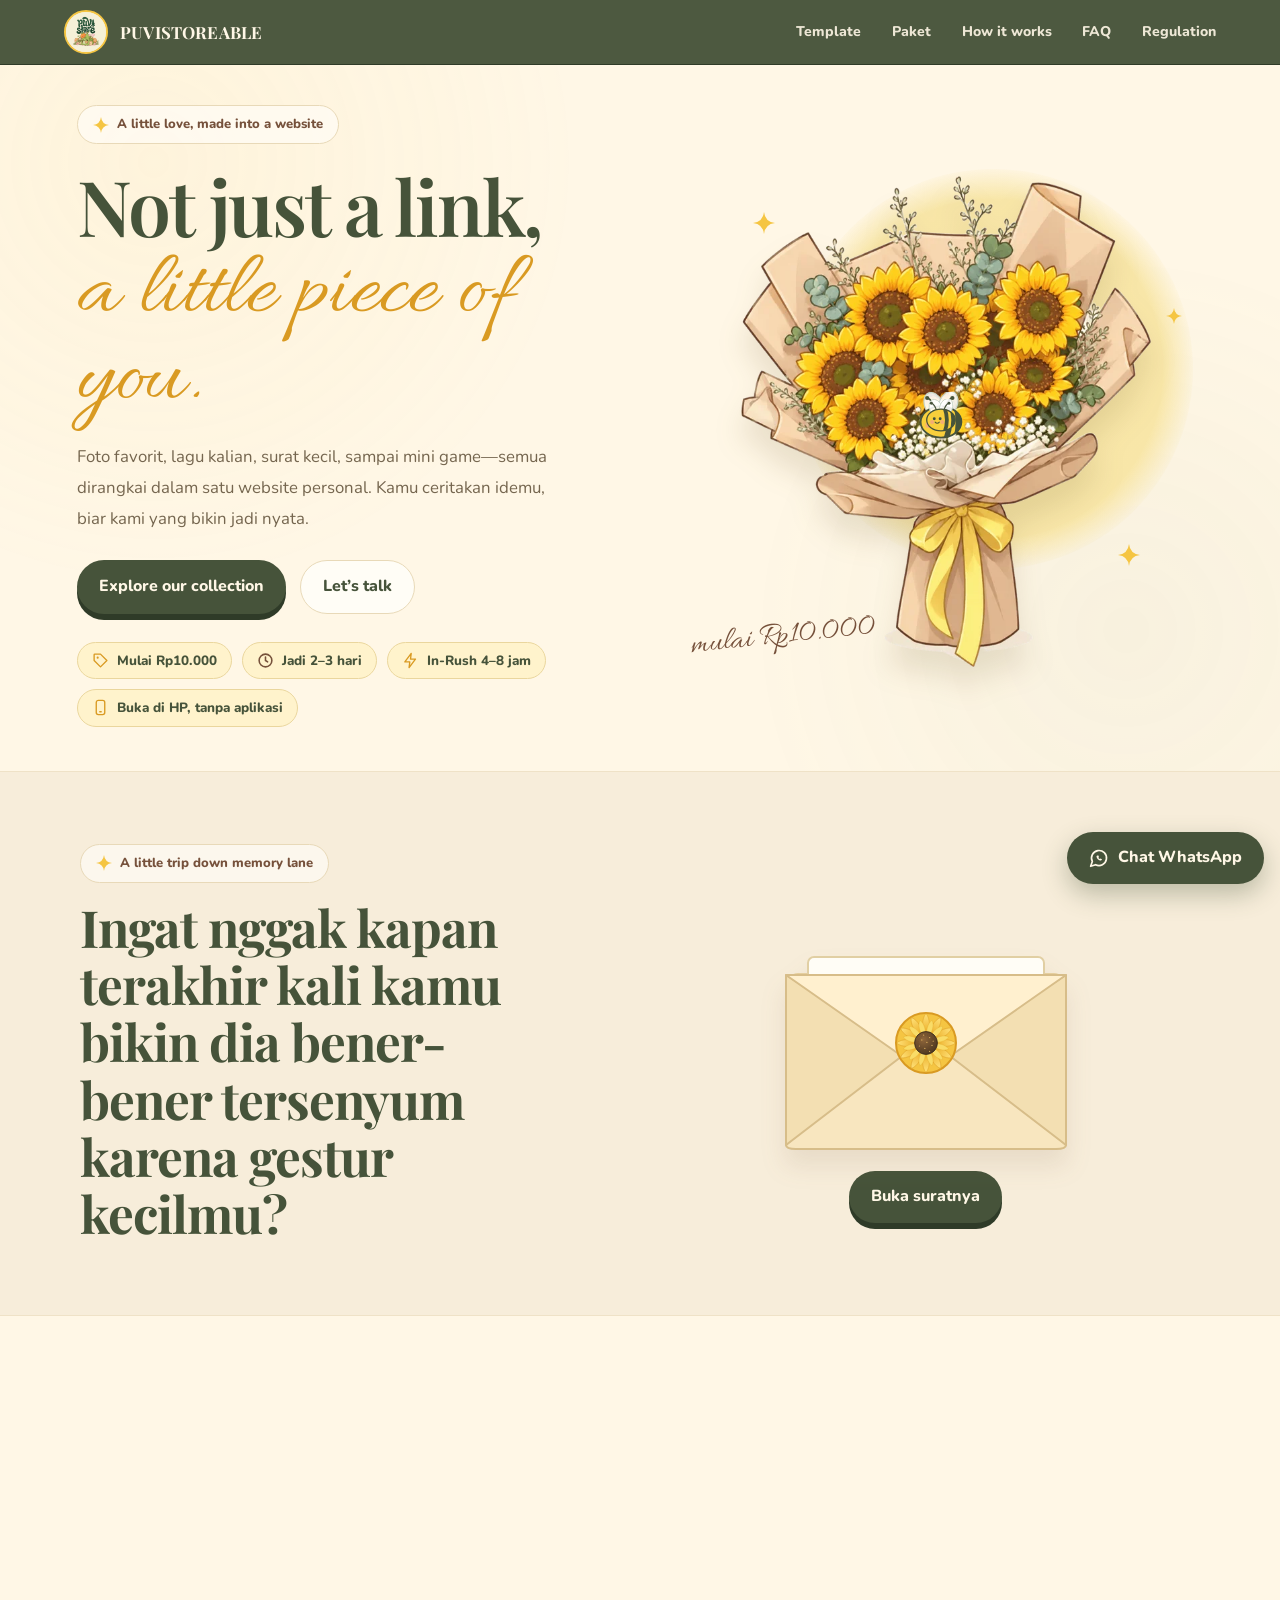
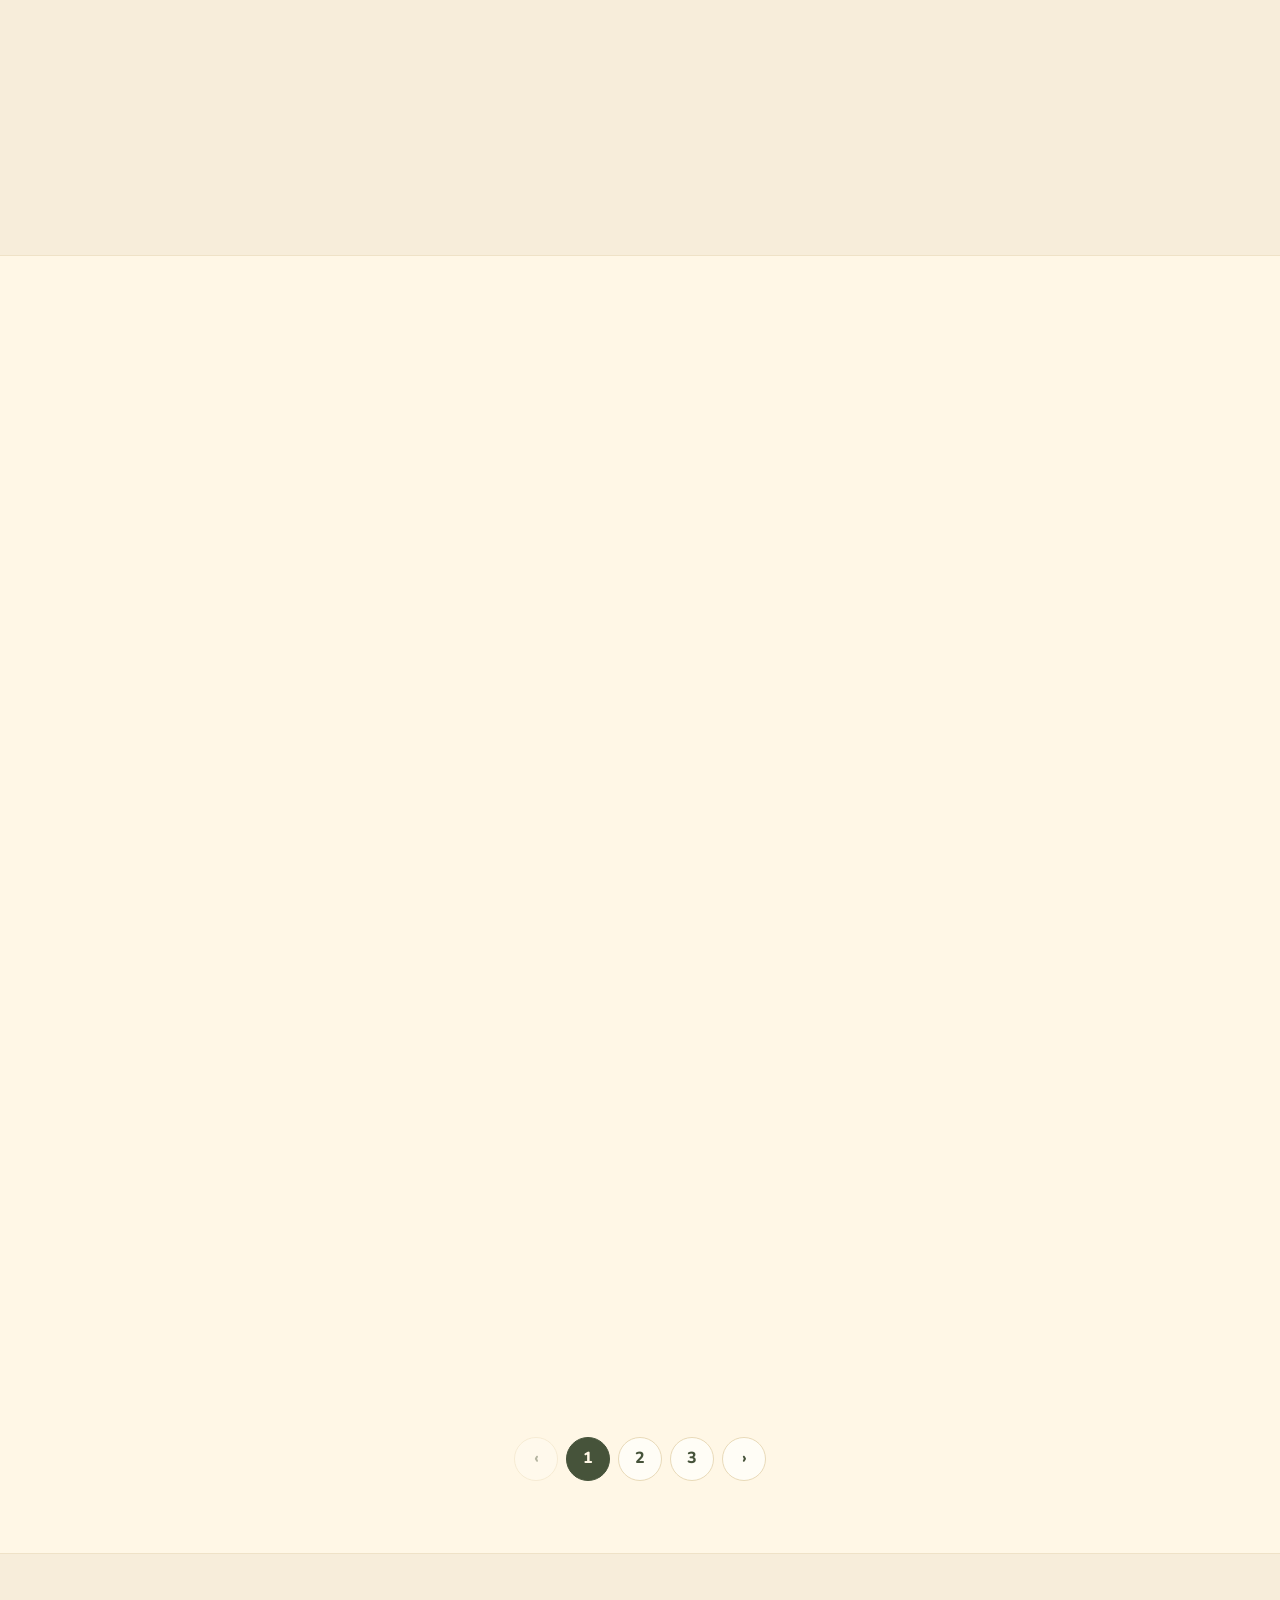
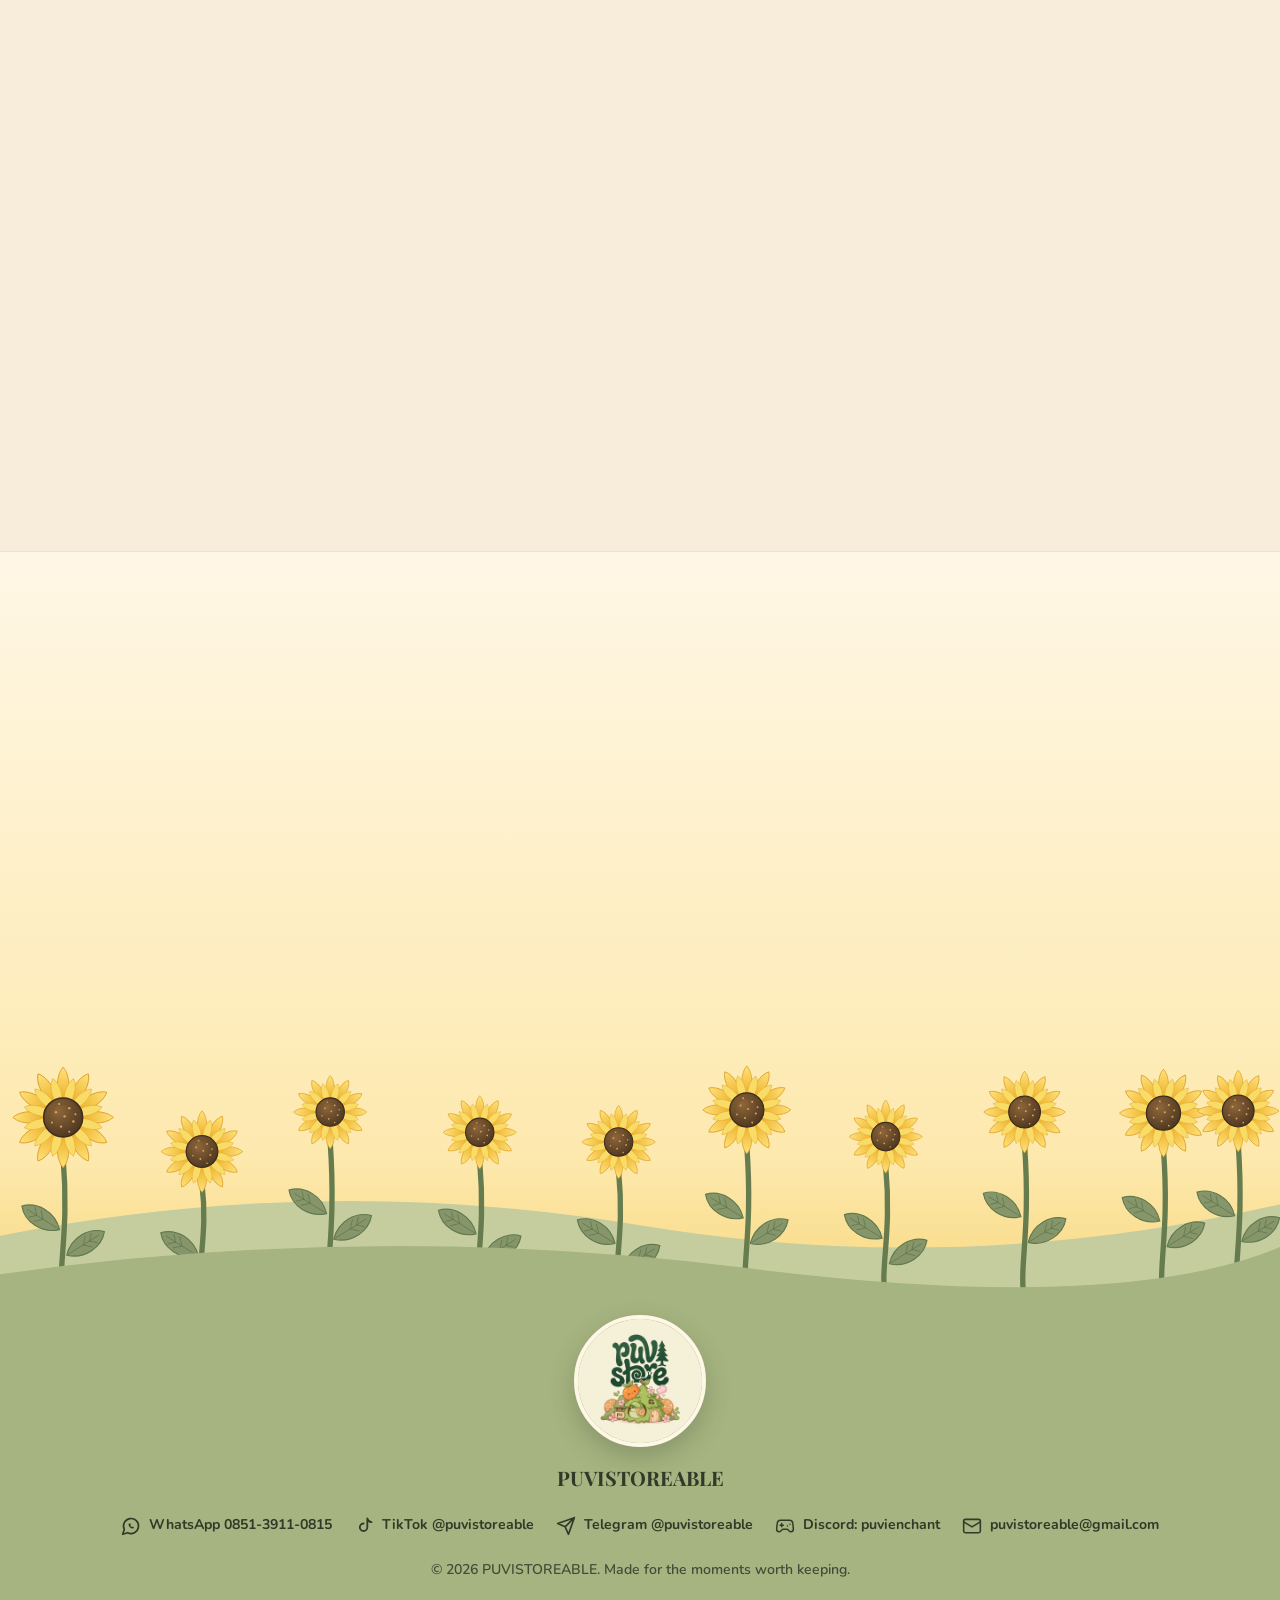
<file: main_website/index.html>
<!DOCTYPE html>
<html lang="id">

<head>
  <meta charset="UTF-8">
  <meta name="viewport" content="width=device-width,initial-scale=1">
  <title>PUVISTOREABLE – Website Romantis & Kado Digital</title>
  <meta name="description"
    content="Website romantis interaktif dan template Canva untuk anniversary, ulang tahun, dan momen spesial. Mulai Rp10.000.">
  <meta property="og:title" content="PUVISTOREABLE – Website Romantis & Kado Digital">
  <meta property="og:description"
    content="Satu link berisi foto, lagu, surat, dan mini game untuk pasanganmu. Mulai Rp10.000.">
  <meta name="theme-color" content="#46533a">
  <link rel="icon" type="image/webp"
    href="[data-uri]">
  <link rel="preconnect" href="https://fonts.googleapis.com">
  <link rel="preconnect" href="https://fonts.gstatic.com" crossorigin>
  <link
    href="https://fonts.googleapis.com/css2?family=Allura&family=Nunito:wght@400;600;700;800&family=Playfair+Display:wght@500;600;700&display=swap"
    rel="stylesheet">
  <script>document.documentElement.className = 'js'</script>
  <style>
    :root {
      --cream: #fff7e6;
      --paper: #fffdf6;
      --yellow: #f5c542;
      --honey: #d99a22;
      --sage: #87966a;
      --olive: #46533a;
      --brown: #76513b;
      --line: #e8d9b8;
      --soft: #75664f;
      --shadow: 0 18px 45px #66502a1c;
      --r: 24px
    }

    * {
      box-sizing: border-box
    }

    html {
      scroll-behavior: smooth;
      scroll-padding-top: 76px;
      overflow-x: clip
    }

    body {
      margin: 0;
      background: var(--cream);
      color: var(--olive);
      font-family: Nunito, system-ui, sans-serif;
      line-height: 1.6;
      overflow-x: clip;
      -webkit-tap-highlight-color: transparent
    }

    button,
    a {
      font: inherit;
      color: inherit
    }

    button {
      cursor: pointer
    }

    a {
      text-decoration: none
    }

    svg {
      display: block
    }

    button svg {
      pointer-events: none
    }

    h1,
    h2,
    h3,
    h4,
    p {
      margin-top: 0
    }

    h1,
    h2,
    h3,
    h4 {
      font-family: "Playfair Display", Georgia, serif;
      line-height: 1.12
    }

    ::selection {
      background: #f5d978
    }

    :focus-visible {
      outline: 3px solid var(--honey);
      outline-offset: 3px;
      border-radius: 10px
    }

    .ico {
      width: 1.15em;
      height: 1.15em;
      flex: none
    }

    .hand {
      font-family: Allura, cursive;
      font-weight: 400
    }

    body:before {
      content: "";
      position: fixed;
      inset: 0;
      pointer-events: none;
      z-index: 0;
      opacity: .35;
      background: radial-gradient(circle at 12% 18%, #f5d97844 0, transparent 32%), radial-gradient(circle at 88% 70%, #87966a2a 0, transparent 30%)
    }

    main,
    .site-nav,
    footer {
      position: relative;
      z-index: 1
    }

    /* NAV */
    .site-nav {
      position: sticky;
      top: 0;
      z-index: 30;
      display: flex;
      align-items: center;
      justify-content: space-between;
      padding: 10px clamp(18px, 5vw, 72px);
      background: #46533af5;
      backdrop-filter: blur(12px);
      border-bottom: 1px solid #2f3b28;
      color: var(--cream)
    }

    .brand {
      display: flex;
      align-items: center;
      gap: 12px;
      font-family: "Playfair Display", serif;
      font-weight: 700;
      font-size: 1.05rem;
      letter-spacing: .01em;
      color: var(--cream)
    }

    .brand img {
      width: 44px;
      height: 44px;
      border-radius: 50%;
      object-fit: cover;
      object-position: 50% 78%;
      border: 2px solid var(--yellow);
      background: #f5efd7
    }

    .nav-links {
      display: flex;
      align-items: center;
      gap: clamp(14px, 2.4vw, 32px);
      font-size: .88rem;
      font-weight: 800
    }

    .nav-links a,
    .nav-links button {
      opacity: .9;
      position: relative;
      padding: 6px 0;
      transition: .2s;
      background: none;
      border: 0;
      color: var(--cream)
    }

    .nav-links a:after {
      content: "";
      position: absolute;
      left: 0;
      right: 100%;
      bottom: 0;
      height: 2px;
      background: var(--yellow);
      transition: right .25s
    }

    .nav-links a:hover,
    .nav-links button:hover {
      opacity: 1;
      color: var(--yellow)
    }

    .nav-links a:hover:after {
      right: 0
    }

    .site-nav :focus-visible {
      outline-color: var(--yellow)
    }

    .menu-toggle {
      display: none;
      border: 1px solid #fff3;
      background: #ffffff14;
      color: var(--cream);
      border-radius: 12px;
      width: 44px;
      height: 44px;
      place-items: center
    }

    .menu-toggle svg {
      width: 22px;
      height: 22px
    }

    /* BUTTONS */
    .btn {
      display: inline-flex;
      align-items: center;
      justify-content: center;
      gap: 9px;
      border: 0;
      border-radius: 999px;
      padding: 13px 22px;
      font-weight: 800;
      transition: transform .2s, box-shadow .2s, background .2s;
      min-height: 46px;
      cursor: pointer
    }

    .btn:hover {
      transform: translateY(-2px)
    }

    .btn:active {
      transform: translateY(2px)
    }

    .btn-primary {
      background: var(--olive);
      color: var(--cream);
      box-shadow: 0 6px 0 #2f3b28
    }

    .btn-primary:hover {
      background: #3a4830;
      box-shadow: 0 8px 0 #2f3b28
    }

    .btn-primary:active {
      box-shadow: 0 2px 0 #2f3b28
    }

    .btn-secondary {
      background: var(--paper);
      border: 1px solid var(--line);
      color: var(--olive)
    }

    .btn-secondary:hover {
      background: #fff1c9;
      border-color: var(--yellow)
    }

    .btn.sm {
      padding: 9px 16px;
      font-size: .84rem;
      min-height: 40px
    }

    .btn-primary.sm {
      box-shadow: 0 4px 0 #2f3b28
    }

    .btn-primary.sm:hover {
      box-shadow: 0 6px 0 #2f3b28
    }

    .btn-primary.sm:active {
      box-shadow: 0 1px 0 #2f3b28
    }

    /* HERO */
    .hero {
      min-height: calc(84vh - 64px);
      display: grid;
      grid-template-columns: 1.05fr .95fr;
      align-items: center;
      gap: 24px;
      max-width: 1280px;
      margin: auto;
      padding: 40px clamp(22px, 6vw, 90px) 44px;
      position: relative
    }

    .petal-layer {
      position: absolute;
      inset: 0;
      pointer-events: none;
      overflow: hidden
    }

    .petal {
      position: absolute;
      top: -30px;
      width: 14px;
      height: 24px;
      opacity: 0;
      animation: fall linear infinite
    }

    @keyframes fall {
      0% {
        transform: translate(0, 0) rotate(0);
        opacity: 0
      }

      10% {
        opacity: .75
      }

      90% {
        opacity: .6
      }

      100% {
        transform: translate(var(--dx), var(--dy)) rotate(var(--rot));
        opacity: 0
      }
    }

    .eyebrow {
      display: inline-flex;
      align-items: center;
      gap: 8px;
      border: 1px solid var(--line);
      border-radius: 999px;
      padding: 8px 15px;
      background: #fffdf6b0;
      color: var(--brown);
      font-size: .82rem;
      font-weight: 800
    }

    .eyebrow svg {
      width: 16px;
      height: 16px
    }

    h1 {
      font-size: clamp(2.6rem, 6vw, 5rem);
      line-height: 1.04;
      letter-spacing: -.03em;
      margin: 22px 0 16px;
      font-weight: 600
    }

    h1 .hand {
      display: block;
      color: var(--honey);
      letter-spacing: 0;
      font-size: 1.2em;
      line-height: .95;
      margin-top: 4px
    }

    .hero-copy>p {
      max-width: 470px;
      line-height: 1.85;
      color: var(--soft);
      font-size: 1.05rem
    }

    .actions {
      display: flex;
      gap: 14px;
      flex-wrap: wrap;
      margin-top: 26px
    }

    .facts {
      display: flex;
      gap: 10px;
      flex-wrap: wrap;
      margin: 28px 0 0;
      padding: 0;
      list-style: none
    }

    .facts li {
      display: inline-flex;
      align-items: center;
      gap: 8px;
      background: #fff3cc;
      border: 1px solid #ead69d;
      border-radius: 999px;
      padding: 7px 14px;
      font-size: .84rem;
      font-weight: 800
    }

    .facts svg {
      width: 17px;
      height: 17px;
      color: var(--honey)
    }

    .hero-art {
      position: relative;
      display: grid;
      place-items: center;
      min-height: 500px
    }

    .sun-disc {
      position: absolute;
      width: min(34vw, 400px);
      aspect-ratio: 1;
      border-radius: 50%;
      background: radial-gradient(circle, #fbe9a8 0, #f8e6a8 60%, #f8e6a800 72%);
      top: 4%;
      right: 2%
    }

    .bouquet {
      position: relative;
      z-index: 2;
      width: min(100%, 430px);
      height: auto;
      animation: floaty 6s ease-in-out infinite;
      filter: drop-shadow(0 22px 14px #6c562324)
    }

    .hero-note {
      position: absolute;
      z-index: 3;
      left: 2%;
      bottom: 6%;
      font-size: 2rem;
      color: var(--brown);
      transform: rotate(-6deg);
      line-height: 1
    }

    .spark {
      position: absolute;
      z-index: 3;
      width: 22px;
      height: 22px;
      animation: twinkle 3s ease-in-out infinite
    }

    .spark.s1 {
      top: 12%;
      left: 14%
    }

    .spark.s2 {
      top: 30%;
      right: 4%;
      width: 16px;
      height: 16px;
      animation-delay: -1s
    }

    .spark.s3 {
      bottom: 22%;
      right: 12%;
      animation-delay: -2s
    }

    @keyframes twinkle {

      0%,
      100% {
        transform: scale(.7) rotate(0);
        opacity: .6
      }

      50% {
        transform: scale(1.15) rotate(20deg);
        opacity: 1
      }
    }

    .fly-bee {
      position: absolute;
      z-index: 4;
      width: 60px;
      animation: fly 11s ease-in-out infinite
    }

    .fly-bee.b2 {
      width: 42px;
      animation-duration: 15s;
      animation-delay: -6s
    }

    .fly-bee svg {
      animation: bob .35s ease-in-out infinite alternate
    }

    @keyframes fly {
      0% {
        left: 2%;
        top: 18%;
        transform: rotate(-6deg)
      }

      25% {
        left: 34%;
        top: 4%;
        transform: rotate(6deg)
      }

      50% {
        left: 70%;
        top: 20%;
        transform: rotate(-4deg)
      }

      75% {
        left: 44%;
        top: 46%;
        transform: rotate(8deg)
      }

      100% {
        left: 2%;
        top: 18%;
        transform: rotate(-6deg)
      }
    }

    @keyframes bob {
      from {
        translate: 0 -2px
      }

      to {
        translate: 0 3px
      }
    }

    @keyframes floaty {

      0%,
      100% {
        transform: translateY(0) rotate(-.6deg)
      }

      50% {
        transform: translateY(-9px) rotate(.8deg)
      }
    }

    /* SECTIONS */
    section {
      padding: 72px clamp(20px, 6vw, 90px);
      position: relative
    }

    .inner {
      max-width: 1120px;
      margin: auto
    }

    .heading {
      text-align: center;
      max-width: 680px;
      margin: 0 auto 34px
    }

    h2 {
      font-size: clamp(2rem, 4vw, 3.3rem);
      margin: 0 0 12px;
      letter-spacing: -.02em
    }

    h2 .hand {
      color: var(--honey);
      font-size: 1.25em;
      letter-spacing: 0
    }

    .heading p {
      color: var(--soft);
      line-height: 1.8;
      margin: 0
    }

    .alt {
      background: #f7edda;
      border-block: 1px solid #efe2c7
    }

    .js .rv .rvi {
      opacity: 0;
      transform: translate(var(--x, 0), var(--y, 46px)) scale(.95);
      transition: opacity .6s cubic-bezier(.22, 1, .36, 1), transform .95s cubic-bezier(.22, 1, .36, 1);
      transition-delay: calc(var(--i, 0)*85ms)
    }

    .js .rv.in .rvi {
      opacity: 1;
      transform: none
    }

    .rv.in .fg .art {
      animation: artPop .95s cubic-bezier(.34, 1.56, .64, 1) backwards;
      animation-delay: calc(var(--i, 0)*90ms + 380ms)
    }

    @keyframes artPop {
      0% {
        opacity: 0;
        scale: .2
      }

      55% {
        opacity: 1;
        scale: 1.16
      }

      76% {
        scale: .92
      }

      100% {
        scale: 1
      }
    }

    @keyframes cardIn {
      from {
        opacity: 0;
        transform: translateY(34px) scale(.9)
      }

      to {
        opacity: 1;
        transform: none
      }
    }

    @keyframes heroIn {
      from {
        opacity: 0;
        transform: translateY(34px)
      }

      to {
        opacity: 1;
        transform: none
      }
    }

    .js .hero-copy>* {
      animation: heroIn .9s cubic-bezier(.22, 1, .36, 1) backwards;
      animation-delay: calc(var(--h, 0)*110ms)
    }

    .js .hero-art {
      animation: heroIn 1s cubic-bezier(.22, 1, .36, 1) .25s backwards
    }

    /* STORY */
    .story {
      display: grid;
      grid-template-columns: 1fr 1.1fr;
      gap: clamp(32px, 6vw, 72px);
      align-items: center
    }

    .story h2 {
      max-width: 15ch
    }

    .paper {
      position: relative;
      max-width: 560px;
      background: #fffdf6;
      border: 1px solid var(--line);
      border-radius: 10px;
      padding: clamp(26px, 5vw, 44px);
      box-shadow: var(--shadow);
      background-image: repeating-linear-gradient(transparent 0 33px, #efe3c740 33px 34px);
      transform: rotate(-.8deg)
    }

    .paper:before {
      content: "";
      position: absolute;
      inset: 9px;
      border: 1px dashed #e6d2a9;
      pointer-events: none
    }

    .paper p {
      position: relative;
      line-height: 2.1;
      color: #6b5b43;
      margin: 0 0 14px
    }

    .paper p:last-of-type {
      margin-bottom: 0
    }

    /* VERSUS */
    .vs {
      display: grid;
      grid-template-columns: 1fr 1fr;
      gap: 20px;
      max-width: 900px;
      margin: auto
    }

    .box {
      background: var(--paper);
      border: 1px solid var(--line);
      border-radius: var(--r);
      padding: 26px;
      box-shadow: var(--shadow)
    }

    .box h3 {
      font-size: 1.25rem;
      margin-bottom: 14px;
      color: var(--brown)
    }

    .bub {
      display: inline-block;
      background: #efe6d2;
      border-radius: 16px 16px 16px 4px;
      padding: 10px 16px;
      color: var(--soft);
      margin-bottom: 12px
    }

    .box .note {
      color: var(--soft);
      font-size: .92rem;
      margin: 0
    }

    .mini {
      border-radius: 18px;
      padding: 20px;
      background: linear-gradient(160deg, #fff2c4, #fde9ae);
      border: 1px solid #ecd48c;
      text-align: center;
      margin-bottom: 12px
    }

    .mini svg {
      width: 54px;
      height: 54px;
      margin: 0 auto 6px
    }

    .mini b {
      font-family: "Playfair Display", serif;
      font-size: 1.15rem;
      display: block;
      color: var(--brown)
    }

    .mini span {
      font-size: .86rem;
      color: var(--soft)
    }

    /* PACKAGES */
    .tb {
      overflow-x: auto;
      max-width: 960px;
      margin: 0 auto;
      background: var(--paper);
      border: 1px solid var(--line);
      border-radius: var(--r);
      box-shadow: var(--shadow)
    }

    table {
      width: 100%;
      border-collapse: collapse;
      font-size: .92rem;
      min-width: 600px
    }

    th,
    td {
      padding: 14px 16px;
      border-bottom: 1px solid #efe3c7;
      text-align: left
    }

    tr:last-child td {
      border-bottom: 0
    }

    thead th {
      background: #fff1c9;
      font-family: "Playfair Display", serif;
      font-size: 1.05rem;
      color: var(--brown)
    }

    tbody td:first-child {
      font-weight: 800;
      color: var(--brown)
    }

    td svg {
      width: 18px;
      height: 18px;
      color: var(--honey)
    }

    .ab3 {
      display: grid;
      grid-template-columns: repeat(2, 1fr);
      gap: 18px;
      max-width: 960px;
      margin: 22px auto 0
    }

    .ab ul {
      list-style: none;
      padding: 0;
      margin: 0;
      display: grid;
      gap: 8px;
      font-size: .9rem
    }

    .ab li {
      display: flex;
      justify-content: space-between;
      gap: 10px;
      border-bottom: 1px dashed var(--line);
      padding-bottom: 7px
    }

    .ab li b {
      color: var(--brown);
      white-space: nowrap
    }

    .price {
      font-family: "Playfair Display", serif;
      font-weight: 700;
      font-size: 1.3rem;
      color: var(--brown)
    }

    .ab p {
      color: var(--soft);
      font-size: .9rem;
      margin: 8px 0 0
    }

    .ab .price {
      font-size: 1.6rem;
      color: var(--brown);
      margin: 2px 0 0
    }

    .price small {
      font: 700 .85rem Nunito, sans-serif;
      color: var(--soft)
    }

    .ab .btn {
      margin-top: 14px
    }

    /* TEMPLATES */
    .chips {
      display: flex;
      gap: 10px;
      flex-wrap: wrap;
      justify-content: center;
      margin: 0 0 30px
    }

    .chip {
      padding: 9px 20px;
      border-radius: 999px;
      border: 1px solid var(--line);
      background: var(--paper);
      color: var(--olive);
      font-weight: 800;
      font-size: .88rem;
      transition: .2s
    }

    .chip:hover {
      border-color: var(--yellow);
      background: #fff1c9
    }

    .chip.on {
      background: var(--olive);
      border-color: var(--olive);
      color: var(--cream)
    }

    .grid {
      display: grid;
      grid-template-columns: repeat(auto-fill, minmax(230px, 1fr));
      gap: 18px
    }

    .card {
      background: var(--paper);
      border: 1px solid var(--line);
      border-radius: var(--r);
      padding: 12px 12px 18px;
      box-shadow: var(--shadow);
      display: flex;
      flex-direction: column;
      transition: transform .3s, border-color .3s
    }

    .card:hover {
      transform: translateY(-5px) rotate(-.5deg);
      border-color: var(--yellow)
    }

    .th {
      position: relative;
      aspect-ratio: 4/3;
      border-radius: 16px;
      display: grid;
      place-items: center;
      font-size: 3.2rem;
      overflow: hidden;
      background: radial-gradient(circle at 50% 60%, #fff2c4, #fde9ae 80%)
    }

    .th img {
      position: absolute;
      inset: 0;
      width: 100%;
      height: 100%;
      object-fit: cover
    }

    .th .petal-deco {
      position: absolute;
      right: -18px;
      bottom: -18px;
      width: 72px;
      height: 72px;
      opacity: .5
    }

    .th[data-k=silver] {
      background: radial-gradient(circle at 50% 60%, #f4f4e0, #dfe6c8 80%)
    }

    .th[data-k=gold] {
      background: radial-gradient(circle at 50% 60%, #ffe9a0, #f6cf61 85%)
    }

    .th[data-k=canva] {
      background: radial-gradient(circle at 50% 60%, #fbeedc, #efd8bb 85%)
    }

    .bd {
      position: absolute;
      top: 10px;
      left: 10px;
      z-index: 2;
      font-size: .74rem;
      font-weight: 800;
      background: var(--paper);
      border: 1px solid var(--line);
      padding: 3px 11px;
      border-radius: 999px;
      color: var(--brown)
    }

    .cb {
      padding: 14px 6px 0;
      display: flex;
      flex-direction: column;
      gap: 6px;
      flex: 1
    }

    .cb h3 {
      font-size: 1.15rem;
      margin: 0
    }

    .cb p {
      font-size: .86rem;
      color: var(--soft);
      margin: 0;
      flex: 1;
      line-height: 1.6
    }

    .pr {
      font-family: "Playfair Display", serif;
      font-weight: 700;
      color: var(--brown);
      font-size: 1.2rem
    }

    .row {
      display: flex;
      gap: 10px;
      margin-top: 8px;
      flex-wrap: wrap
    }

    .row .btn {
      flex: 1
    }

    /* FEATURES */
    .fg {
      display: grid;
      grid-template-columns: repeat(3, 1fr);
      gap: 18px;
      max-width: 1000px;
      margin: auto
    }

    .fg>div {
      background: var(--paper);
      border: 1px solid var(--line);
      border-radius: var(--r);
      padding: 0;
      text-align: center;
      box-shadow: var(--shadow)
    }

    .ic {
      width: 60px;
      height: 60px;
      margin: 0 auto 12px;
      border-radius: 50%;
      display: grid;
      place-items: center;
      background: radial-gradient(circle at 50% 60%, #fff2c4, #fde9ae);
      border: 1px solid #ecd48c;
      color: var(--brown)
    }

    .ic svg {
      width: 28px;
      height: 28px
    }

    .fg h3 {
      font-size: 1.15rem;
      margin-bottom: 4px
    }

    .fg span {
      font-size: .88rem;
      color: var(--soft);
      line-height: 1.6;
      display: block
    }

    /* TESTIMONIALS */
    .tr {
      display: flex;
      gap: 14px;
      overflow-x: auto;
      scroll-snap-type: x mandatory;
      padding: 6px 0 10px
    }

    .tr>* {
      flex: 0 0 220px;
      height: 330px;
      scroll-snap-align: start;
      border-radius: 18px;
      object-fit: cover
    }

    .tr .ph0 {
      border: 1px dashed var(--honey);
      display: grid;
      place-items: center;
      text-align: center;
      padding: 20px;
      font-size: .84rem;
      color: var(--soft);
      background: var(--paper)
    }

    .tr>.rc {
      height: auto;
      flex: 0 0 280px;
      background: var(--paper);
      border: 1px solid var(--line);
      border-radius: var(--r);
      padding: 20px;
      box-shadow: var(--shadow);
      display: flex;
      flex-direction: column;
      gap: 8px
    }

    .rc .stars {
      color: var(--honey);
      font-size: 1.15rem;
      letter-spacing: 2px
    }

    .rc .tp {
      font-size: .78rem;
      font-weight: 700;
      color: var(--olive);
      background: #87966a22;
      align-self: flex-start;
      padding: 3px 10px;
      border-radius: 99px
    }

    .rc p {
      margin: 0;
      font-size: .9rem;
      line-height: 1.6;
      color: var(--brown)
    }

    /* STEPS */
    .st {
      display: grid;
      grid-template-columns: repeat(4, 1fr);
      gap: 18px;
      max-width: 1040px;
      margin: auto;
      counter-reset: s
    }

    .st>div {
      position: relative;
      counter-increment: s;
      background: var(--paper);
      border: 1px solid var(--line);
      border-radius: var(--r);
      padding: 26px 20px 22px;
      text-align: center;
      box-shadow: var(--shadow)
    }

    .st>div:before {
      content: counter(s);
      display: grid;
      place-items: center;
      width: 44px;
      height: 44px;
      margin: 0 auto 12px;
      border-radius: 50%;
      background: var(--yellow);
      color: var(--olive);
      font: 700 1.3rem "Playfair Display", serif;
      box-shadow: 0 0 0 6px #f5c54230
    }

    .st>div:not(:last-child):after {
      content: "";
      position: absolute;
      top: 48px;
      left: calc(50% + 40px);
      width: calc(100% - 44px + 18px);
      border-top: 2px dashed #e0c98e
    }

    .st strong {
      display: block;
      font-family: "Playfair Display", serif;
      font-size: 1.1rem;
      margin-bottom: 4px
    }

    .st span {
      font-size: .88rem;
      color: var(--soft);
      line-height: 1.6;
      display: block
    }

    /* FAQ */
    .faq {
      max-width: 700px;
      margin: auto;
      display: grid;
      gap: 12px
    }

    details {
      background: var(--paper);
      border: 1px solid var(--line);
      border-radius: 18px;
      box-shadow: var(--shadow);
      transition: border-color .2s
    }

    details[open] {
      border-color: var(--yellow)
    }

    summary {
      cursor: pointer;
      padding: 16px 20px;
      font: 600 1.05rem "Playfair Display", serif;
      list-style: none;
      display: flex;
      justify-content: space-between;
      align-items: center;
      gap: 12px
    }

    summary::-webkit-details-marker {
      display: none
    }

    summary:after {
      content: "";
      flex: none;
      width: 26px;
      height: 26px;
      border-radius: 50%;
      background: #fff1c9 url("data:image/svg+xml,%3Csvg xmlns='http://www.w3.org/2000/svg' viewBox='0 0 24 24'%3E%3Cpath d='M12 6v12M6 12h12' stroke='%23d99a22' stroke-width='2.6' stroke-linecap='round'/%3E%3C/svg%3E") center/18px no-repeat;
      transition: transform .25s
    }

    details[open] summary:after {
      transform: rotate(45deg)
    }

    details p {
      padding: 0 20px 18px;
      margin: 0;
      color: var(--soft);
      line-height: 1.75;
      font-size: .95rem
    }

    /* FINALE */
    .final {
      text-align: center;
      overflow: hidden;
      padding-bottom: 0;
      background: linear-gradient(#fff7e6, #fde9ae 80%, #f8d77c)
    }

    .final h2 {
      max-width: 760px;
      margin: 0 auto 14px;
      font-size: clamp(2.2rem, 5vw, 4rem)
    }

    .final h2 .hand {
      display: block;
      font-size: 1.25em
    }

    .final p.lead {
      max-width: 520px;
      margin: 0 auto;
      color: var(--soft);
      line-height: 1.85
    }

    .final .actions {
      justify-content: center
    }

    .field-svg {
      display: block;
      width: 100vw;
      max-width: none;
      margin: 40px 0 -2px 50%;
      transform: translateX(-50%);
      height: clamp(150px, 21.7vw, 420px)
    }

    /* FOOTER */
    footer {
      background: #a6b481;
      color: #2f3b28;
      text-align: center;
      padding: 10px 20px 100px;
      font-size: .88rem;
      font-weight: 700
    }

    .f-logo {
      width: 132px;
      height: 132px;
      border-radius: 50%;
      object-fit: cover;
      margin: -4px auto 8px;
      border: 4px solid var(--cream);
      box-shadow: 0 10px 24px #2f3b2840;
      background: #f5efd7
    }

    .fb {
      font-family: "Playfair Display", serif;
      font-size: 1.25rem;
      font-weight: 700;
      margin: 0 0 14px
    }

    .fl {
      display: flex;
      flex-wrap: wrap;
      gap: 10px 22px;
      justify-content: center;
      margin-bottom: 16px
    }

    .fl a,
    .fl span {
      display: inline-flex;
      align-items: center;
      gap: 8px;
      padding: 6px 0
    }

    .fl svg {
      width: 20px;
      height: 20px
    }

    .fl a:hover {
      text-decoration: underline;
      text-underline-offset: 4px
    }

    footer p.copy {
      margin: 0;
      opacity: .85;
      font-weight: 600
    }

    .wa svg {
      width: 20px;
      height: 20px
    }

    .wa {
      position: fixed;
      right: 16px;
      bottom: 16px;
      z-index: 40;
      box-shadow: 0 10px 26px #46533a55
    }

    /* MODALS */
    .md {
      position: fixed;
      inset: 0;
      z-index: 90;
      display: none;
      place-items: center;
      padding: 18px;
      background: #46533a88;
      backdrop-filter: blur(5px)
    }

    .md.on {
      display: grid;
      animation: fadeIn .25s
    }

    .pn {
      position: relative;
      width: min(560px, 100%);
      max-height: 88vh;
      overflow: auto;
      background: var(--paper);
      border: 1px solid var(--line);
      border-radius: 28px;
      padding: clamp(24px, 5vw, 38px);
      box-shadow: 0 30px 70px #3c2f1a40;
      animation: fadeUp .35s ease;
      font-size: .94rem
    }

    .pn h3 {
      font-size: 1.7rem;
      color: var(--brown);
      margin-bottom: 12px
    }

    .pn h4 {
      font-size: 1.05rem;
      margin: 18px 0 6px;
      color: var(--brown)
    }

    .pn p {
      line-height: 1.75;
      color: var(--soft);
      margin: 10px 0 0
    }

    .pn>.btn-secondary {
      width: 100%
    }

    .pn .btn-primary {
      margin-top: 16px;
      width: 100%
    }

    .mb {
      display: grid;
      grid-template-columns: repeat(auto-fit, minmax(130px, 1fr));
      gap: 10px;
      margin: 14px 0
    }

    .mb div {
      height: 110px;
      border-radius: 14px;
      display: grid;
      place-items: center;
      font-size: 2rem;
      overflow: hidden
    }

    .mb img {
      width: 100%;
      height: 100%;
      object-fit: cover
    }

    .bf {
      list-style: none;
      padding: 0;
      display: grid;
      gap: 7px;
      margin: 8px 0
    }

    .bf li {
      display: flex;
      gap: 10px;
      align-items: flex-start;
      color: var(--soft);
      line-height: 1.55
    }

    .bf svg {
      width: 18px;
      height: 18px;
      color: var(--honey);
      margin-top: 3px
    }

    .ad label {
      display: flex;
      justify-content: space-between;
      gap: 10px;
      padding: 10px 0;
      border-bottom: 1px dashed var(--line);
      cursor: pointer;
      color: var(--soft)
    }

    .ad input {
      accent-color: var(--honey);
      width: 17px;
      height: 17px;
      vertical-align: -3px;
      margin-right: 6px
    }

    .tot {
      display: flex;
      justify-content: space-between;
      align-items: center;
      margin-top: 14px;
      font-size: 1.1rem
    }

    .tot b {
      font-family: "Playfair Display", serif;
      color: var(--brown);
      font-size: 1.4rem
    }

    .pn .row .btn {
      margin-top: 0;
      width: auto
    }

    @keyframes fadeUp {
      from {
        opacity: 0;
        transform: translateY(14px)
      }

      to {
        opacity: 1;
        transform: none
      }
    }

    @keyframes fadeIn {
      from {
        opacity: 0
      }

      to {
        opacity: 1
      }
    }

    /* eyebrow in headings */
    .heading .eyebrow,
    .story-head .eyebrow,
    .final .eyebrow {
      margin-bottom: 16px
    }

    .story-head h2 {
      margin-bottom: 0
    }

    /* FEATURE ART (sunflower card style) */
    .fg .art {
      width: 100%;
      max-width: 140px;
      aspect-ratio: 1;
      margin: 0 auto 12px;
      border-radius: 20px;
      background: radial-gradient(circle at 50% 60%, #fff2c4, #fffdf6 70%);
      display: grid;
      place-items: center
    }

    .fg .art svg {
      width: 88%;
      height: 88%
    }

    /* ENVELOPE + LETTER */
    .letter-col {
      text-align: center;
      width: 100%;
      max-width: 600px;
      margin-inline: auto
    }

    .env-btn {
      border: 0;
      background: transparent;
      display: block;
      margin: 0 auto 18px;
      width: min(320px, 76vw);
      padding: 0;
      transition: transform .3s
    }

    .env-btn:hover {
      transform: translateY(-5px) rotate(-1deg)
    }

    .env-btn svg {
      width: 100%;
      overflow: visible;
      filter: drop-shadow(0 16px 12px #76513b1c)
    }

    .env-btn .fc,
    .env-btn .seal {
      transition: transform .6s ease, opacity .5s
    }

    .env-btn .fc {
      transform-origin: 160px 62px
    }

    .env-btn .fo {
      opacity: 0;
      transition: opacity .4s .25s
    }

    .env-btn .pk {
      transition: transform .8s ease .3s
    }

    .env-btn.open .fc {
      transform: scaleY(0)
    }

    .env-btn.open .seal {
      opacity: 0;
      transform: scale(.4)
    }

    .env-btn.open .fo {
      opacity: 1
    }

    .env-btn.open .pk {
      transform: translateY(-46px)
    }

    .btn[disabled] {
      opacity: .65;
      pointer-events: none
    }

    .paper {
      display: none;
      max-width: none;
      margin: 26px auto 0;
      transform: none;
      text-align: left
    }

    .paper.open {
      display: block;
      animation: fadeUp .7s ease
    }

    .paper h3 {
      font-family: Allura, cursive;
      font-weight: 400;
      font-size: 2.3rem;
      color: var(--brown);
      margin: 0 0 6px;
      position: relative
    }

    .paper .sig {
      font-weight: bold;
      font-family: cursive;
      font-size: 1.2rem;
      color: var(--honey);
      line-height: 1.3;
      margin: 10px 0 0
    }

    .paper .bow-end {
      width: 84px;
      height: 56px;
      margin: 6px 0 0 auto
    }

    .caret:after {
      content: "";
      display: inline-block;
      width: 2px;
      height: 1.1em;
      background: var(--honey);
      margin-left: 2px;
      vertical-align: -.2em;
      animation: blink .8s steps(1) infinite
    }

    @keyframes blink {
      50% {
        opacity: 0
      }
    }

    .skip-hint {
      font-size: .78rem;
      color: var(--soft);
      margin: 12px 0 0
    }

    /* PHONE + HEARTBEAT */
    .vs {
      align-items: center
    }

    .stage {
      position: relative;
      max-width: 300px;
      margin: 6px auto 12px;
      padding: 10px 0
    }

    .glow {
      position: absolute;
      left: 50%;
      top: 50%;
      width: 360px;
      max-width: 100vw;
      height: 360px;
      margin: -180px 0 0 -180px;
      background: radial-gradient(closest-side, #f5c54255, #f5c54222 55%, transparent 72%);
      pointer-events: none
    }

    .rg {
      position: absolute;
      left: 50%;
      top: 50%;
      width: 220px;
      height: 220px;
      margin: -110px 0 0 -110px;
      border-radius: 50%;
      border: 1px solid #d99a2299;
      opacity: 0;
      animation: rg 2.6s infinite
    }

    .rg:nth-of-type(2) {
      animation-delay: .2s
    }

    .rg:nth-of-type(3) {
      animation-delay: .4s
    }

    @keyframes rg {

      0%,
      34% {
        transform: scale(.5);
        opacity: 0
      }

      36% {
        opacity: .6
      }

      90%,
      100% {
        transform: scale(1.35);
        opacity: 0
      }
    }

    .phone {
      position: relative;
      z-index: 1;
      width: 200px;
      height: 380px;
      border: 8px solid var(--olive);
      border-radius: 34px;
      background: linear-gradient(#fffdf6, #fff2c4);
      margin: auto;
      overflow: hidden;
      box-shadow: 0 26px 50px -18px #46533a88
    }

    .phone:before {
      content: "";
      position: absolute;
      top: 0;
      left: 50%;
      width: 60px;
      height: 14px;
      margin-left: -30px;
      background: var(--olive);
      border-radius: 0 0 12px 12px;
      z-index: 2
    }

    .sc {
      position: absolute;
      inset: 0;
      display: flex;
      flex-direction: column;
      align-items: center;
      justify-content: center;
      gap: 12px;
      padding: 24px 18px;
      text-align: center;
      opacity: 0;
      transition: opacity .6s;
      font-size: .9rem
    }

    .sc.on {
      opacity: 1
    }

    .sc b {
      font: 600 1.15rem "Playfair Display", serif;
      color: var(--brown)
    }

    .sc span {
      color: var(--soft);
      font-size: .86rem;
      line-height: 1.5
    }

    .sc .h {
      width: 64px;
      height: 58px;
      animation: bt 1.1s infinite
    }

    @keyframes bt {
      50% {
        transform: scale(1.15)
      }
    }

    .g {
      display: grid;
      grid-template-columns: 1fr 1fr;
      gap: 6px;
      width: 100%
    }

    .g i {
      aspect-ratio: 1;
      border-radius: 10px;
      background: linear-gradient(135deg, #ffe27a, #d99a22)
    }

    .g i:nth-child(2) {
      background: linear-gradient(135deg, #c9d6a4, #87966a)
    }

    .g i:nth-child(3) {
      background: linear-gradient(135deg, #fff2c4, #f0b82e)
    }

    .g i:nth-child(4) {
      background: linear-gradient(135deg, #e5cf9f, #76513b)
    }

    .eq {
      display: flex;
      gap: 5px;
      align-items: flex-end;
      height: 56px
    }

    .eq u {
      width: 7px;
      height: 30%;
      background: var(--honey);
      border-radius: 4px;
      animation: eq 1s infinite ease-in-out
    }

    .eq u:nth-child(2) {
      animation-delay: .2s
    }

    .eq u:nth-child(3) {
      animation-delay: .4s
    }

    .eq u:nth-child(4) {
      animation-delay: .1s
    }

    .eq u:nth-child(5) {
      animation-delay: .3s
    }

    @keyframes eq {
      50% {
        height: 100%
      }
    }

    .ecg {
      position: absolute;
      z-index: 2;
      left: 0;
      top: 84%;
      width: 100%;
      height: auto;
      transform: translateY(-50%);
      overflow: visible;
      pointer-events: none
    }

    .ecg path {
      fill: none;
      stroke: #f0b82e;
      stroke-width: 14;
      stroke-linecap: round;
      stroke-linejoin: round;
      stroke-dasharray: 1;
      filter: drop-shadow(0 0 6px #f5c542);
      animation: ecg 2.6s linear infinite
    }

    @keyframes ecg {
      0% {
        stroke-dashoffset: 1;
        opacity: 1
      }

      70% {
        stroke-dashoffset: 0;
        opacity: 1
      }

      88%,
      100% {
        stroke-dashoffset: 0;
        opacity: 0
      }
    }

    .hrt {
      position: absolute;
      z-index: 3;
      right: 6px;
      top: -2px;
      width: 56px;
      height: 56px;
      filter: drop-shadow(0 0 12px #f5c542aa);
      animation: hb 2.6s infinite
    }

    @keyframes hb {

      0%,
      30% {
        transform: scale(1)
      }

      36% {
        transform: scale(1.25)
      }

      46%,
      100% {
        transform: scale(1)
      }
    }

    .dots {
      display: flex;
      gap: 6px;
      justify-content: center;
      margin: 6px 0 14px
    }

    .dots i {
      width: 7px;
      height: 7px;
      border-radius: 50%;
      background: #e3d4ad
    }

    .dots i.on {
      background: var(--honey)
    }

    /* ---- v4 additions ---- */
    .story-head p {
      color: var(--soft);
      line-height: 1.8;
      margin: 14px 0 0;
      max-width: 44ch
    }

    .final p.lead {
      margin-top: 0
    }

    /* letter: envelope tucks into the paper corner once opened */
    .letter-col.opened {
      position: relative;
      padding-top: 50px
    }

    .letter-col.opened .env-btn {
      position: absolute;
      top: 0;
      right: 6px;
      width: 116px;
      margin: 0;
      z-index: 0;
      rotate: 8deg;
      transform-origin: 100% 0;
      pointer-events: none;
      animation: tuck .8s cubic-bezier(.34, 1.56, .64, 1) backwards
    }

    .letter-col.opened #envCta {
      display: none
    }

    .letter-col.opened .paper {
      position: relative;
      z-index: 1;
      margin-top: 0
    }

    @keyframes tuck {
      from {
        scale: 2;
        opacity: .4;
        translate: -40px 70px
      }

      to {
        scale: 1;
        opacity: 1;
        translate: 0 0
      }
    }

    /* pager */
    .pager {
      display: flex;
      gap: 8px;
      justify-content: center;
      flex-wrap: wrap;
      margin-top: 24px
    }

    .pg {
      min-width: 44px;
      height: 44px;
      border-radius: 50%;
      border: 1px solid var(--line);
      background: var(--paper);
      font-weight: 800;
      color: var(--olive);
      transition: .2s
    }

    .pg:hover {
      border-color: var(--yellow);
      background: #fff1c9
    }

    .pg.on {
      background: var(--olive);
      color: var(--cream);
      border-color: var(--olive)
    }

    .pg:disabled {
      opacity: .4;
      pointer-events: none
    }

    /* clickable feature cards */
    .fx {
      display: block;
      width: 100%;
      padding: 24px 20px;
      background: none;
      border: 0;
      color: inherit;
      font: inherit;
      text-align: center;
      border-radius: var(--r)
    }

    .fx .ft {
      display: block;
      font: 600 1.15rem "Playfair Display", Georgia, serif;
      margin-bottom: 4px
    }

    .fx .hint {
      display: inline-block;
      margin-top: 10px;
      font: 800 .74rem Nunito, sans-serif;
      font-style: normal;
      color: var(--brown);
      background: #fff1c9;
      border: 1px solid #ecd48c;
      border-radius: 999px;
      padding: 4px 12px
    }

    /* feature demos in modal */
    .pn .demo {
      margin: 14px 0;
      padding: 18px;
      border-radius: 20px;
      background: linear-gradient(160deg, #fff7e0, #fde9ae);
      border: 1px solid #ecd48c;
      text-align: center
    }

    .pn .dn {
      font-size: .82rem;
      margin: 0 0 14px
    }

    .demo .btn-primary {
      width: auto;
      margin-top: 0
    }

    .mp {
      display: flex;
      flex-direction: column;
      align-items: center;
      gap: 10px
    }

    .disc {
      width: 104px;
      height: 104px;
      border-radius: 50%;
      background: radial-gradient(circle, #46533a 0 12%, #2f3b28 13% 100%);
      display: grid;
      place-items: center;
      box-shadow: 0 10px 24px #46533a44;
      animation: spin 6s linear infinite;
      animation-play-state: paused
    }

    .disc svg {
      width: 76px;
      height: 76px
    }

    .mp.playing .disc {
      animation-play-state: running
    }

    @keyframes spin {
      to {
        rotate: 360deg
      }
    }

    .mi {
      width: 100%
    }

    .mi b {
      font: 600 1.1rem "Playfair Display", serif;
      display: block;
      color: var(--brown)
    }

    .mi span {
      font-size: .82rem;
      color: var(--soft)
    }

    .pbar {
      height: 6px;
      border-radius: 99px;
      background: #ecd9a4;
      margin: 10px 0;
      overflow: hidden
    }

    .pbar i {
      display: block;
      height: 100%;
      width: 0;
      background: var(--honey);
      border-radius: 99px;
      animation: prog 12s linear infinite;
      animation-play-state: paused
    }

    .mp.playing .pbar i {
      animation-play-state: running
    }

    @keyframes prog {
      to {
        width: 100%
      }
    }

    .mp .eq {
      height: 34px;
      justify-content: center
    }

    .mp .eq u {
      animation-play-state: paused
    }

    .mp.playing .eq u {
      animation-play-state: running
    }

    .pol {
      background: #fffdf6;
      padding: 12px 12px 8px;
      border-radius: 6px;
      box-shadow: 0 12px 24px #66502a33;
      width: min(220px, 100%);
      margin: 0 auto;
      rotate: -2deg
    }

    .pimg {
      aspect-ratio: 1;
      border-radius: 3px;
      display: grid;
      place-items: center
    }

    .pimg svg {
      width: 46%;
      height: auto
    }

    .pn .pol p {
      margin: 8px 0 0;
      font: 400 1.6rem Allura, cursive;
      color: var(--brown);
      line-height: 1.1
    }

    .gnav {
      display: flex;
      justify-content: center;
      align-items: center;
      gap: 14px;
      margin-top: 16px;
      font-weight: 800;
      color: var(--brown)
    }

    .gnav button {
      width: 40px;
      height: 40px;
      border-radius: 50%;
      border: 1px solid var(--line);
      background: var(--paper);
      font-size: 1.2rem;
      color: var(--olive)
    }

    .lt-paper {
      margin-top: 14px;
      background: #fffdf6;
      border: 1px dashed #e6d2a9;
      border-radius: 10px;
      padding: 14px 16px;
      text-align: left;
      animation: fadeUp .5s
    }

    .lt-paper[hidden] {
      display: none
    }

    .pn .lt-paper p {
      margin: 0 0 8px
    }

    .qz b {
      font: 600 1.1rem "Playfair Display", serif;
      color: var(--brown)
    }

    .qo {
      display: grid;
      gap: 8px;
      margin-top: 12px
    }

    .qo button {
      padding: 11px 14px;
      border-radius: 14px;
      border: 1px solid var(--line);
      background: var(--paper);
      font-weight: 800;
      color: var(--olive);
      transition: .2s
    }

    .qo button:hover {
      border-color: var(--yellow);
      background: #fff1c9
    }

    .qr {
      min-height: 1.6em;
      margin: 10px 0 0;
      font-weight: 800
    }

    .qr.ok {
      color: #46533a
    }

    .qr.no {
      color: #b3551f
    }

    .pwr {
      display: flex;
      gap: 8px;
      margin-top: 12px
    }

    .pwr input {
      flex: 1;
      min-width: 0;
      padding: 11px 14px;
      border-radius: 14px;
      border: 1px solid var(--line);
      background: #fffdf6;
      font: inherit;
      color: var(--olive)
    }

    .pwm {
      min-height: 1.6em;
      margin: 10px 0 0;
      font-weight: 800
    }

    .pwm.ok {
      color: #46533a
    }

    .pwm.no {
      color: #b3551f
    }

    .qrs {
      width: min(190px, 70%);
      height: auto;
      border-radius: 12px;
      box-shadow: 0 10px 24px #66502a22
    }

    @media(min-width:1100px) {
      .tb {
        max-width: 1120px
      }

      .ab3 {
        grid-template-columns: repeat(4, 1fr);
        max-width: 1120px
      }

      .ab li {
        font-size: .85rem
      }
    }

    @media(max-width:1023px) {
      .story-head p {
        margin-inline: auto
      }
    }

    @media(max-width:767px) {
      .ab3 {
        display: flex;
        overflow-x: auto;
        scroll-snap-type: x mandatory;
        gap: 12px;
        padding: 4px 2px 14px
      }

      .ab3>.box {
        flex: 0 0 82%;
        scroll-snap-align: center
      }

      .letter-col.opened .env-btn {
        width: 96px
      }
    }

    @media(max-width:480px) {
      .card {
        padding: 8px 8px 12px
      }

      .cb {
        padding: 10px 4px 0;
        gap: 4px
      }

      .cb h3 {
        font-size: .98rem
      }

      .cb p {
        font-size: .78rem;
        display: -webkit-box;
        -webkit-line-clamp: 3;
        -webkit-box-orient: vertical;
        overflow: hidden
      }

      .th {
        font-size: 2.3rem
      }

      .bd {
        font-size: .66rem;
        padding: 2px 8px;
        top: 7px;
        left: 7px
      }

      .pr {
        font-size: 1.05rem
      }

      .row .btn {
        font-size: .8rem;
        padding: 8px 10px
      }

      .st>div {
        padding: 20px 12px 16px
      }

      .st strong {
        font-size: 1rem
      }

      .st span {
        font-size: .8rem
      }
    }

    /* BREAKPOINTS */
    @media(max-width:1023px) {
      section {
        padding-block: 60px
      }

      .hero {
        grid-template-columns: 1fr;
        text-align: center;
        min-height: auto;
        padding-top: 28px;
        gap: 0
      }

      .hero-copy>p {
        margin-inline: auto
      }

      .actions,
      .facts {
        justify-content: center
      }

      .hero-art {
        min-height: 400px;
        order: -1
      }

      .bouquet {
        width: min(70vw, 360px)
      }

      .story {
        grid-template-columns: 1fr;
        text-align: center
      }

      .story h2 {
        max-width: none;
        margin-inline: auto
      }

      .ab3,
      .fg {
        grid-template-columns: 1fr 1fr
      }

      .st {
        grid-template-columns: 1fr 1fr
      }

      .st>div:after {
        display: none !important
      }
    }

    @media(max-width:767px) {
      html {
        scroll-padding-top: 68px
      }

      .menu-toggle {
        display: grid
      }

      .nav-links {
        display: none;
        position: absolute;
        top: 100%;
        left: 0;
        right: 0;
        background: var(--olive);
        padding: 14px 22px 22px;
        border-bottom: 1px solid #2f3b28;
        flex-direction: column;
        align-items: flex-start;
        gap: 4px;
        box-shadow: 0 18px 30px #2f3b2840
      }

      .nav-links.show {
        display: flex
      }

      .nav-links a,
      .nav-links button {
        padding: 12px 0;
        font-size: 1rem;
        width: 100%;
        text-align: left
      }

      section {
        padding: 46px 20px
      }

      .hero {
        padding: 16px 20px 52px
      }

      .hero-art {
        min-height: 340px
      }

      .heading {
        margin-bottom: 24px
      }

      .vs {
        grid-template-columns: 1fr
      }

      .grid {
        grid-template-columns: repeat(2, 1fr);
        gap: 12px
      }

      .card {
        padding: 10px 10px 14px
      }

      .cb h3 {
        font-size: 1.02rem
      }

      .cb p {
        font-size: .8rem
      }

      .th {
        font-size: 2.5rem
      }

      .fg {
        gap: 12px
      }
    }

    @media(max-width:480px) {
      section {
        padding: 42px 16px
      }

      h1 {
        font-size: 2.5rem
      }

      .actions {
        flex-direction: column;
        align-items: stretch
      }

      .grid {
        grid-template-columns: 1fr 1fr;
        gap: 10px
      }

      .st {
        grid-template-columns: 1fr 1fr;
        gap: 10px
      }

      .fg {
        grid-template-columns: 1fr 1fr;
        gap: 10px
      }

      .fx {
        padding: 16px 10px
      }

      .fg span {
        font-size: .8rem
      }

      .fx .ft {
        font-size: 1.02rem
      }

      .cb p {
        font-size: .86rem
      }

      .row .btn {
        flex: 1 1 100%
      }

      .md {
        padding: 12px
      }
    }

    @media(prefers-reduced-motion:reduce) {
      html {
        scroll-behavior: auto
      }

      *,
      *:before,
      *:after {
        animation: none !important;
        transition: none !important
      }

      .rvi {
        opacity: 1 !important;
        transform: none !important
      }

      .petal-layer,
      .fly-bee {
        display: none
      }
    }
  </style>
</head>

<body>

  <svg width="0" height="0" style="position:absolute" aria-hidden="true" focusable="false">
    <defs>
      <linearGradient id="gPetal" x1="0" y1="0" x2="0" y2="1">
        <stop offset="0" stop-color="#ffe27a" />
        <stop offset="1" stop-color="#eaa91f" />
      </linearGradient>
      <radialGradient id="gDisc" cx=".38" cy=".34" r=".85">
        <stop offset="0" stop-color="#8f663a" />
        <stop offset="1" stop-color="#3f2d1b" />
      </radialGradient>
      <linearGradient id="gStem" x1="0" x2="1">
        <stop offset="0" stop-color="#5f7647" />
        <stop offset="1" stop-color="#7c9160" />
      </linearGradient>
      <pattern id="pGingham" width="14" height="14" patternUnits="userSpaceOnUse">
        <rect width="14" height="14" fill="#fff6cf" />
        <rect width="7" height="14" fill="#f5c542" opacity=".55" />
        <rect width="14" height="7" fill="#f5c542" opacity=".55" />
      </pattern>
      <clipPath id="beeClip">
        <ellipse cx="50" cy="50" rx="34" ry="26" />
      </clipPath>
      <path id="pt" d="M0 -26C15 -44 15 -82 0 -98C-15 -82 -15 -44 0 -26Z" />
    </defs>

    <symbol id="sf-head" viewBox="-100 -100 200 200">
      <g fill="url(#gPetal)" stroke="#d99a22" stroke-width="1.6" stroke-linejoin="round">
        <use href="#pt" />
        <use href="#pt" transform="rotate(30)" />
        <use href="#pt" transform="rotate(60)" />
        <use href="#pt" transform="rotate(90)" />
        <use href="#pt" transform="rotate(120)" />
        <use href="#pt" transform="rotate(150)" />
        <use href="#pt" transform="rotate(180)" />
        <use href="#pt" transform="rotate(210)" />
        <use href="#pt" transform="rotate(240)" />
        <use href="#pt" transform="rotate(270)" />
        <use href="#pt" transform="rotate(300)" />
        <use href="#pt" transform="rotate(330)" />
      </g>
      <g fill="#f9dc67" stroke="#e2a92a" stroke-width="1.3" stroke-linejoin="round" transform="scale(.8)">
        <use href="#pt" transform="rotate(15)" />
        <use href="#pt" transform="rotate(45)" />
        <use href="#pt" transform="rotate(75)" />
        <use href="#pt" transform="rotate(105)" />
        <use href="#pt" transform="rotate(135)" />
        <use href="#pt" transform="rotate(165)" />
        <use href="#pt" transform="rotate(195)" />
        <use href="#pt" transform="rotate(225)" />
        <use href="#pt" transform="rotate(255)" />
        <use href="#pt" transform="rotate(285)" />
        <use href="#pt" transform="rotate(315)" />
        <use href="#pt" transform="rotate(345)" />
      </g>
      <circle r="38" fill="url(#gDisc)" stroke="#3f2d1b" stroke-width="3" />
      <circle r="26" fill="none" stroke="#5a3f24" stroke-width="1.5" stroke-dasharray="2 5" />
      <g fill="#d2a65a">
        <circle cx="-14" cy="-10" r="2.3" />
        <circle cx="12" cy="-18" r="2.3" />
        <circle cx="20" cy="8" r="2.3" />
        <circle cx="-4" cy="18" r="2.3" />
        <circle cx="-22" cy="10" r="2" />
        <circle cx="3" cy="-2" r="2.3" />
        <circle cx="24" cy="-6" r="2" />
        <circle cx="-8" cy="-26" r="2" />
        <circle cx="12" cy="28" r="2" />
      </g>
    </symbol>

    <symbol id="daisy" viewBox="-50 -50 100 100">
      <g fill="#fffdf6" stroke="#e4d6ae" stroke-width="1.2">
        <ellipse cy="-27" rx="8" ry="20" />
        <ellipse cy="-27" rx="8" ry="20" transform="rotate(30)" />
        <ellipse cy="-27" rx="8" ry="20" transform="rotate(60)" />
        <ellipse cy="-27" rx="8" ry="20" transform="rotate(90)" />
        <ellipse cy="-27" rx="8" ry="20" transform="rotate(120)" />
        <ellipse cy="-27" rx="8" ry="20" transform="rotate(150)" />
        <ellipse cy="-27" rx="8" ry="20" transform="rotate(180)" />
        <ellipse cy="-27" rx="8" ry="20" transform="rotate(210)" />
        <ellipse cy="-27" rx="8" ry="20" transform="rotate(240)" />
        <ellipse cy="-27" rx="8" ry="20" transform="rotate(270)" />
        <ellipse cy="-27" rx="8" ry="20" transform="rotate(300)" />
        <ellipse cy="-27" rx="8" ry="20" transform="rotate(330)" />
      </g>
      <circle r="12" fill="#f5c542" stroke="#d99a22" stroke-width="2" />
    </symbol>

    <symbol id="leaf" viewBox="0 0 60 100">
      <path d="M30 98C2 70 4 25 30 2C56 25 58 70 30 98Z" fill="#87966a" stroke="#61794d" stroke-width="2.5"
        stroke-linejoin="round" />
      <path d="M30 94V16M30 40L18 28M30 56L16 42M30 40L42 28M30 56L44 42" stroke="#61794d" stroke-width="1.6"
        fill="none" stroke-linecap="round" />
    </symbol>

    <symbol id="bee" viewBox="0 0 100 80">
      <ellipse cx="38" cy="22" rx="15" ry="22" transform="rotate(-24 38 22)" fill="#fff" fill-opacity=".88"
        stroke="#c9d6c9" stroke-width="2" />
      <ellipse cx="62" cy="20" rx="15" ry="22" transform="rotate(22 62 20)" fill="#fff" fill-opacity=".88"
        stroke="#c9d6c9" stroke-width="2" />
      <path d="M38 24Q30 10 24 8M62 22Q70 8 78 6" stroke="#46533a" stroke-width="3" fill="none" stroke-linecap="round"
        opacity="0" />
      <path d="M40 30Q36 14 28 10M56 30Q60 14 68 10" stroke="#46533a" stroke-width="3" fill="none"
        stroke-linecap="round" />
      <circle cx="27" cy="10" r="3.5" fill="#46533a" />
      <circle cx="69" cy="10" r="3.5" fill="#46533a" />
      <ellipse cx="50" cy="50" rx="34" ry="26" fill="#f8cf3c" />
      <g clip-path="url(#beeClip)">
        <path d="M58 20Q70 50 58 80M74 20Q84 50 74 80" stroke="#46533a" stroke-width="9" fill="none" />
      </g>
      <ellipse cx="50" cy="50" rx="34" ry="26" fill="none" stroke="#46533a" stroke-width="3" />
      <circle cx="34" cy="47" r="3.4" fill="#46533a" />
      <circle cx="48" cy="47" r="3.4" fill="#46533a" />
      <circle cx="29" cy="55" r="5" fill="#f4a08a" opacity=".7" />
      <circle cx="53" cy="55" r="5" fill="#f4a08a" opacity=".7" />
      <path d="M36 55Q41 61 46 55" stroke="#46533a" stroke-width="2.4" fill="none" stroke-linecap="round" />
    </symbol>

    <symbol id="heart-g" viewBox="0 0 100 90">
      <path d="M50 84C14 58 6 38 12 22C20 4 44 6 50 24C56 6 80 4 88 22C94 38 86 58 50 84Z" fill="url(#pGingham)"
        stroke="#f0b82e" stroke-width="4" stroke-linejoin="round" />
    </symbol>

    <symbol id="bow" viewBox="0 0 120 80">
      <g fill="url(#pGingham)" stroke="#d99a22" stroke-width="2.5" stroke-linejoin="round">
        <path d="M56 44L34 78L56 70L62 46Z" />
        <path d="M64 44L86 78L64 70L58 46Z" />
        <path d="M60 40C30 0 4 6 8 36C10 62 36 62 60 40Z" />
        <path d="M60 40C90 0 116 6 112 36C110 62 84 62 60 40Z" />
      </g>
      <rect x="50" y="30" width="20" height="18" rx="6" fill="#f5c542" stroke="#d99a22" stroke-width="2.5" />
    </symbol>

    <symbol id="sparkle" viewBox="0 0 20 20">
      <path d="M10 0Q11 9 20 10Q11 11 10 20Q9 11 0 10Q9 9 10 0Z" fill="#f5c542" />
    </symbol>
    <symbol id="petal-s" viewBox="0 0 20 34">
      <path d="M10 33C0 24 0 10 10 1C20 10 20 24 10 33Z" fill="#f0b82e" fill-opacity=".9" />
      <path d="M10 30V8" stroke="#d99a22" stroke-width="1.4" opacity=".6" />
    </symbol>

    <symbol id="hive" viewBox="0 0 80 90">
      <g stroke="#76513b" stroke-width="3" stroke-linejoin="round">
        <rect x="14" y="62" width="52" height="22" rx="10" fill="#f0b82e" />
        <rect x="10" y="44" width="60" height="22" rx="11" fill="#f8cf3c" />
        <rect x="16" y="27" width="48" height="20" rx="10" fill="#f0b82e" />
        <rect x="24" y="12" width="32" height="18" rx="9" fill="#f8cf3c" />
      </g>
      <ellipse cx="40" cy="74" rx="9" ry="7" fill="#46533a" />
    </symbol>

    <symbol id="i-heart" viewBox="0 0 24 24">
      <path d="M12 21C4 15 2 10 4 6.5C6 3 10.5 3.5 12 7C13.5 3.5 18 3 20 6.5C22 10 20 15 12 21Z" fill="currentColor" />
    </symbol>
    <symbol id="i-arrow" viewBox="0 0 24 24">
      <path d="M5 12h14M13 6l6 6-6 6" fill="none" stroke="currentColor" stroke-width="2.4" stroke-linecap="round"
        stroke-linejoin="round" />
    </symbol>
    <symbol id="i-close" viewBox="0 0 24 24">
      <path d="M6 6l12 12M18 6L6 18" fill="none" stroke="currentColor" stroke-width="2.4" stroke-linecap="round" />
    </symbol>
    <symbol id="i-menu" viewBox="0 0 24 24">
      <path d="M4 7h16M4 12h16M4 17h16" fill="none" stroke="currentColor" stroke-width="2.4" stroke-linecap="round" />
    </symbol>
    <symbol id="i-check" viewBox="0 0 24 24">
      <path d="M5 13l4 4L19 7" fill="none" stroke="currentColor" stroke-width="3" stroke-linecap="round"
        stroke-linejoin="round" />
    </symbol>
    <symbol id="i-up" viewBox="0 0 24 24">
      <path d="M12 19V5M6 11l6-6 6 6" fill="none" stroke="currentColor" stroke-width="2.4" stroke-linecap="round"
        stroke-linejoin="round" />
    </symbol>
    <symbol id="i-nectar" viewBox="0 0 24 24">
      <path d="M12 2C8 8 5 11 5 15a7 7 0 0014 0c0-4-3-7-7-13Z" fill="#f0b82e" stroke="#d99a22" stroke-width="1.6" />
    </symbol>
    <symbol id="i-clock" viewBox="0 0 24 24">
      <circle cx="12" cy="12" r="9" fill="none" stroke="#76513b" stroke-width="2.2" />
      <path d="M12 7v5l3 2" fill="none" stroke="#76513b" stroke-width="2.2" stroke-linecap="round" />
    </symbol>

    <!-- card illustrations -->
    <symbol id="ic-bouquet" viewBox="0 0 120 120">
      <path d="M60 112V70M60 112L36 62M60 112L86 60" stroke="#667c4e" stroke-width="5" stroke-linecap="round"
        fill="none" />
      <use href="#leaf" x="22" y="74" width="26" height="42" transform="rotate(-50 35 95)" />
      <use href="#leaf" x="72" y="74" width="26" height="42" transform="rotate(50 85 95)" />
      <use href="#sf-head" x="12" y="24" width="52" height="52" />
      <use href="#sf-head" x="58" y="22" width="50" height="50" />
      <use href="#sf-head" x="30" y="2" width="62" height="62" />
      <use href="#bow" x="38" y="86" width="44" height="30" />
    </symbol>
    <symbol id="ic-camera" viewBox="0 0 120 120">
      <rect x="14" y="36" width="92" height="64" rx="12" fill="#e9d8ad" stroke="#76513b" stroke-width="3" />
      <rect x="30" y="26" width="24" height="14" rx="4" fill="#f5c542" stroke="#76513b" stroke-width="3" />
      <circle cx="60" cy="68" r="22" fill="#fffdf6" stroke="#76513b" stroke-width="3" />
      <circle cx="60" cy="68" r="13" fill="#46533a" />
      <circle cx="55" cy="63" r="4" fill="#fffdf6" opacity=".8" />
      <circle cx="92" cy="48" r="4" fill="#f5c542" />
      <use href="#sf-head" x="76" y="8" width="32" height="32" />
    </symbol>
    <symbol id="ic-beeheart" viewBox="0 0 120 120">
      <use href="#heart-g" x="56" y="50" width="52" height="47" />
      <use href="#bee" x="6" y="22" width="76" height="61" />
      <use href="#sparkle" x="84" y="22" width="14" height="14" />
      <use href="#sparkle" x="14" y="92" width="10" height="10" />
    </symbol>
    <symbol id="ic-gift" viewBox="0 0 120 120">
      <rect x="22" y="52" width="76" height="52" rx="8" fill="#f8e6a8" stroke="#76513b" stroke-width="3" />
      <rect x="16" y="40" width="88" height="20" rx="7" fill="#f5c542" stroke="#76513b" stroke-width="3" />
      <rect x="52" y="40" width="16" height="64" fill="#87966a" stroke="#61794d" stroke-width="2" />
      <use href="#bow" x="30" y="10" width="60" height="40" />
    </symbol>
  </svg>

  <!-- extra icons for the shop -->
  <svg width="0" height="0" style="position:absolute" aria-hidden="true" focusable="false">
    <symbol id="x-wa" viewBox="0 0 24 24">
      <path d="M7.9 20A9 9 0 1 0 4 16.1L2 22Z" fill="none" stroke="currentColor" stroke-width="2" stroke-linecap="round"
        stroke-linejoin="round" />
      <path d="M9 9.5c0 3 2.5 5.5 5.5 5.5l1.2-1.5-2-1-.8.7a3.6 3.6 0 0 1-1.6-1.6l.7-.8-1-2Z" fill="currentColor" />
    </symbol>
    <symbol id="x-tt" viewBox="0 0 24 24">
      <path d="M16 3v10.5a4.5 4.5 0 1 1-4.5-4.5M16 3c.5 2.6 2.2 4.1 5 4.3" fill="none" stroke="currentColor"
        stroke-width="2.2" stroke-linecap="round" stroke-linejoin="round" />
    </symbol>
    <symbol id="x-tg" viewBox="0 0 24 24">
      <path d="m22 2-7 20-4-9-9-4ZM22 2 11 13" fill="none" stroke="currentColor" stroke-width="2" stroke-linecap="round"
        stroke-linejoin="round" />
    </symbol>
    <symbol id="x-dc" viewBox="0 0 24 24">
      <path
        d="M6 11h4M8 9v4M15 12h.01M18 10h.01M17.3 5H6.7a4 4 0 0 0-4 3.6C2.6 9.4 2 14.5 2 16a3 3 0 0 0 3 3c1 0 1.5-.5 2-1l1.4-1.4a2 2 0 0 1 1.4-.6h4.4a2 2 0 0 1 1.4.6L17 18c.5.5 1 1 2 1a3 3 0 0 0 3-3c0-1.5-.6-6.6-.7-7.4A4 4 0 0 0 17.3 5z"
        fill="none" stroke="currentColor" stroke-width="1.8" stroke-linecap="round" stroke-linejoin="round" />
    </symbol>
    <symbol id="x-mail" viewBox="0 0 24 24">
      <rect x="2" y="4" width="20" height="16" rx="2" fill="none" stroke="currentColor" stroke-width="1.9" />
      <path d="m22 7-10 6L2 7" fill="none" stroke="currentColor" stroke-width="1.9" stroke-linecap="round"
        stroke-linejoin="round" />
    </symbol>
    <symbol id="x-music" viewBox="0 0 24 24">
      <path d="M9 18V5l12-2v13" fill="none" stroke="currentColor" stroke-width="1.8" stroke-linecap="round"
        stroke-linejoin="round" />
      <circle cx="6" cy="18" r="3" fill="none" stroke="currentColor" stroke-width="1.8" />
      <circle cx="18" cy="16" r="3" fill="none" stroke="currentColor" stroke-width="1.8" />
    </symbol>
    <symbol id="x-photo" viewBox="0 0 24 24">
      <rect x="3" y="3" width="18" height="18" rx="2" fill="none" stroke="currentColor" stroke-width="1.8" />
      <circle cx="8.5" cy="8.5" r="1.5" fill="none" stroke="currentColor" stroke-width="1.8" />
      <path d="m21 15-5-5L5 21" fill="none" stroke="currentColor" stroke-width="1.8" stroke-linecap="round"
        stroke-linejoin="round" />
    </symbol>
    <symbol id="x-lock" viewBox="0 0 24 24">
      <rect x="3" y="11" width="18" height="11" rx="2" fill="none" stroke="currentColor" stroke-width="1.8" />
      <path d="M7 11V7a5 5 0 0 1 10 0v4" fill="none" stroke="currentColor" stroke-width="1.8" stroke-linecap="round" />
    </symbol>
    <symbol id="x-qr" viewBox="0 0 24 24">
      <g fill="none" stroke="currentColor" stroke-width="1.8" stroke-linecap="round" stroke-linejoin="round">
        <rect x="3" y="3" width="7" height="7" rx="1" />
        <rect x="14" y="3" width="7" height="7" rx="1" />
        <rect x="3" y="14" width="7" height="7" rx="1" />
        <path d="M14 14h3v3h-3zM21 14v3M17 21h4" />
      </g>
    </symbol>
    <symbol id="ic-music" viewBox="0 0 120 120">
      <path d="M48 84V34L94 24V74" fill="none" stroke="#76513b" stroke-width="3.5" stroke-linecap="round"
        stroke-linejoin="round" />
      <path d="M48 34L94 24V40L48 50Z" fill="#f5c542" stroke="#76513b" stroke-width="3" stroke-linejoin="round" />
      <ellipse cx="37" cy="86" rx="14" ry="11" fill="#46533a" stroke="#76513b" stroke-width="3"
        transform="rotate(-18 37 86)" />
      <ellipse cx="83" cy="76" rx="14" ry="11" fill="#46533a" stroke="#76513b" stroke-width="3"
        transform="rotate(-18 83 76)" />
      <use href="#sf-head" x="4" y="6" width="34" height="34" />
      <use href="#sparkle" x="98" y="48" width="14" height="14" />
      <use href="#sparkle" x="10" y="52" width="10" height="10" />
    </symbol>
    <symbol id="ic-letter" viewBox="0 0 120 120">
      <rect x="12" y="34" width="96" height="66" rx="10" fill="#f8e6bf" stroke="#76513b" stroke-width="3" />
      <path d="M14 38L60 74L106 38" fill="none" stroke="#76513b" stroke-width="3" stroke-linejoin="round" />
      <circle cx="60" cy="74" r="15" fill="#f5c542" stroke="#76513b" stroke-width="2.5" />
      <use href="#sf-head" x="45" y="59" width="30" height="30" />
      <use href="#heart-g" x="80" y="6" width="28" height="25" />
      <use href="#sparkle" x="10" y="12" width="14" height="14" />
    </symbol>
    <symbol id="ic-lock" viewBox="0 0 120 120">
      <path d="M38 54V40a22 22 0 0 1 44 0V54" fill="none" stroke="#76513b" stroke-width="7" stroke-linecap="round" />
      <rect x="22" y="52" width="76" height="56" rx="12" fill="#f5c542" stroke="#76513b" stroke-width="3" />
      <circle cx="60" cy="76" r="8" fill="#76513b" />
      <path d="M60 80V92" stroke="#76513b" stroke-width="5" stroke-linecap="round" />
      <use href="#sf-head" x="2" y="2" width="30" height="30" />
      <use href="#sparkle" x="96" y="16" width="16" height="16" />
    </symbol>
    <symbol id="ic-qr" viewBox="0 0 120 120">
      <rect x="12" y="12" width="90" height="90" rx="12" fill="#fffdf6" stroke="#76513b" stroke-width="3" />
      <g fill="none" stroke="#46533a" stroke-width="5">
        <rect x="24" y="24" width="26" height="26" rx="3" />
        <rect x="64" y="24" width="26" height="26" rx="3" />
        <rect x="24" y="64" width="26" height="26" rx="3" />
      </g>
      <g fill="#46533a">
        <rect x="32" y="32" width="10" height="10" />
        <rect x="72" y="32" width="10" height="10" />
        <rect x="32" y="72" width="10" height="10" />
      </g>
      <g fill="#f5c542" stroke="#76513b" stroke-width="2">
        <rect x="58" y="58" width="9" height="9" />
        <rect x="72" y="58" width="9" height="9" />
      </g>
      <use href="#bee" x="68" y="68" width="48" height="38" />
    </symbol>
    <symbol id="x-bolt" viewBox="0 0 24 24">
      <path d="M13 2 4 14h7l-1 8 9-12h-7Z" fill="none" stroke="currentColor" stroke-width="1.9"
        stroke-linejoin="round" />
    </symbol>
    <symbol id="x-phone" viewBox="0 0 24 24">
      <rect x="6" y="2" width="12" height="20" rx="3" fill="none" stroke="currentColor" stroke-width="1.9" />
      <path d="M11 18h2" stroke="currentColor" stroke-width="1.9" stroke-linecap="round" />
    </symbol>
    <symbol id="x-tag" viewBox="0 0 24 24">
      <path d="M3 12V4a1 1 0 0 1 1-1h8l9 9-9 9Z" fill="none" stroke="currentColor" stroke-width="1.9"
        stroke-linejoin="round" />
      <circle cx="8" cy="8" r="1.5" fill="currentColor" />
    </symbol>
    <symbol id="x-letter" viewBox="0 0 64 64">
      <rect x="6" y="14" width="52" height="38" rx="5" fill="#fff7e6" stroke="#d99a22" stroke-width="3" />
      <path d="m8 18 24 19 24-19" fill="none" stroke="#d99a22" stroke-width="3" stroke-linejoin="round" />
      <path d="M32 49C22 41 20 37 23 33c3-3 7-1 9 2 2-3 6-5 9-2 3 4 1 8-9 14Z" fill="#f5c542" stroke="#d99a22"
        stroke-width="2" stroke-linejoin="round" />
    </symbol>
  </svg>

  <header class="site-nav">
    <a class="brand" href="#top" aria-label="PUVISTOREABLE, ke atas"><img
        src="[data-uri]"
        alt="" width="44" height="44">PUVISTOREABLE</a>
    <nav class="nav-links" id="nav" aria-label="Menu utama">
      <a href="#template">Template</a>
      <a href="#paket">Paket</a>
      <a href="#order">How it works</a>
      <a href="#faq">FAQ</a>
      <button type="button" data-open="reg">Regulation</button>
    </nav>
    <button class="menu-toggle" id="mt" type="button" aria-label="Buka menu" aria-expanded="false"
      aria-controls="nav"><svg>
        <use href="#i-menu" width="22" height="22" />
      </svg></button>
  </header>

  <main id="top">
    <div class="hero">
      <div class="petal-layer" id="petals" aria-hidden="true"></div>
      <div class="hero-copy">
        <span class="eyebrow"><svg>
            <use href="#sparkle" width="16" height="16" />
          </svg>A little love, made into a website</span>
        <h1>Not just a link, <span class="hand">a little piece of you.</span></h1>
        <p>Foto favorit, lagu kalian, surat kecil, sampai mini game—semua dirangkai dalam satu website personal. Kamu
          ceritakan idemu, biar kami yang bikin jadi nyata.</p>
        <div class="actions">
          <a class="btn btn-primary" href="#template">Explore our collection</a>
          <a class="btn btn-secondary" data-wa="Halo Kak, aku mau tanya template" target="_blank" rel="noopener">Let’s
            talk</a>
        </div>
        <ul class="facts">
          <li><svg>
              <use href="#x-tag" width="17" height="17" />
            </svg>Mulai Rp10.000</li>
          <li><svg>
              <use href="#i-clock" width="17" height="17" />
            </svg>Jadi 2–3 hari</li>
          <li><svg>
              <use href="#x-bolt" width="17" height="17" />
            </svg>In-Rush 4–8 jam</li>
          <li><svg>
              <use href="#x-phone" width="17" height="17" />
            </svg>Buka di HP, tanpa aplikasi</li>
        </ul>
      </div>
      <div class="hero-art">
        <div class="sun-disc" aria-hidden="true"></div>
        <div class="fly-bee" aria-hidden="true"><svg viewBox="0 0 100 80">
            <use href="#bee" width="100" height="80" />
          </svg></div>
        <div class="fly-bee b2" aria-hidden="true"><svg viewBox="0 0 100 80">
            <use href="#bee" width="100" height="80" />
          </svg></div>
        <svg class="spark s1" aria-hidden="true">
          <use href="#sparkle" width="22" height="22" />
        </svg>
        <svg class="spark s2" aria-hidden="true">
          <use href="#sparkle" width="16" height="16" />
        </svg>
        <svg class="spark s3" aria-hidden="true">
          <use href="#sparkle" width="22" height="22" />
        </svg>
        <img class="bouquet"
          src="[data-uri]"
          width="640" height="800" alt="Buket bunga matahari berpita kuning">
        <span class="hand hero-note" aria-hidden="true">mulai Rp10.000</span>
      </div>
    </div>

    <section class="alt rv" aria-labelledby="t-story">
      <div class="inner story">
        <div class="story-head">
          <span class="eyebrow"><svg>
              <use href="#sparkle" width="16" height="16" />
            </svg>A little trip down memory lane</span>
          <h2 id="t-story">Ingat nggak kapan terakhir kali kamu bikin dia bener-bener tersenyum karena gestur kecilmu?
          </h2>
        </div>
        <div class="letter-col" id="lc">
          <button class="env-btn" id="envBtn" type="button" aria-label="Buka surat">
            <svg viewBox="0 -50 320 290" aria-hidden="true">
              <rect x="20" y="60" width="280" height="172" rx="12" fill="#e5cf9f" />
              <path class="fo" d="M20 62L160 -14L300 62Z" fill="#dcc590" stroke="#c9ae77" stroke-width="2"
                stroke-linejoin="round" />
              <g class="pk">
                <rect x="42" y="44" width="236" height="150" rx="6" fill="#fffdf6" stroke="#e1cfa3" stroke-width="2" />
                <path d="M62 78h120M62 98h160M62 118h140M62 138h100" stroke="#eadcb7" stroke-width="3"
                  stroke-linecap="round" />
              </g>
              <path d="M20 232L128 130L160 150L192 130L300 232Q300 236 290 236L30 236Q20 236 20 232Z" fill="#f8e6bf"
                stroke="#d7bd89" stroke-width="2" stroke-linejoin="round" />
              <path d="M20 62Q20 232 20 232L140 140L20 62Z" fill="#f3dfb2" stroke="#d7bd89" stroke-width="2"
                stroke-linejoin="round" />
              <path d="M300 62L300 232L180 140L300 62Z" fill="#f3dfb2" stroke="#d7bd89" stroke-width="2"
                stroke-linejoin="round" />
              <path class="fc" d="M20 62L160 160L300 62Z" fill="#fff0cf" stroke="#d7bd89" stroke-width="2"
                stroke-linejoin="round" />
              <g class="seal" style="transform-origin:160px 130px">
                <circle cx="160" cy="130" r="30" fill="#f5c542" stroke="#d99a22" stroke-width="2" />
                <use href="#sf-head" x="130" y="100" width="60" height="60" />
              </g>
            </svg>
          </button>
          <button class="btn btn-primary" id="envCta" type="button">Buka suratnya</button>
          <article class="paper" id="paper" aria-live="polite">
            <h3>Hey, you.</h3>
            <p class="lp">Kadang kita terlalu sibuk menjalani hari sampai lupa merayakan hal-hal kecil. Padahal,
              sesederhana diingat lewat lagu favorit, foto random, atau pesan yang ditulis khusus buat kita aja bisa
              bikin hati hangat lagi.</p>
            <p class="lp">Bayangin dia buka satu link, lalu menemukan foto-foto kalian, lagu yang punya cerita, dan
              surat yang kamu tulis sendiri. Bukan sekadar hadiah yang dibuka sekali—dia bisa kembali ke sana setiap
              kali kangen.</p>
            <p class="lp">Kamu nggak perlu jago coding atau pusing mulai dari nol. Pilih desain yang kamu suka, kirim
              cerita dan materi kalian, lalu biar kami yang merangkainya jadi a little surprise made just for them.</p>
            <p class="sig">With love, PUVISTOREABLE</p>
            <svg class="bow-end" aria-hidden="true">
              <use href="#bow" width="84" height="56" />
            </svg>
          </article>
          <p class="skip-hint" id="skipHint" hidden>Ketuk surat untuk menampilkan semuanya sekaligus</p>
        </div>
      </div>
    </section>

    <section class="rv" aria-labelledby="t-vs">
      <div class="inner">
        <div class="heading"><span class="eyebrow"><svg>
              <use href="#sparkle" width="16" height="16" />
            </svg>Chat atau link</span>
          <h2 id="t-vs">Chat biasa, atau <span class="hand">sesuatu yang dia simpan?</span></h2>
          <p>Kalau mau kasih sesuatu yang sedikit lebih personal, ubah ucapanmu jadi pengalaman kecil yang bisa dia buka
            lagi kapan pun.</p>
        </div>
        <div class="vs">
          <div class="box">
            <h3>Just a chat</h3>
            <p class="bub">Happy anniversary ya 🙂</p>
            <p class="note">Manis saat dibaca, lalu pelan-pelan tenggelam di antara chat lainnya.</p>
          </div>
          <div class="box">
            <h3>A little gift from you</h3>
            <div class="stage" aria-hidden="true">
              <div class="glow"></div><i class="rg"></i><i class="rg"></i><i class="rg"></i>
              <div class="phone" id="ph">
                <div class="sc on"><svg class="h" viewBox="0 0 100 90">
                    <use href="#heart-g" width="100" height="90" />
                  </svg><b>Ketuk hatinya</b><span>ada sesuatu untukmu</span></div>
                <div class="sc"><b>Untuk kamu, Sayang</b><span>Terima kasih sudah selalu ada. Ini cerita kita…</span>
                </div>
                <div class="sc"><b>Galeri kita</b>
                  <div class="g"><i></i><i></i><i></i><i></i></div>
                </div>
                <div class="sc"><b>Lagu kita</b>
                  <div class="eq"><u></u><u></u><u></u><u></u><u></u></div><span>putar lagu favorit kalian</span>
                </div>
              </div>
              <svg class="ecg" viewBox="0 0 1200 240">
                <path pathLength="1"
                  d="M0 120H430l20 0 15-18 15 18H540l12 8 22-110 24 190 16-88H690l15-24 20 24H1200" />
              </svg>
              <svg class="hrt" viewBox="0 0 24 24">
                <defs>
                  <linearGradient id="hg" x1="0" y1="0" x2="1" y2="1">
                    <stop offset="0" stop-color="#ffe27a" />
                    <stop offset="1" stop-color="#e29a1c" />
                  </linearGradient>
                </defs>
                <path fill="url(#hg)" stroke="#d99a22" stroke-width=".8"
                  d="M12 21.35l-1.45-1.32C5.4 15.36 2 12.28 2 8.5 2 5.42 4.42 3 7.5 3c1.74 0 3.41.81 4.5 2.09C13.09 3.81 14.76 3 16.5 3 19.58 3 22 5.42 22 8.5c0 3.78-3.4 6.86-8.55 11.54L12 21.35z" />
              </svg>
            </div>
            <div class="dots" id="dots" aria-hidden="true"><i class="on"></i><i></i><i></i><i></i></div>
            <p class="note">Satu link berisi hal-hal yang cuma kalian berdua yang ngerti. Personal, manis, dan bisa
              dibuka lagi kapan pun dia mau.</p>
          </div>
        </div>
      </div>
    </section>

    <section class="alt rv" id="paket" aria-labelledby="t-paket">
      <div class="inner">
        <div class="heading"><span class="eyebrow"><svg>
              <use href="#sparkle" width="16" height="16" />
            </svg>Harga jelas</span>
          <h2 id="t-paket">Find your kind of gift</h2>
          <p>Mau yang simple atau full of surprises? Pilih paket yang paling pas buat cerita kalian.</p>
        </div>
        <div class="tb">
          <table>
            <thead>
              <tr>
                <th></th>
                <th>Lite</th>
                <th>Silver</th>
                <th>Gold</th>
                <th>Canva</th>
              </tr>
            </thead>
            <tbody>
              <tr>
                <td>Harga</td>
                <td>Rp10–20rb</td>
                <td>Rp30rb</td>
                <td>Rp40–60rb</td>
                <td>Rp25rb</td>
              </tr>
              <tr>
                <td>Isi</td>
                <td>1 link universal</td>
                <td>3 section</td>
                <td>sampai 8 section</td>
                <td>sampai 8 halaman</td>
              </tr>
              <tr>
                <td>Musik, game, password</td>
                <td>–</td>
                <td>–</td>
                <td><svg aria-label="Ya">
                    <use href="#i-check" width="18" height="18" />
                  </svg></td>
                <td>–</td>
              </tr>
              <tr>
                <td>Edit sendiri</td>
                <td>–</td>
                <td>–</td>
                <td>–</td>
                <td><svg aria-label="Ya">
                    <use href="#i-check" width="18" height="18" />
                  </svg></td>
              </tr>
              <tr>
                <td>Masa aktif</td>
                <td>Selamanya</td>
                <td>3 bulan</td>
                <td>3 bulan</td>
                <td>Selamanya</td>
              </tr>
            </tbody>
          </table>
        </div>
        <div class="ab3">
          <div class="box ab">
            <h3>Add-on Website</h3>
            <ul>
              <li>Tambah musik<b>+Rp5.000</b></li>
              <li>Tambah section<b>+Rp10.000</b></li>
              <li>Ganti warna<b>+Rp5.000</b></li>
              <li>QR custom unik <small>(Lite &amp; Silver)</small><b>+Rp5.000</b></li>
              <li>In-Rush 4–8 jam<b>+Rp5.000</b></li>
            </ul>
            <h3>Perpanjang masa aktif <small>(Silver &amp; Gold)</small></h3>
            <ul>
              <li>Tambah 1 bulan<b>+Rp5.000</b></li>
              <li>Tambah 1 tahun<b>+Rp25.000</b></li>
            </ul>
          </div>
          <div class="box ab">
            <h3>Add-on Canva</h3>
            <ul>
              <li>Bantuan edit<b>+Rp10.000</b></li>
              <li>QR custom bebas<b>+Rp3.000</b></li>
              <li>In-Rush 4–8 jam<b>+Rp5.000</b></li>
            </ul>
          </div>
          <div class="box ab">
            <h3>Custom Web</h3>
            <p class="price">Rp80.000</p>
            <p>Ide sendiri, maksimal 8 section. Order paling lambat H-15 sebelum tanggal pemakaian.</p><a
              class="btn btn-primary sm" data-wa="Halo Kak, aku mau tanya custom web ide sendiri" target="_blank"
              rel="noopener">Tanya custom web</a>
          </div>
          <div class="box ab">
            <h3>Custom Canva</h3>
            <p class="price">Rp5.000 <small>/ halaman</small></p>
            <p>Desain Canva sesuai ide sendiri, dihitung per halaman.</p><a class="btn btn-primary sm"
              data-wa="Halo Kak, aku mau tanya custom Canva ide sendiri" target="_blank" rel="noopener">Tanya custom
              Canva</a>
          </div>
        </div>
      </div>
    </section>

    <section class="rv" id="template" aria-labelledby="t-tpl">
      <div class="inner">
        <div class="heading"><span class="eyebrow"><svg>
              <use href="#sparkle" width="16" height="16" />
            </svg>Made for your kind of love</span>
          <h2 id="t-tpl">Find the one</h2>
          <p>Lihat preview-nya dulu, pilih yang paling kamu suka. Make your special moments extra memorable with us!</p>
        </div>
        <div class="chips" id="chips" role="group" aria-label="Filter paket"></div>
        <div class="grid" id="grid"></div>
        <div class="pager" id="pager"></div>
      </div>
    </section>

    <section class="alt rv" aria-labelledby="t-isi">
      <div class="inner">
        <div class="heading"><span class="eyebrow"><svg>
              <use href="#sparkle" width="16" height="16" />
            </svg>Bisa kamu sisipkan</span>
          <h2 id="t-isi">Make it yours</h2>
          <p>Pilih detail yang bikin hadiah ini terasa seperti kalian. Tap salah satu untuk lihat little preview-nya.
          </p>
        </div>
        <div class="fg">
          <div><button class="fx" type="button" data-fx="0" aria-label="Lihat contoh Musik"><span class="art"><svg
                  viewBox="0 0 120 120" aria-hidden="true">
                  <use href="#ic-music" width="120" height="120" />
                </svg></span><strong class="ft">Musik</strong><span class="fd">The song that feels like your
                story.</span><em class="hint">Lihat contoh</em></button></div>
          <div><button class="fx" type="button" data-fx="1" aria-label="Lihat contoh Galeri foto"><span class="art"><svg
                  viewBox="0 0 120 120" aria-hidden="true">
                  <use href="#ic-camera" width="120" height="120" />
                </svg></span><strong class="ft">Galeri foto</strong><span class="fd">Your favorite moments, all in one
                place.</span><em class="hint">Lihat contoh</em></button></div>
          <div><button class="fx" type="button" data-fx="2" aria-label="Lihat contoh Surat"><span class="art"><svg
                  viewBox="0 0 120 120" aria-hidden="true">
                  <use href="#ic-letter" width="120" height="120" />
                </svg></span><strong class="ft">Surat</strong><span class="fd">Words from you, waiting to be
                opened.</span><em class="hint">Lihat contoh</em></button></div>
          <div><button class="fx" type="button" data-fx="3" aria-label="Lihat contoh Mini game"><span class="art"><svg
                  viewBox="0 0 120 120" aria-hidden="true">
                  <use href="#ic-gift" width="120" height="120" />
                </svg></span><strong class="ft">Mini game</strong><span class="fd">A playful little surprise (Gold
                package).</span><em class="hint">Lihat contoh</em></button></div>
          <div><button class="fx" type="button" data-fx="4" aria-label="Lihat contoh Password"><span class="art"><svg
                  viewBox="0 0 120 120" aria-hidden="true">
                  <use href="#ic-lock" width="120" height="120" />
                </svg></span><strong class="ft">Password</strong><span class="fd">A little secret, just for them (Gold
                package).</span><em class="hint">Lihat contoh</em></button></div>
          <div><button class="fx" type="button" data-fx="5" aria-label="Lihat contoh QR code"><span class="art"><svg
                  viewBox="0 0 120 120" aria-hidden="true">
                  <use href="#ic-qr" width="120" height="120" />
                </svg></span><strong class="ft">QR code</strong><span class="fd">Share the link or turn it into a QR
                code.</span><em class="hint">Lihat contoh</em></button></div>
        </div>
      </div>
    </section>

    <!-- Ulasan tampil otomatis setelah array R (di script) diisi bintang + teks -->
    <section class="rv" id="ulasan" hidden aria-labelledby="t-testi">
      <div class="inner">
        <div class="heading"><span class="eyebrow"><svg>
              <use href="#sparkle" width="16" height="16" />
            </svg>Kata pembeli</span>
          <h2 id="t-testi">Ulasan pembeli</h2>
          <p>Little love stories from our customers.</p>
        </div>
        <div class="tr" id="tr"></div>
      </div>
    </section>

    <section class="rv" id="order" aria-labelledby="t-order">
      <div class="inner">
        <div class="heading"><span class="eyebrow"><svg>
              <use href="#sparkle" width="16" height="16" />
            </svg>Easy as 1, 2, 3, 4</span>
          <h2 id="t-order">How it works</h2>
          <p>You bring the memories. We’ll take care of the rest.</p>
        </div>
        <div class="st">
          <div><strong>Find your template</strong><span>Explore the previews and find your match.</span></div>
          <div><strong>Let’s make it happen</strong><span>Tell us what you have in mind, then complete your payment via
              QRIS.</span></div>
          <div><strong>Send us your memories</strong><span>Share your photos, song choices, and personal message.</span>
          </div>
          <div><strong>Your gift is ready</strong><span>Your website will be ready in 2–3 days, ready to make their
              day. Masa aktif dihitung sejak website diserahkan.</span></div>
        </div>
      </div>
    </section>

    <section class="alt rv" id="faq" aria-labelledby="t-faq">
      <div class="inner">
        <div class="heading"><span class="eyebrow"><svg>
              <use href="#sparkle" width="16" height="16" />
            </svg>Good to know</span>
          <h2 id="t-faq">Before you order</h2>
          <p>A few things you might want to know before creating your gift.</p>
        </div>
        <div class="faq">
          <details>
            <summary>Bisa dibuka di HP pasangan?</summary>
            <p>Bisa. Semua template responsif untuk HP, tablet, dan laptop.</p>
          </details>
          <details>
            <summary>Apa bedanya Website Code dan Canva?</summary>
            <p>Website Code dikerjakan kami dari materi yang kamu kirim, dan bisa interaktif. Template Canva bisa kamu
              edit sendiri kapan saja dan dibagikan lewat satu link.</p>
          </details>
          <details>
            <summary>Link aktif sampai kapan?</summary>
            <p>Lite dan Canva aktif selamanya. Silver dan Gold aktif <b>3 bulan sejak website diserahkan</b>; tanggal
              berakhirnya kami kabari saat link dikirim. Mau lebih lama? Perpanjang <b>Rp5.000 per bulan</b> atau
              <b>Rp55.000 per tahun</b>, dihitung dari tanggal masa aktif berakhir. Kami ingatkan sebelum masa aktif
              habis.</p>
          </details>
          <details>
            <summary>Lagunya bisa diganti?</summary>
            <p>Bisa. Musik sudah termasuk di paket Gold, dan bisa ditambah ke paket lain lewat add-on musik (+Rp5.000).
            </p>
          </details>
          <details>
            <summary>Berapa lama pengerjaannya?</summary>
            <p>Sekitar 2–3 hari kerja setelah pembayaran dan data lengkap. Butuh cepat? In-Rush (+Rp5.000) siap dalam 4–8
              jam.</p>
          </details>
        </div>
      </div>
    </section>

    <section class="final rv" aria-labelledby="t-end">
      <div class="inner">
        <span class="eyebrow"><svg>
            <use href="#sparkle" width="16" height="16" />
          </svg>Siap dirangkai</span>
        <h2 id="t-end">Bunga akan layu. <span class="hand">Ini tidak.</span></h2>
        <p class="lead">Satu link, sejuta kenangan. Find your template-nya, sisanya kami yang rangkai.</p>
        <div class="actions"><a class="btn btn-primary" href="#template">Find your template</a><a
            class="btn btn-secondary" data-wa="Halo Kak, aku mau tanya template" target="_blank" rel="noopener">Have a
            question?</a></div>
      </div>
      <svg class="field-svg" viewBox="0 0 1200 260" preserveAspectRatio="xMidYMax slice" aria-hidden="true">
        <path d="M0 190Q300 130 600 180T1200 160V272H0Z" fill="#c5cd9f" />
        <path d="M60 117C66 190 54 220 60 250" stroke="#667c4e" stroke-width="5" fill="none" stroke-linecap="round" />
        <use href="#leaf" x="26" y="151" width="26" height="44" transform="rotate(-58 39 173)" />
        <use href="#leaf" x="68" y="175" width="26" height="44" transform="rotate(58 81 197)" />
        <use href="#sf-head" x="12.0" y="31.0" width="96" height="96" />
        <path d="M190 142C196 190 184 220 190 250" stroke="#667c4e" stroke-width="5" fill="none"
          stroke-linecap="round" />
        <use href="#leaf" x="156" y="176" width="26" height="44" transform="rotate(-58 169 198)" />
        <use href="#leaf" x="198" y="200" width="26" height="44" transform="rotate(58 211 222)" />
        <use href="#sf-head" x="151.0" y="72.0" width="78" height="78" />
        <path d="M310 102C316 190 304 220 310 250" stroke="#667c4e" stroke-width="5" fill="none"
          stroke-linecap="round" />
        <use href="#leaf" x="276" y="136" width="26" height="44" transform="rotate(-58 289 158)" />
        <use href="#leaf" x="318" y="160" width="26" height="44" transform="rotate(58 331 182)" />
        <use href="#sf-head" x="275.0" y="39.0" width="70" height="70" />
        <path d="M450 121C456 190 444 220 450 250" stroke="#667c4e" stroke-width="5" fill="none"
          stroke-linecap="round" />
        <use href="#leaf" x="416" y="155" width="26" height="44" transform="rotate(-58 429 177)" />
        <use href="#leaf" x="458" y="179" width="26" height="44" transform="rotate(58 471 201)" />
        <use href="#sf-head" x="415.0" y="58.0" width="70" height="70" />
        <path d="M580 130C586 190 574 220 580 250" stroke="#667c4e" stroke-width="5" fill="none"
          stroke-linecap="round" />
        <use href="#leaf" x="546" y="164" width="26" height="44" transform="rotate(-58 559 186)" />
        <use href="#leaf" x="588" y="188" width="26" height="44" transform="rotate(58 601 210)" />
        <use href="#sf-head" x="545.0" y="67.0" width="70" height="70" />
        <path d="M700 106C706 190 694 220 700 250" stroke="#667c4e" stroke-width="5" fill="none"
          stroke-linecap="round" />
        <use href="#leaf" x="666" y="140" width="26" height="44" transform="rotate(-58 679 162)" />
        <use href="#leaf" x="708" y="164" width="26" height="44" transform="rotate(58 721 186)" />
        <use href="#sf-head" x="658.0" y="30.0" width="84" height="84" />
        <path d="M830 125C836 190 824 220 830 250" stroke="#667c4e" stroke-width="5" fill="none"
          stroke-linecap="round" />
        <use href="#leaf" x="796" y="159" width="26" height="44" transform="rotate(-58 809 181)" />
        <use href="#leaf" x="838" y="183" width="26" height="44" transform="rotate(58 851 205)" />
        <use href="#sf-head" x="795.0" y="62.0" width="70" height="70" />
        <path d="M960 105C966 190 954 220 960 250" stroke="#667c4e" stroke-width="5" fill="none"
          stroke-linecap="round" />
        <use href="#leaf" x="926" y="139" width="26" height="44" transform="rotate(-58 939 161)" />
        <use href="#leaf" x="968" y="163" width="26" height="44" transform="rotate(58 981 185)" />
        <use href="#sf-head" x="921.0" y="35.0" width="78" height="78" />
        <path d="M1090 109C1096 190 1084 220 1090 250" stroke="#667c4e" stroke-width="5" fill="none"
          stroke-linecap="round" />
        <use href="#leaf" x="1056" y="143" width="26" height="44" transform="rotate(-58 1069 165)" />
        <use href="#leaf" x="1098" y="167" width="26" height="44" transform="rotate(58 1111 189)" />
        <use href="#sf-head" x="1048.0" y="33.0" width="84" height="84" />
        <path d="M1160 104C1166 190 1154 220 1160 250" stroke="#667c4e" stroke-width="5" fill="none"
          stroke-linecap="round" />
        <use href="#leaf" x="1126" y="138" width="26" height="44" transform="rotate(-58 1139 160)" />
        <use href="#leaf" x="1168" y="162" width="26" height="44" transform="rotate(58 1181 184)" />
        <use href="#sf-head" x="1121.0" y="34.0" width="78" height="78" />
        <path d="M0 226Q350 176 700 220T1200 200V272H0Z" fill="#a6b481" />
      </svg>
    </section>
  </main>

  <footer>
    <img class="f-logo"
      src="[data-uri]"
      alt="Logo PUVISTOREABLE" width="132" height="132">
    <p class="fb">PUVISTOREABLE</p>
    <div class="fl">
      <a href="https://wa.me/6285139110815" target="_blank" rel="noopener"><svg aria-hidden="true">
          <use href="#x-wa" width="20" height="20" />
        </svg>WhatsApp 0851-3911-0815</a>
      <a href="https://www.tiktok.com/@puvistoreable" target="_blank" rel="noopener"><svg aria-hidden="true">
          <use href="#x-tt" width="20" height="20" />
        </svg>TikTok @puvistoreable</a>
      <a href="https://t.me/puvistoreable" target="_blank" rel="noopener"><svg aria-hidden="true">
          <use href="#x-tg" width="20" height="20" />
        </svg>Telegram @puvistoreable</a>
      <span><svg aria-hidden="true">
          <use href="#x-dc" width="20" height="20" />
        </svg>Discord: puvienchant</span>
      <a href="mailto:puvistoreable@gmail.com"><svg aria-hidden="true">
          <use href="#x-mail" width="20" height="20" />
        </svg>puvistoreable@gmail.com</a>
    </div>
    <p class="copy">© 2026 PUVISTOREABLE. Made for the moments worth keeping.</p>
  </footer>
  <a class="btn btn-primary wa" data-wa="Halo Kak, aku butuh bantuan" target="_blank" rel="noopener"><svg
      aria-hidden="true">
      <use href="#x-wa" width="20" height="20" />
    </svg>Chat WhatsApp</a>

  <div class="md" id="reg">
    <div class="pn" role="dialog" aria-modal="true" aria-label="Regulation">
      <h3>Regulation</h3>
      <p>Jam operasional 08.00–24.00 WIB. Dengan membayar, kamu menyetujui ketentuan di bawah.</p>
      <p><b>Payment &amp; refund.</b> Order diproses setelah pembayaran QRIS dikonfirmasi. Payment = fixed order, tidak
        bisa cancel atau refund.</p>
      <p><b>Pengerjaan &amp; revisi.</b> ±2-3 hari kerja setelah payment dan data lengkap. Gratis revisi minor maksimal 2x
        (typo, teks, posisi foto).</p>
      <p><b>In-Rush (+Rp5.000).</b> Siap sekitar 4–8 jam setelah payment dikonfirmasi.</p>
      <p><b>Custom design.</b> Order paling lambat H-15 sebelum tanggal pemakaian, dengan brief yang jelas.</p>
      <p><b>Masa aktif.</b> Silver &amp; Gold aktif 3 bulan sejak website diserahkan. Perpanjangan: Rp5.000/bulan atau
        Rp55.000/tahun, dihitung dari tanggal berakhir. Jika tidak diperpanjang, link dinonaktifkan dan data disimpan
        14 hari, lalu dihapus. Revisi dan perubahan desain tidak termasuk perpanjangan.</p>
      <p><b>Personal use.</b> Template hanya untuk pemakaian pribadi, dilarang dijual ulang atau didistribusikan.
        Menjadikan katalog ini sebagai request custom di store lain dikenai penalti Rp100.000.</p>
      <button class="btn btn-primary" type="button" data-close>Saya mengerti</button>
    </div>
  </div>
  <div class="md" id="pvm">
    <div class="pn" id="pvb" role="dialog" aria-modal="true" aria-label="Detail template"></div>
  </div>
  <div class="md" id="fxm">
    <div class="pn" id="fxb" role="dialog" aria-modal="true" aria-label="Contoh fitur"></div>
  </div>

  <script>
    const WA = '6285139110815'; // nomor WhatsApp toko (format 62...)
    const wa = t => 'https://wa.me/' + WA + '?text=' + encodeURIComponent(t);
    const PK = { lite: 'Lite', silver: 'Silver', gold: 'Gold', canva: 'Canva' };
    // img: isi path screenshot/GIF template, mis. 'img/green-floral.webp'. demo: link preview valid (kosongkan jika belum ada).
    // img: thumbnail kartu (rasio 4:3). imgs: 3 gambar moodboard di popup.
    // demo: link preview valid (kosongkan jika belum ada).
    const P = [
      {
        n: 'Bujuk Pacar', k: 'lite', p: 10000, e: '💌', d: 'Buat minta maaf atau bikin momen manis.', demo: '',
        img: 'img/bujuk-pacar.png',
        imgs: ['imgs/bujuk-pacar-mood-1.png', 'imgs/bujuk-pacar-mood-2.png', 'imgs/bujuk-pacar-mood-3.png', 'imgs/bujuk-pacar-mood-4.png']
      },
      {
        n: 'Mini Arcade Confession', k: 'lite', p: 10000, e: '🕹️', d: 'Tema arcade retro buat nembak gebetan.', demo: '',
        img: 'img/mini-arcade-confession.png',
        imgs: ['imgs/mini-arcade-confession-mood-1.png', 'imgs/mini-arcade-confession-mood-2.png', 'imgs/mini-arcade-confession-mood-3.png', 'imgs/mini-arcade-confession-mood-4.png']
      },
      {
        n: 'Mini Spidey', k: 'silver', p: 25000, e: '🕸️', d: 'Nuansa merah-hitam, 3 section ringkas.', demo: 'https://mini-spidey.puvistoreable.web.id/',
        img: 'img/mini-spidey.png',
        imgs: ['img/mini-spidey-mood-1.webp', 'img/mini-spidey-mood-2.webp', 'img/mini-spidey-mood-3.webp']
      },
      {
        n: 'Mini Floral Anniversary', k: 'silver', p: 25000, e: '🌸', d: 'Floral lembut untuk rayain anniversary.', demo: 'https://mini-anniversary.puvistoreable.web.id/',
        img: 'img/mini-floral-anniversary.png',
        imgs: ['img/mini-floral-anniversary-mood-1.webp', 'img/mini-floral-anniversary-mood-2.webp', 'img/mini-floral-anniversary-mood-3.webp']
      },
      {
        n: 'Mini Spidergwen (Black-Pink)', k: 'silver', p: 25000, e: '🖤', d: 'Varian hitam-pink yang bold.', demo: 'https://mini-spidergwen.puvistoreable.web.id/',
        img: 'img/mini-spidergwen-black-pink.png',
        imgs: ['img/mini-spidergwen-black-pink-mood-1.webp', 'img/mini-spidergwen-black-pink-mood-2.webp', 'img/mini-spidergwen-black-pink-mood-3.webp']
      },
      {
        n: 'Mini Bottle Shake', k: 'silver', p: 25000, e: '🍾', d: 'Kocok botolnya, kejutan manis keluar satu per satu.', demo: 'https://mini-bottle-shake.puvistoreable.web.id/',
        img: 'img/mini-bottle-shake.png'
      },
      {
        n: 'Green Floral', k: 'gold', p: 35000, e: '🌿', d: 'Dedaunan hijau, mini game, dan password.', demo: 'https://green-floral.puvistoreable.web.id/',
        img: 'img/green-floral.png',
        imgs: ['img/green-floral-mood-1.webp', 'img/green-floral-mood-2.webp', 'img/green-floral-mood-3.webp']
      },
      {
        n: 'Bouquet Bloomy', k: 'gold', p: 45000, e: '🌿', d: 'Flowery template with blooming.', demo: 'https://bouquet-bloomy.puvistoreable.web.id/',
        img: 'img/bouquet-bloomy.png',
        imgs: ['img/green-floral-mood-1.webp', 'img/green-floral-mood-2.webp', 'img/green-floral-mood-3.webp']
      },
      {
        n: 'Blue Moonlit', k: 'gold', p: 40000, e: '🌙', d: 'Pixel art malam hari warna biru.', demo: 'https://blue-moonlit.puvistoreable.web.id/',
        img: 'img/blue-moonlit.png',
        imgs: ['img/blue-moonlit-mood-1.webp', 'img/blue-moonlit-mood-2.webp', 'img/blue-moonlit-mood-3.webp']
      },
      {
        n: 'Father`s Day', k: 'gold', p: 40000, e: '👨🏻', d: 'Ucapan sayang dan terima kasih Ayah.', demo: 'https://fathers-day.puvistoreable.web.id/',
        img: 'img/fathers-day.png'
      },
      {
        n: 'Ube Matcha', k: 'gold', p: 35000, e: '🍵', d: 'Ungu ube dan hijau matcha yang lembut, penuh kejutan interaktif.', demo: 'https://matcha-ube.puvistoreable.web.id/',
        img: 'img/ube-matcha.png'
      },
      {
        n: 'Halloween Party', k: 'gold', p: 40000, e: '🎃', d: 'Pesta Halloween: labu, kue, mini game permen, dan kejutan spooky.', demo: 'https://halloween-party.puvistoreable.web.id/',
        img: 'img/halloween-party.png'
      },
      {
        n: 'Berry Pinkies', k: 'gold', p: 45000, e: '🍓', d: 'Berry-pink manis dengan fitur interaktif penuh.', demo: 'https://berry-pinkies.puvistoreable.web.id/',
        img: 'img/berry-pinkies.png',
        imgs: ['img/berry-pinkies-mood-1.webp', 'img/berry-pinkies-mood-2.webp', 'img/berry-pinkies-mood-3.webp']
      },
      {
        n: 'Lany Album', k: 'gold', p: 50000, e: '💿', d: 'Tema album musik, full interaktif.', demo: 'https://lany-theme.puvistoreable.web.id/',
        img: 'img/lany-album.png',
        imgs: ['img/lany-album-mood-1.webp', 'img/lany-album-mood-2.webp', 'img/lany-album-mood-3.webp']
      },
      {
        n: 'Boyfriend Day', k: 'gold', p: 50000, e: '💿', d: 'Rayakan momen special pacarmu.', demo: 'https://boyfriend-day.puvistoreable.web.id/',
        img: 'img/bf-day.png',
        imgs: ['img/lany-album-mood-1.webp', 'img/lany-album-mood-2.webp', 'img/lany-album-mood-3.webp']
      },
      {
        n: 'Red-scrap (desktop view)', k: 'canva', p: 20000, e: '📕', d: 'Scrapbook merah, siap edit di Canva.', demo: '',
        img: 'img/red-scrap.png',
        imgs: ['imgs/red-scrap-mood-1.png', 'imgs/red-scrap-mood-2.png', 'imgs/red-scrap-mood-3.png', 'imgs/red-scrap-mood-4.png']
      },
      {
        n: 'Evergreen Land (desktop view)', k: 'canva', p: 20000, e: '🌲', d: 'Hijau vintage yang hangat dan natural.', demo: '',
        img: 'img/evergreen-land.png',
        imgs: ['imgs/evergreen-land-mood-1.png', 'imgs/evergreen-land-mood-2.png', 'imgs/evergreen-land-mood-3.png', 'imgs/evergreen-land-mood-4.png', 'imgs/evergreen-land-mood-5.png']
      },
      {
        n: 'Racing Journey (desktop view)', k: 'canva', p: 20000, e: '🏁', d: 'Sporty dan dinamis bertema balap.', demo: '',
        img: 'img/racing-journey.png',
        imgs: ['imgs/racing-journey-mood-1.png', 'imgs/racing-journey-mood-2.png', 'imgs/racing-journey-mood-3.png', 'imgs/racing-journey-mood-4.png']
      },
      {
        n: 'Lily Wood (desktop view)', k: 'canva', p: 20000, e: '🪷', d: 'Kayu dan bunga lily yang lembut.', demo: '',
        img: 'img/lily-wood.png',
        imgs: ['imgs/lily-wood-mood-1.png', 'imgs/lily-wood-mood-2.png', 'imgs/lily-wood-mood-3.png', 'imgs/lily-wood-mood-4.png']
      }];

    // Ulasan: s = bintang (1-5), t = teks ulasan. Kartu hanya tampil jika s dan t terisi.
    const R = [
      { n: 'Blue Moonlit', s: 0, t: '' },
      { n: 'Lily Wood', s: 0, t: '' },
      { n: 'Boyfriend Day', s: 0, t: '' },
      { n: 'Mini Spidergwen (Black-Pink)', s: 0, t: '' },
      { n: 'Bouquet Bloomy', s: 0, t: '' }
    ];
    const $ = s => document.querySelector(s), $$ = s => [...document.querySelectorAll(s)];
    const PET = '<svg class="petal-deco" aria-hidden="true"><use href="#sf-head" width="72" height="72"/></svg>';
    let F = 'all', PG = 0; const mqS = matchMedia('(max-width:767px)'), mqM = matchMedia('(max-width:1023px)'), per = () => mqS.matches ? 4 : mqM.matches ? 6 : 8;
    function draw(f, anim) { if (f !== undefined && f !== F) { F = f; PG = 0 } const L = P.filter(x => F == 'all' || x.k == F), n = per(), pages = Math.max(1, Math.ceil(L.length / n)); PG = Math.min(PG, pages - 1); $('#grid').innerHTML = L.slice(PG * n, PG * n + n).map((x, j) => { const i = P.indexOf(x); return `<div class="card"${anim ? ` style="animation:cardIn .6s cubic-bezier(.34,1.56,.64,1) ${Math.min(j, 11) * 45}ms backwards"` : ''}><div class="th" data-k="${x.k}">${x.img ? `<img src="${x.img}" alt="${x.n}" loading="lazy">` : x.e + PET}<span class="bd">${PK[x.k]}</span></div><div class="cb"><h3>${x.n}</h3><p>${x.d}</p><span class="pr">Rp${x.p.toLocaleString('id-ID')}</span><div class="row"><button class="btn btn-secondary sm" type="button" data-pv="${i}">Pesan</button></div></div></div>` }).join(''); $('#pager').innerHTML = pages > 1 ? `<button class="pg" type="button" data-pg="-1" aria-label="Halaman sebelumnya"${PG ? '' : ' disabled'}>‹</button>` + Array.from({ length: pages }, (_, k) => `<button class="pg${k == PG ? ' on' : ''}" type="button" data-pgn="${k}" aria-label="Halaman ${k + 1}"${k == PG ? ' aria-current="page"' : ''}>${k + 1}</button>`).join('') + `<button class="pg" type="button" data-pg="1" aria-label="Halaman berikutnya"${PG < pages - 1 ? '' : ' disabled'}>›</button>` : '' }
    $('#chips').innerHTML = [['all', 'Semua'], ...Object.entries(PK)].map((c, i) => `<button class="chip${i ? '' : ' on'}" type="button" data-f="${c[0]}" aria-pressed="${i ? 'false' : 'true'}">${c[1]}</button>`).join('');
    draw('all');
    mqS.addEventListener('change', () => draw()); mqM.addEventListener('change', () => draw());
    function toChips() { if ($('#chips').getBoundingClientRect().top < 70) $('#chips').scrollIntoView({ behavior: RM ? 'auto' : 'smooth', block: 'start' }) }
    const RVW = R.filter(r => r.s >= 1 && r.t), esc = v => String(v).replace(/[&<>"]/g, c => ({ '&': '&amp;', '<': '&lt;', '>': '&gt;', '"': '&quot;' }[c]));
    if (RVW.length) {
      $('#tr').innerHTML = RVW.map(r => { const n = Math.min(5, Math.round(r.s)); return `<article class="rc"><div class="stars" role="img" aria-label="${n} dari 5 bintang">${'★'.repeat(n)}${'☆'.repeat(5 - n)}</div><span class="tp">${esc(r.n)}</span><p>${esc(r.t)}</p></article>` }).join('');
      $('#ulasan').hidden = false;
    }
    $$('[data-wa]').forEach(a => a.href = wa(a.dataset.wa));
    function closeAll() { $$('.md').forEach(m => m.classList.remove('on')) }
    document.addEventListener('click', e => {
      const t = e.target.closest('button,a') || e.target;
      if (t.dataset.f) { $$('.chip').forEach(c => { const on = c == t; c.classList.toggle('on', on); c.setAttribute('aria-pressed', on) }); draw(t.dataset.f, true) }
      else if (t.dataset.open) { $('#' + t.dataset.open).classList.add('on'); $('#nav').classList.remove('show') }
      else if (t.dataset.pv) { openPv(+t.dataset.pv) }
      else if (t.dataset.pg !== undefined) { PG += +t.dataset.pg; draw(undefined, true); toChips() }
      else if (t.dataset.pgn !== undefined) { PG = +t.dataset.pgn; draw(undefined, true); toChips() }
      else if (t.dataset.fx !== undefined) { openFx(+t.dataset.fx) }
      else if ('mp' in t.dataset) { const on = t.closest('.mp').classList.toggle('playing'); t.textContent = on ? 'Jeda' : 'Putar contoh' }
      else if (t.dataset.g) { gi = (gi + +t.dataset.g + GS.length) % GS.length; gal() }
      else if ('lt' in t.dataset) { const p = $('#ltp'); p.hidden = !p.hidden; t.textContent = p.hidden ? 'Ketuk untuk membuka' : 'Tutup surat' }
      else if (t.dataset.qz !== undefined) { const ok = t.dataset.qz === '1', q = $('#qr'); q.textContent = ok ? 'Benar! Kamu memang paling ngerti aku.' : 'Hmm, coba lagi ya.'; q.className = 'qr ' + (ok ? 'ok' : 'no') }
      else if ('pw' in t.dataset) { checkPw() }
      else if (t.hasAttribute('data-close') || t.classList.contains('md')) closeAll()
    });
    document.addEventListener('change', e => { if (e.target.dataset.ad !== undefined) upd() });
    document.addEventListener('keydown', e => { if (e.key === 'Escape') closeAll() });
    const fmt = n => n.toLocaleString('id-ID'); let cur;
    const BF = { lite: ['Link website universal', 'Masa aktif selamanya', 'Responsif di HP, tablet, desktop', 'QR code basic', 'Isi dikerjakan kami, tidak bisa diedit'], silver: ['3 halaman / section', 'Tampilan ringkas & elegan', 'Masa aktif 3 bulan sejak diserahkan, bisa diperpanjang', 'Responsif di semua layar', 'QR code basic'], gold: ['Sampai 8 section', 'Musik, mini game atau password', 'Full interactive', 'Masa aktif 3 bulan sejak diserahkan, bisa diperpanjang', 'QR code custom'], canva: ['Link template Canva sampai 8 halaman', 'Bisa kamu edit sendiri kapan saja', 'Berlaku selamanya'] };
    const AD = [['Tambah musik', 5000], ['Tambah section', 10000], ['Ganti warna', 5000], ['QR custom unik', 5000], ['In-Rush 4–8 jam', 5000]], AC = [['Bantuan edit', 10000], ['QR custom unik', 3000], ['In-Rush 4–8 jam', 5000]];
    const ads = k => k == 'canva' ? AC : AD.filter(a => !(k == 'gold' && (a[0] == 'Tambah musik' || a[0] == 'QR custom unik')));
    const HIDE_MB = ['silver', 'gold']; // paket yang moodboard-nya disembunyikan sementara (kosongkan array untuk menampilkan lagi)
    const MB = { lite: '#fff0b8,#fde9ae', silver: '#eef0d8,#d5deba', gold: '#ffe9a0,#f6cf61', canva: '#fbeedc,#efd8bb' };
    function openPv(i) {
      cur = P[i]; const x = cur, im = x.imgs && x.imgs.length ? x.imgs : [0, 0, 0];
      $('#pvb').innerHTML = `<h3>${x.n}</h3><p><span class="bd" style="position:static;display:inline-block">${PK[x.k]}</span> <b class="pr">Rp${fmt(x.p)}</b></p>${HIDE_MB.includes(x.k) ? '' : `<div class="mb">${im.map(m => `<div style="background:linear-gradient(135deg,${MB[x.k]})">${m ? `<img src="${m}" alt="Moodboard ${x.n}" loading="lazy">` : x.e}</div>`).join('')}</div>`}<p>${x.d}</p><h4>Benefit paket ${PK[x.k]}</h4><ul class="bf">${BF[x.k].map(b => `<li><svg aria-hidden="true"><use href="#i-check" width="18" height="18"/></svg>${b}</li>`).join('')}</ul><h4>Add-on (opsional)</h4><div class="ad">${ads(x.k).map((a, j) => `<label><span><input type="checkbox" data-ad="${j}">${a[0]}</span><b>+Rp${fmt(a[1])}</b></label>`).join('')}</div><div class="tot"><span>Total</span><b id="tot"></b></div><div class="row">${x.demo ? `<a class="btn btn-secondary" href="${x.demo}" target="_blank" rel="noopener">Lihat demo live</a>` : ''}<a class="btn btn-primary" id="po" target="_blank" rel="noopener">Pesan via WhatsApp</a></div><button class="btn btn-secondary" type="button" data-close style="margin-top:12px">Tutup</button>`;
      $('#pvm').classList.add('on'); upd()
    }
    function upd() { const A = ads(cur.k), s = $$('#pvb [data-ad]').map((c, j) => c.checked ? A[j] : null).filter(Boolean), t = cur.p + s.reduce((a, b) => a + b[1], 0); $('#tot').textContent = 'Rp' + fmt(t); $('#po').href = wa('Halo Kak, aku mau order template ' + cur.n + (s.length ? ' + add-on: ' + s.map(a => a[0]).join(', ') : '') + ' (total Rp' + fmt(t) + ')') }
    // mobile menu
    const mt = $('#mt'), nav = $('#nav');
    mt.addEventListener('click', () => { const o = nav.classList.toggle('show'); mt.setAttribute('aria-expanded', o) });
    nav.addEventListener('click', e => { if (e.target.closest('a')) nav.classList.remove('show'); mt.setAttribute('aria-expanded', 'false') });
    // falling petals
    const RM = matchMedia('(prefers-reduced-motion: reduce)').matches;
    if (!RM) { const L = $('#petals'); for (let i = 0; i < 12; i++) { const p = document.createElement('div'); p.className = 'petal'; p.innerHTML = '<svg viewBox="0 0 20 34" width="14" height="24"><use href="#petal-s" width="20" height="34"/></svg>'; p.style.cssText = `left:${Math.random() * 100}%;--dx:${(Math.random() - .5) * 160}px;--dy:${520 + Math.random() * 200}px;--rot:${Math.random() * 540 - 270}deg;animation-duration:${9 + Math.random() * 9}s;animation-delay:${-Math.random() * 14}s`; L.append(p) } }

    // feature examples (modal)
    let gi = 0;
    const GS = [['linear-gradient(135deg,#ffe27a,#d99a22)', 'Pertama kali jalan bareng'], ['linear-gradient(135deg,#d8e2b8,#87966a)', 'Senyum yang bikin lupa waktu'], ['linear-gradient(135deg,#f6dfbd,#c98f5a)', 'Hari ulang tahun kita']];
    function gal() { const s = GS[gi]; $('#gs').innerHTML = `<div class="pol"><div class="pimg" style="background:${s[0]}"><svg viewBox="0 0 100 100" aria-hidden="true"><use href="#sf-head" width="100" height="100"/></svg></div><p>${s[1]}</p></div>`; $('#gc').textContent = (gi + 1) + ' / ' + GS.length }
    function qrSvg() {
      let r = 7; const N = 25, rnd = () => (r = (r * 1103515245 + 12345) & 0x7fffffff) / 0x7fffffff, fin = (x, y) => `<rect x="${x}" y="${y}" width="7" height="7" fill="#46533a"/><rect x="${x + 1}" y="${y + 1}" width="5" height="5" fill="#fffdf6"/><rect x="${x + 2}" y="${y + 2}" width="3" height="3" fill="#46533a"/>`; let c = '';
      for (let y = 0; y < N; y++)for (let x = 0; x < N; x++) { const f = (x < 8 && y < 8) || (x > N - 9 && y < 8) || (x < 8 && y > N - 9); if (!f && rnd() > .52) c += `<rect x="${x}" y="${y}" width="1" height="1"/>` }
      return `<svg class="qrs" viewBox="-1 -1 27 27" role="img" aria-label="Contoh tampilan QR code"><rect x="-1" y="-1" width="27" height="27" fill="#fffdf6"/><g fill="#46533a">${c}</g>${fin(0, 0)}${fin(N - 7, 0)}${fin(0, N - 7)}</svg>`
    }
    const FX = [
      { n: 'Musik', d: 'Lagu yang punya cerita buat kalian ikut menemani saat dia membuka website.', note: 'Contoh tampilan. Lagunya kamu yang pilih.', h: () => `<div class="mp"><div class="disc"><svg viewBox="0 0 100 100" aria-hidden="true"><use href="#sf-head" width="100" height="100"/></svg></div><div class="mi"><b>Lagu kita</b><span>Contoh pemutar musik</span><div class="pbar"><i></i></div><div class="eq"><u></u><u></u><u></u><u></u><u></u></div></div><button class="btn btn-primary sm" type="button" data-mp>Putar contoh</button></div>` },
      { n: 'Galeri foto', d: 'Kenangan terbaik kalian tersusun rapi dalam satu halaman.', note: 'Contoh tampilan. Fotonya adalah foto kalian.', h: () => `<div id="gs"></div><div class="gnav"><button type="button" data-g="-1" aria-label="Foto sebelumnya">‹</button><span id="gc"></span><button type="button" data-g="1" aria-label="Foto berikutnya">›</button></div>` },
      { n: 'Surat', d: 'Words from you, waiting to be opened.', note: 'Contoh isi. Suratnya ditulis dari ceritamu.', h: () => `<button class="btn btn-primary sm" type="button" data-lt>Ketuk untuk membuka</button><div class="lt-paper" id="ltp" hidden><p>Untuk kamu yang selalu ada,</p><p>Terima kasih sudah jadi rumah paling nyaman. Semoga kita terus tumbuh bareng, seperti bunga matahari yang selalu mencari cahaya.</p><p class="hand" style="font-size:1.7rem;color:var(--honey)">dari aku</p></div>` },
      { n: 'Mini game', d: 'Kuis kecil dan kejutan manis supaya dia makin senyum (paket Gold).', note: 'Contoh kuis. Pertanyaannya disesuaikan dengan kisah kalian.', h: () => `<div class="qz"><b>Makanan favoritku apa?</b><div class="qo"><button type="button" data-qz="0">Nasi goreng</button><button type="button" data-qz="1">Bakso</button><button type="button" data-qz="2">Mie ayam</button></div><p class="qr" id="qr" aria-live="polite"></p></div>` },
      { n: 'Password', d: 'Hanya dia yang tahu kata kuncinya yang bisa masuk (paket Gold).', note: 'Contoh saja. Kata kuncinya kamu yang tentukan.', h: () => `<p style="margin:0">Coba ketik: <b>cinta</b></p><div class="pwr"><input id="pwi" type="password" placeholder="Kata kunci" autocomplete="off" aria-label="Kata kunci"><button class="btn btn-primary sm" type="button" data-pw>Buka</button></div><p class="pwm" id="pwm" aria-live="polite"></p>` },
      { n: 'QR code', d: 'Kirim lewat link, atau cetak QR-nya di kartu dan kado.', note: 'Contoh tampilan, bukan QR asli.', h: () => `${qrSvg()}<p style="margin:10px 0 0;font-weight:800">Scan untuk membuka kejutanmu</p>` }];
    function openFx(i) { const x = FX[i]; $('#fxb').innerHTML = `<h3>${x.n}</h3><p>${x.d}</p><div class="demo">${x.h()}</div><p class="dn">${x.note}</p><button class="btn btn-secondary" type="button" data-close>Tutup</button>`; gi = 0; if (i == 1) gal(); $('#fxm').classList.add('on') }
    function checkPw() { const i = $('#pwi'), m = $('#pwm'); if (i.value.trim().toLowerCase() == 'cinta') { m.className = 'pwm ok'; m.textContent = 'Terbuka! Selamat datang, sayang 💛' } else { m.className = 'pwm no'; m.textContent = 'Belum tepat, coba lagi ya.'; if (!RM) i.animate([{ translate: '0' }, { translate: '-8px' }, { translate: '8px' }, { translate: '-5px' }, { translate: '0' }], { duration: 350 }) } }
    document.addEventListener('keydown', e => { if (e.key === 'Enter' && e.target.id === 'pwi') checkPw() });
    // phone screens
    const sc = $$('#ph .sc'), dt = $$('#dots i'); let n = 0;
    setInterval(() => { sc[n].classList.remove('on'); dt[n].classList.remove('on'); n = (n + 1) % sc.length; sc[n].classList.add('on'); dt[n].classList.add('on') }, 2600);
    // envelope letter
    let typing = false, skip = false; const sleep = ms => new Promise(r => setTimeout(r, ms));
    async function typeLetter() {
      const ps = $$('#paper .lp'), tx = ps.map(p => p.textContent);
      if (RM) return;
      const sig = $('#paper .sig'), bow = $('#paper .bow-end');
      ps.forEach(p => p.textContent = ''); sig.style.visibility = 'hidden'; bow.style.visibility = 'hidden';
      typing = true; skip = false; $('#skipHint').hidden = false;
      for (let i = 0; i < ps.length && !skip; i++) { ps[i].classList.add('caret'); for (const ch of tx[i]) { if (skip) break; ps[i].textContent += ch; await sleep(ch == ',' || ch == '.' ? 120 : 16) } ps[i].classList.remove('caret') }
      ps.forEach((p, i) => { p.textContent = tx[i]; p.classList.remove('caret') });
      sig.style.visibility = ''; bow.style.visibility = ''; $('#skipHint').hidden = true; typing = false
    }
    function openLetter() {
      const eb = $('#envBtn'), cta = $('#envCta'); if (eb.classList.contains('open')) return;
      eb.classList.add('open'); cta.disabled = true; cta.textContent = 'Surat terbuka';
      setTimeout(() => { $('#lc').classList.add('opened'); $('#paper').classList.add('open'); $('#paper').scrollIntoView({ behavior: RM ? 'auto' : 'smooth', block: 'nearest' }); typeLetter() }, RM ? 0 : 900)
    }
    $('#envBtn').addEventListener('click', openLetter); $('#envCta').addEventListener('click', openLetter);
    $('#paper').addEventListener('click', () => { if (typing) skip = true });
    // reveal on scroll
    // fade-in per section (replays when scrolled back)
    const RV = '.heading,.story-head,.letter-col,.vs>.box,.tb,.ab3>.box,.chips,.grid,.fg>div,.st>div,.faq details,.final .inner>*,.tr', DIRS = [['-70px', '0px'], ['70px', '0px'], ['0px', '54px']];
    $$('.rv').forEach(sec => [...sec.querySelectorAll(RV)].forEach((el, i) => { el.classList.add('rvi'); const top = el.matches('.heading,.story-head,.final .inner>.eyebrow'), d = top ? ['0px', '-34px'] : DIRS[i % 3]; el.style.setProperty('--x', d[0]); el.style.setProperty('--y', d[1]); el.style.setProperty('--i', Math.min(i, 8)) }));
    $$('.hero-copy>*').forEach((el, i) => el.style.setProperty('--h', i));
    const io = 'IntersectionObserver' in window ? new IntersectionObserver(r => r.forEach(x => x.target.classList.toggle('in', x.isIntersecting)), { threshold: .08, rootMargin: '0px 0px -6% 0px' }) : null;
    $$('.rv').forEach(el => io ? io.observe(el) : el.classList.add('in'));
    // jelly bounce on touch / hover
    if (!RM) {
      const J = '.card,.box,.fg>div,.st>div,.chip,.btn,.pg,details,.facts li,.env-btn';
      const JK = [{ scale: '1' }, { scale: '1.09 .91' }, { scale: '.95 1.05' }, { scale: '1.03 .98' }, { scale: '.99 1.01' }, { scale: '1' }];
      const HK = [{ translate: '0 0', scale: '1' }, { translate: '0 -16px', scale: '1.07 .95' }, { translate: '0 0', scale: '.93 1.08' }, { translate: '0 -6px', scale: '1.02 .99' }, { translate: '0 0', scale: '1' }];
      const jelly = el => {
        if (el._j) return; el._j = 1; el.animate(JK, { duration: 800, easing: 'ease-out' }).onfinish = () => el._j = 0;
        if (el.matches('.fg>div')) { const a = el.querySelector('.art'); a && a.animate(HK, { duration: 760, easing: 'ease-out' }) }
      };
      ['pointerover', 'pointerdown'].forEach(v => document.addEventListener(v, e => { const t = e.target.closest && e.target.closest(J); if (t && !(v == 'pointerover' && t.contains(e.relatedTarget))) jelly(t) }));
    }
  </script>
</body>

</html>
</file>
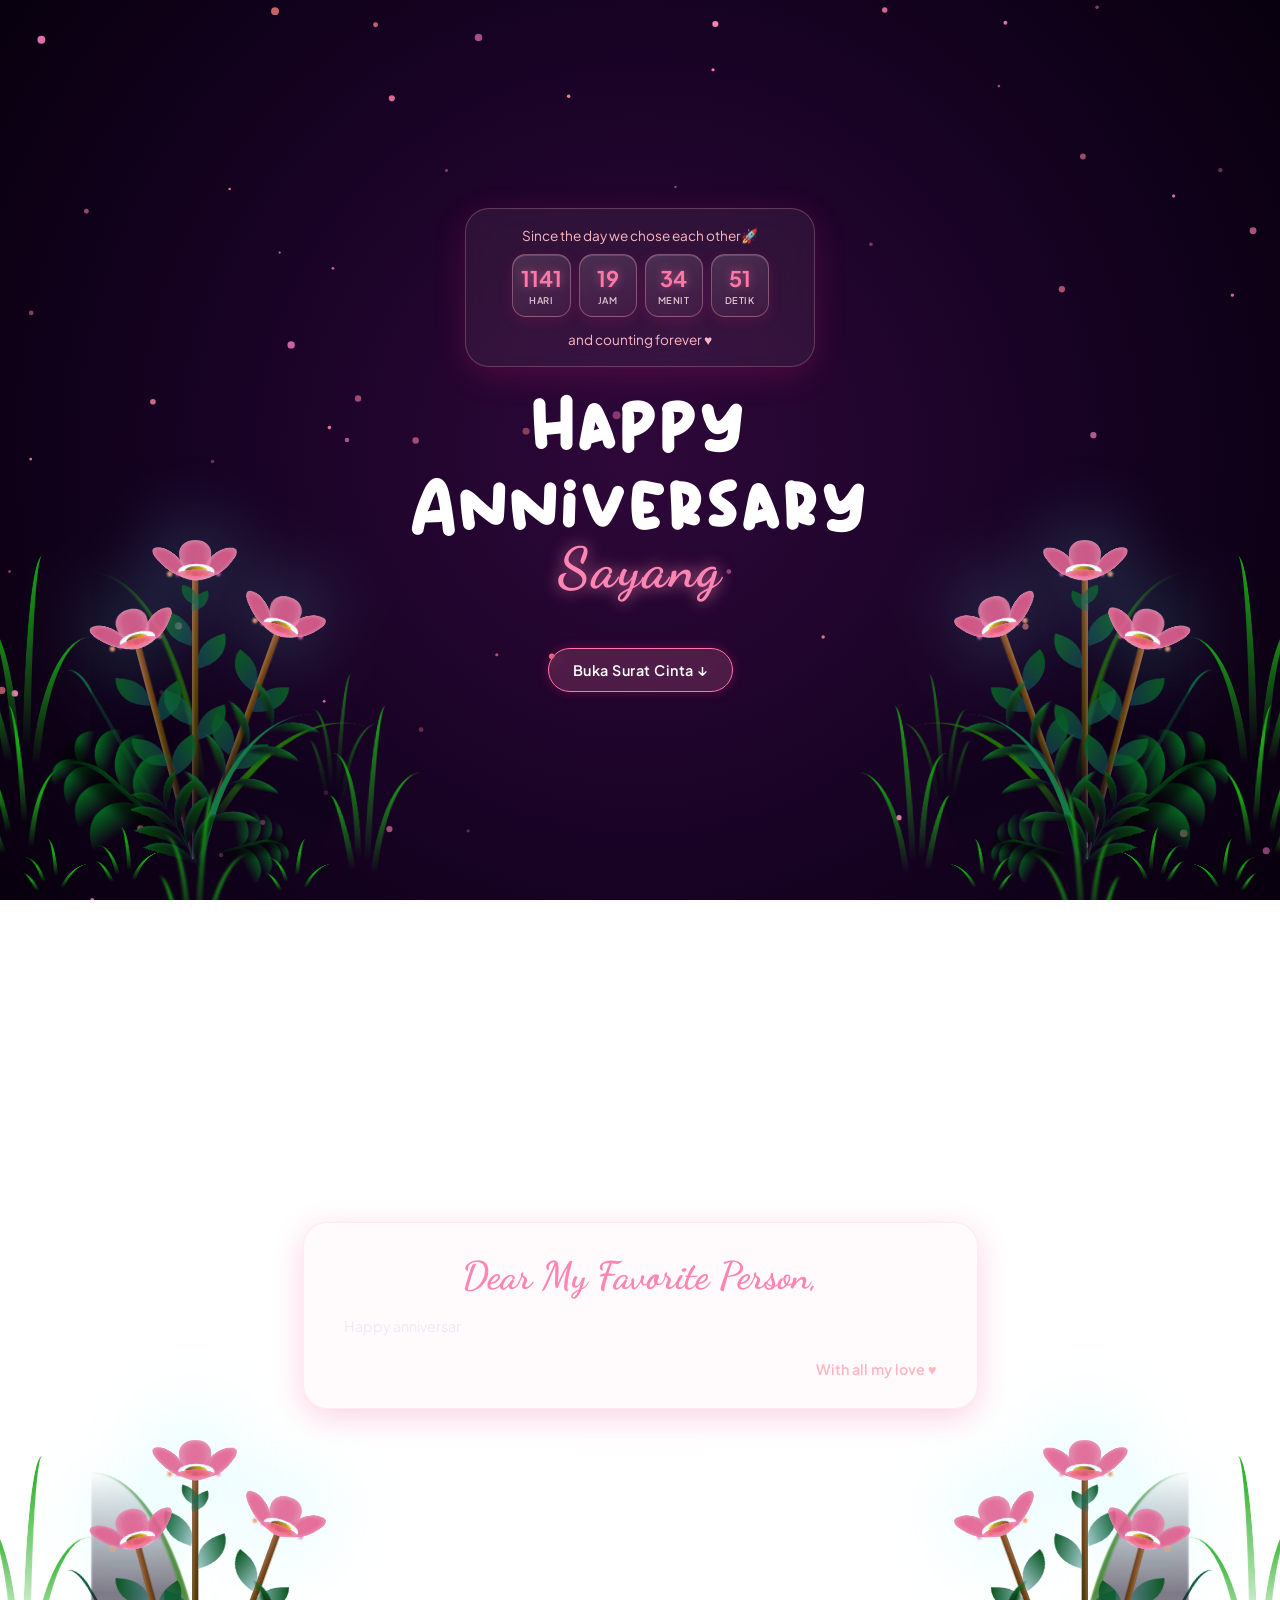
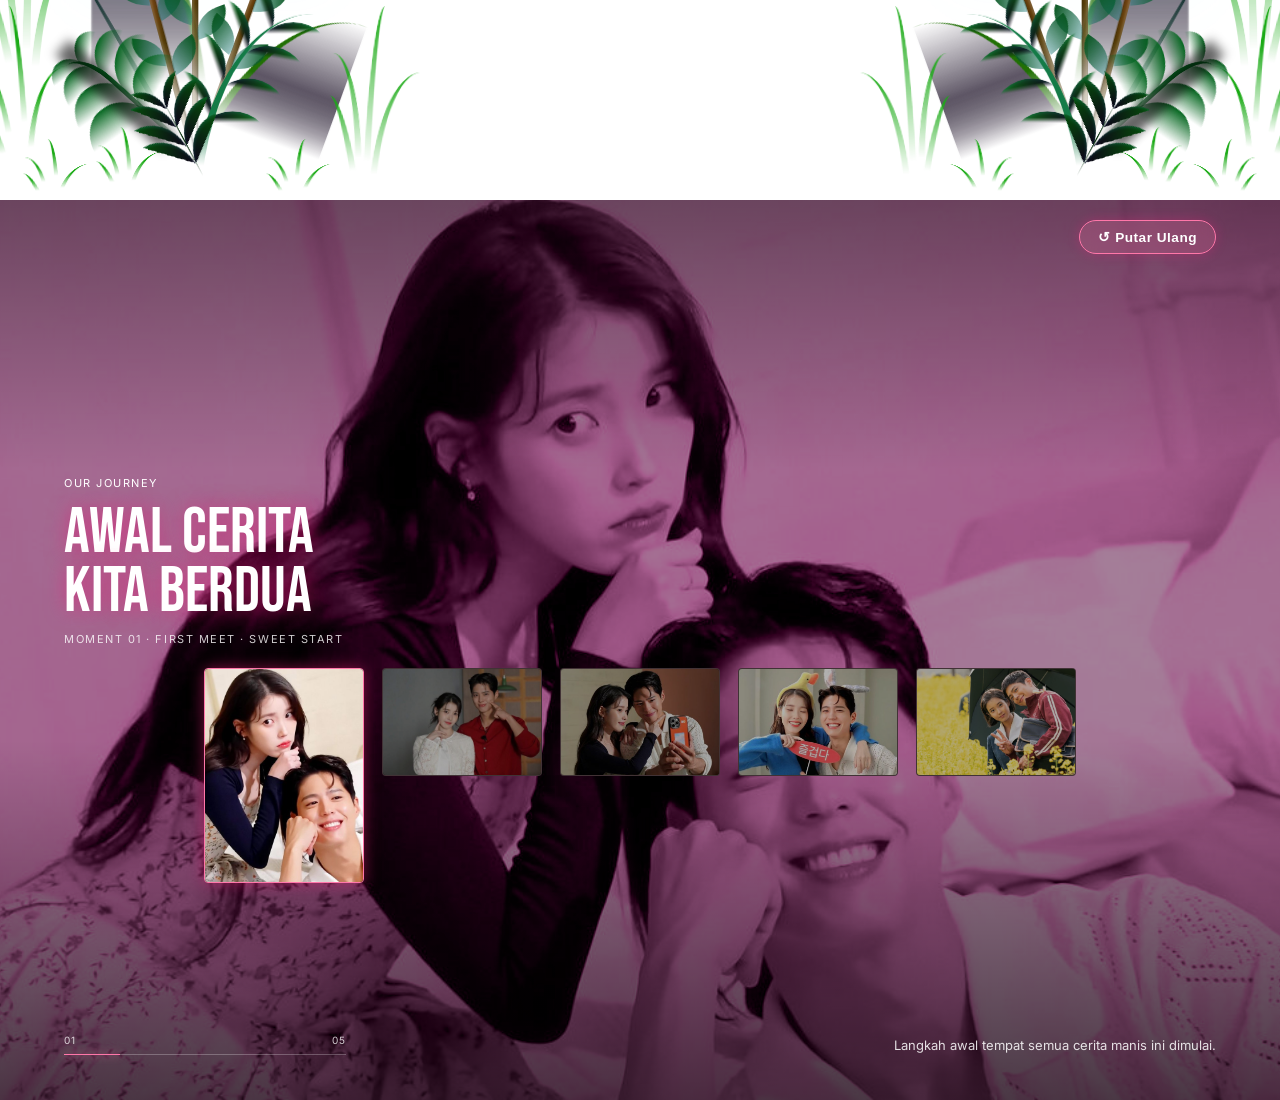
<file: sub_website/SILVER/mini-floral-anniversary/index.html>
<!DOCTYPE html>
<html lang="id">
<head>
  <meta charset="UTF-8">
  <meta name="viewport" content="width=device-width, initial-scale=1.0">
  <title>Happy Anniversary My Love</title>
  <link rel="stylesheet" href="style.css">
  <link href="https://fonts.googleapis.com/css2?family=Bebas+Neue&family=Dancing+Script:wght@600&family=Inter:wght@400;600&family=Plus+Jakarta+Sans:wght@400;600;700&display=swap" rel="stylesheet">
</head>
<body class="bq-paused">

  <!-- Canvas Background -->
  <canvas id="antigravity-canvas"></canvas>

  <!-- SECTION 1: COUNTDOWN & HEADER -->
  <section class="page page-1" id="section-1">
    <div class="glass-card timer-card">
      <p class="subtitle">Since the day we chose each other🚀</p>
      <div class="timer">
        <div class="time-box"><span id="days">00</span><label>Hari</label></div>
        <div class="time-box"><span id="hours">00</span><label>Jam</label></div>
        <div class="time-box"><span id="minutes">00</span><label>Menit</label></div>
        <div class="time-box"><span id="seconds">00</span><label>Detik</label></div>
      </div>
      <p class="subtitle">and counting forever ♥︎</p>
    </div>

    <h1 class="main-title">Happy<br>Anniversary<br><span class="highlight">Sayang</span></h1>

    <!-- Tombol Lanjut ke Section 2 -->
    <a href="#section-2" class="nav-btn">Buka Surat Cinta &darr;</a>

    <!-- Bunga Kiri & Kanan Bawah Section 1 -->
<!-- GRUP BUNGA KIRI -->
    <div class="flowers flowers--left">
      <div class="flower flower--1">
        <div class="flower__leafs flower__leafs--1">
          <div class="flower__leaf flower__leaf--1"></div>
          <div class="flower__leaf flower__leaf--2"></div>
          <div class="flower__leaf flower__leaf--3"></div>
          <div class="flower__leaf flower__leaf--4"></div>
          <div class="flower__white-circle"></div>
          <div class="flower__light flower__light--1"></div>
          <div class="flower__light flower__light--2"></div>
          <div class="flower__light flower__light--3"></div>
          <div class="flower__light flower__light--4"></div>
          <div class="flower__light flower__light--5"></div>
          <div class="flower__light flower__light--6"></div>
          <div class="flower__light flower__light--7"></div>
          <div class="flower__light flower__light--8"></div>
        </div>
        <div class="flower__line">
          <div class="flower__line__leaf flower__line__leaf--1"></div>
          <div class="flower__line__leaf flower__line__leaf--2"></div>
          <div class="flower__line__leaf flower__line__leaf--3"></div>
          <div class="flower__line__leaf flower__line__leaf--4"></div>
          <div class="flower__line__leaf flower__line__leaf--5"></div>
          <div class="flower__line__leaf flower__line__leaf--6"></div>
        </div>
      </div>
      <div class="flower flower--2">
        <div class="flower__leafs flower__leafs--2">
          <div class="flower__leaf flower__leaf--1"></div>
          <div class="flower__leaf flower__leaf--2"></div>
          <div class="flower__leaf flower__leaf--3"></div>
          <div class="flower__leaf flower__leaf--4"></div>
          <div class="flower__white-circle"></div>
          <div class="flower__light flower__light--1"></div>
          <div class="flower__light flower__light--2"></div>
          <div class="flower__light flower__light--3"></div>
          <div class="flower__light flower__light--4"></div>
          <div class="flower__light flower__light--5"></div>
          <div class="flower__light flower__light--6"></div>
          <div class="flower__light flower__light--7"></div>
          <div class="flower__light flower__light--8"></div>
        </div>
        <div class="flower__line">
          <div class="flower__line__leaf flower__line__leaf--1"></div>
          <div class="flower__line__leaf flower__line__leaf--2"></div>
          <div class="flower__line__leaf flower__line__leaf--3"></div>
          <div class="flower__line__leaf flower__line__leaf--4"></div>
        </div>
      </div>
      <div class="flower flower--3">
        <div class="flower__leafs flower__leafs--3">
          <div class="flower__leaf flower__leaf--1"></div>
          <div class="flower__leaf flower__leaf--2"></div>
          <div class="flower__leaf flower__leaf--3"></div>
          <div class="flower__leaf flower__leaf--4"></div>
          <div class="flower__white-circle"></div>
          <div class="flower__light flower__light--1"></div>
          <div class="flower__light flower__light--2"></div>
          <div class="flower__light flower__light--3"></div>
          <div class="flower__light flower__light--4"></div>
          <div class="flower__light flower__light--5"></div>
          <div class="flower__light flower__light--6"></div>
          <div class="flower__light flower__light--7"></div>
          <div class="flower__light flower__light--8"></div>
        </div>
        <div class="flower__line">
          <div class="flower__line__leaf flower__line__leaf--1"></div>
          <div class="flower__line__leaf flower__line__leaf--2"></div>
          <div class="flower__line__leaf flower__line__leaf--3"></div>
          <div class="flower__line__leaf flower__line__leaf--4"></div>
        </div>
      </div>
      <div class="grow-ans" style="--d:1.2s">
        <div class="flower__g-long">
          <div class="flower__g-long__top"></div>
          <div class="flower__g-long__bottom"></div>
        </div>
      </div>
      <div class="growing-grass">
        <div class="flower__grass flower__grass--1">
          <div class="flower__grass--top"></div>
          <div class="flower__grass--bottom"></div>
          <div class="flower__grass__leaf flower__grass__leaf--1"></div>
          <div class="flower__grass__leaf flower__grass__leaf--2"></div>
          <div class="flower__grass__leaf flower__grass__leaf--3"></div>
          <div class="flower__grass__leaf flower__grass__leaf--4"></div>
          <div class="flower__grass__leaf flower__grass__leaf--5"></div>
          <div class="flower__grass__leaf flower__grass__leaf--6"></div>
          <div class="flower__grass__leaf flower__grass__leaf--7"></div>
          <div class="flower__grass__leaf flower__grass__leaf--8"></div>
          <div class="flower__grass__overlay"></div>
        </div>
      </div>
      <div class="growing-grass">
        <div class="flower__grass flower__grass--2">
          <div class="flower__grass--top"></div>
          <div class="flower__grass--bottom"></div>
          <div class="flower__grass__leaf flower__grass__leaf--1"></div>
          <div class="flower__grass__leaf flower__grass__leaf--2"></div>
          <div class="flower__grass__leaf flower__grass__leaf--3"></div>
          <div class="flower__grass__leaf flower__grass__leaf--4"></div>
          <div class="flower__grass__leaf flower__grass__leaf--5"></div>
          <div class="flower__grass__leaf flower__grass__leaf--6"></div>
          <div class="flower__grass__leaf flower__grass__leaf--7"></div>
          <div class="flower__grass__leaf flower__grass__leaf--8"></div>
          <div class="flower__grass__overlay"></div>
        </div>
      </div>
      <div class="grow-ans" style="--d:2.4s">
        <div class="flower__g-right flower__g-right--1">
          <div class="leaf"></div>
        </div>
      </div>
      <div class="grow-ans" style="--d:2.8s">
        <div class="flower__g-right flower__g-right--2">
          <div class="leaf"></div>
        </div>
      </div>
      <div class="grow-ans" style="--d:2.8s">
        <div class="flower__g-front">
          <div class="flower__g-front__leaf-wrapper flower__g-front__leaf-wrapper--1">
            <div class="flower__g-front__leaf"></div>
          </div>
          <div class="flower__g-front__leaf-wrapper flower__g-front__leaf-wrapper--2">
            <div class="flower__g-front__leaf"></div>
          </div>
          <div class="flower__g-front__leaf-wrapper flower__g-front__leaf-wrapper--3">
            <div class="flower__g-front__leaf"></div>
          </div>
          <div class="flower__g-front__leaf-wrapper flower__g-front__leaf-wrapper--4">
            <div class="flower__g-front__leaf"></div>
          </div>
          <div class="flower__g-front__leaf-wrapper flower__g-front__leaf-wrapper--5">
            <div class="flower__g-front__leaf"></div>
          </div>
          <div class="flower__g-front__leaf-wrapper flower__g-front__leaf-wrapper--6">
            <div class="flower__g-front__leaf"></div>
          </div>
          <div class="flower__g-front__leaf-wrapper flower__g-front__leaf-wrapper--7">
            <div class="flower__g-front__leaf"></div>
          </div>
          <div class="flower__g-front__leaf-wrapper flower__g-front__leaf-wrapper--8">
            <div class="flower__g-front__leaf"></div>
          </div>
          <div class="flower__g-front__line"></div>
        </div>
      </div>
      <div class="grow-ans" style="--d:3.2s">
        <div class="flower__g-fr">
          <div class="leaf"></div>
          <div class="flower__g-fr__leaf flower__g-fr__leaf--1"></div>
          <div class="flower__g-fr__leaf flower__g-fr__leaf--2"></div>
          <div class="flower__g-fr__leaf flower__g-fr__leaf--3"></div>
          <div class="flower__g-fr__leaf flower__g-fr__leaf--4"></div>
          <div class="flower__g-fr__leaf flower__g-fr__leaf--5"></div>
          <div class="flower__g-fr__leaf flower__g-fr__leaf--6"></div>
          <div class="flower__g-fr__leaf flower__g-fr__leaf--7"></div>
          <div class="flower__g-fr__leaf flower__g-fr__leaf--8"></div>
        </div>
      </div>
      <div class="long-g long-g--0">
        <div class="grow-ans" style="--d:3s"><div class="leaf leaf--0"></div></div>
        <div class="grow-ans" style="--d:2.2s"><div class="leaf leaf--1"></div></div>
        <div class="grow-ans" style="--d:3.4s"><div class="leaf leaf--2"></div></div>
        <div class="grow-ans" style="--d:3.6s"><div class="leaf leaf--3"></div></div>
      </div>
      <div class="long-g long-g--1">
        <div class="grow-ans" style="--d:3.6s"><div class="leaf leaf--0"></div></div>
        <div class="grow-ans" style="--d:3.8s"><div class="leaf leaf--1"></div></div>
        <div class="grow-ans" style="--d:4s"><div class="leaf leaf--2"></div></div>
        <div class="grow-ans" style="--d:4.2s"><div class="leaf leaf--3"></div></div>
      </div>
      <div class="long-g long-g--2">
        <div class="grow-ans" style="--d:4s"><div class="leaf leaf--0"></div></div>
        <div class="grow-ans" style="--d:4.2s"><div class="leaf leaf--1"></div></div>
        <div class="grow-ans" style="--d:4.4s"><div class="leaf leaf--2"></div></div>
        <div class="grow-ans" style="--d:4.6s"><div class="leaf leaf--3"></div></div>
      </div>
      <div class="long-g long-g--3">
        <div class="grow-ans" style="--d:4s"><div class="leaf leaf--0"></div></div>
        <div class="grow-ans" style="--d:4.2s"><div class="leaf leaf--1"></div></div>
        <div class="grow-ans" style="--d:3s"><div class="leaf leaf--2"></div></div>
        <div class="grow-ans" style="--d:3.6s"><div class="leaf leaf--3"></div></div>
      </div>
      <div class="long-g long-g--4">
        <div class="grow-ans" style="--d:4s"><div class="leaf leaf--0"></div></div>
        <div class="grow-ans" style="--d:4.2s"><div class="leaf leaf--1"></div></div>
        <div class="grow-ans" style="--d:3s"><div class="leaf leaf--2"></div></div>
        <div class="grow-ans" style="--d:3.6s"><div class="leaf leaf--3"></div></div>
      </div>
      <div class="long-g long-g--5">
        <div class="grow-ans" style="--d:4s"><div class="leaf leaf--0"></div></div>
        <div class="grow-ans" style="--d:4.2s"><div class="leaf leaf--1"></div></div>
        <div class="grow-ans" style="--d:3s"><div class="leaf leaf--2"></div></div>
        <div class="grow-ans" style="--d:3.6s"><div class="leaf leaf--3"></div></div>
      </div>
      <div class="long-g long-g--6">
        <div class="grow-ans" style="--d:4.2s"><div class="leaf leaf--0"></div></div>
        <div class="grow-ans" style="--d:4.4s"><div class="leaf leaf--1"></div></div>
        <div class="grow-ans" style="--d:4.6s"><div class="leaf leaf--2"></div></div>
        <div class="grow-ans" style="--d:4.8s"><div class="leaf leaf--3"></div></div>
      </div>
      <div class="long-g long-g--7">
        <div class="grow-ans" style="--d:3s"><div class="leaf leaf--0"></div></div>
        <div class="grow-ans" style="--d:3.2s"><div class="leaf leaf--1"></div></div>
        <div class="grow-ans" style="--d:3.5s"><div class="leaf leaf--2"></div></div>
        <div class="grow-ans" style="--d:3.6s"><div class="leaf leaf--3"></div></div>
      </div>
    </div>

<!-- GRUP BUNGA KANAN (MIRROR) -->
    <div class="flowers flowers--right">
      <div class="flower flower--1">
        <div class="flower__leafs flower__leafs--1">
          <div class="flower__leaf flower__leaf--1"></div>
          <div class="flower__leaf flower__leaf--2"></div>
          <div class="flower__leaf flower__leaf--3"></div>
          <div class="flower__leaf flower__leaf--4"></div>
          <div class="flower__white-circle"></div>
          <div class="flower__light flower__light--1"></div>
          <div class="flower__light flower__light--2"></div>
          <div class="flower__light flower__light--3"></div>
          <div class="flower__light flower__light--4"></div>
          <div class="flower__light flower__light--5"></div>
          <div class="flower__light flower__light--6"></div>
          <div class="flower__light flower__light--7"></div>
          <div class="flower__light flower__light--8"></div>
        </div>
        <div class="flower__line">
          <div class="flower__line__leaf flower__line__leaf--1"></div>
          <div class="flower__line__leaf flower__line__leaf--2"></div>
          <div class="flower__line__leaf flower__line__leaf--3"></div>
          <div class="flower__line__leaf flower__line__leaf--4"></div>
          <div class="flower__line__leaf flower__line__leaf--5"></div>
          <div class="flower__line__leaf flower__line__leaf--6"></div>
        </div>
      </div>
      <div class="flower flower--2">
        <div class="flower__leafs flower__leafs--2">
          <div class="flower__leaf flower__leaf--1"></div>
          <div class="flower__leaf flower__leaf--2"></div>
          <div class="flower__leaf flower__leaf--3"></div>
          <div class="flower__leaf flower__leaf--4"></div>
          <div class="flower__white-circle"></div>
          <div class="flower__light flower__light--1"></div>
          <div class="flower__light flower__light--2"></div>
          <div class="flower__light flower__light--3"></div>
          <div class="flower__light flower__light--4"></div>
          <div class="flower__light flower__light--5"></div>
          <div class="flower__light flower__light--6"></div>
          <div class="flower__light flower__light--7"></div>
          <div class="flower__light flower__light--8"></div>
        </div>
        <div class="flower__line">
          <div class="flower__line__leaf flower__line__leaf--1"></div>
          <div class="flower__line__leaf flower__line__leaf--2"></div>
          <div class="flower__line__leaf flower__line__leaf--3"></div>
          <div class="flower__line__leaf flower__line__leaf--4"></div>
        </div>
      </div>
      <div class="flower flower--3">
        <div class="flower__leafs flower__leafs--3">
          <div class="flower__leaf flower__leaf--1"></div>
          <div class="flower__leaf flower__leaf--2"></div>
          <div class="flower__leaf flower__leaf--3"></div>
          <div class="flower__leaf flower__leaf--4"></div>
          <div class="flower__white-circle"></div>
          <div class="flower__light flower__light--1"></div>
          <div class="flower__light flower__light--2"></div>
          <div class="flower__light flower__light--3"></div>
          <div class="flower__light flower__light--4"></div>
          <div class="flower__light flower__light--5"></div>
          <div class="flower__light flower__light--6"></div>
          <div class="flower__light flower__light--7"></div>
          <div class="flower__light flower__light--8"></div>
        </div>
        <div class="flower__line">
          <div class="flower__line__leaf flower__line__leaf--1"></div>
          <div class="flower__line__leaf flower__line__leaf--2"></div>
          <div class="flower__line__leaf flower__line__leaf--3"></div>
          <div class="flower__line__leaf flower__line__leaf--4"></div>
        </div>
      </div>
      <div class="grow-ans" style="--d:1.2s">
        <div class="flower__g-long">
          <div class="flower__g-long__top"></div>
          <div class="flower__g-long__bottom"></div>
        </div>
      </div>
      <div class="growing-grass">
        <div class="flower__grass flower__grass--1">
          <div class="flower__grass--top"></div>
          <div class="flower__grass--bottom"></div>
          <div class="flower__grass__leaf flower__grass__leaf--1"></div>
          <div class="flower__grass__leaf flower__grass__leaf--2"></div>
          <div class="flower__grass__leaf flower__grass__leaf--3"></div>
          <div class="flower__grass__leaf flower__grass__leaf--4"></div>
          <div class="flower__grass__leaf flower__grass__leaf--5"></div>
          <div class="flower__grass__leaf flower__grass__leaf--6"></div>
          <div class="flower__grass__leaf flower__grass__leaf--7"></div>
          <div class="flower__grass__leaf flower__grass__leaf--8"></div>
          <div class="flower__grass__overlay"></div>
        </div>
      </div>
      <div class="growing-grass">
        <div class="flower__grass flower__grass--2">
          <div class="flower__grass--top"></div>
          <div class="flower__grass--bottom"></div>
          <div class="flower__grass__leaf flower__grass__leaf--1"></div>
          <div class="flower__grass__leaf flower__grass__leaf--2"></div>
          <div class="flower__grass__leaf flower__grass__leaf--3"></div>
          <div class="flower__grass__leaf flower__grass__leaf--4"></div>
          <div class="flower__grass__leaf flower__grass__leaf--5"></div>
          <div class="flower__grass__leaf flower__grass__leaf--6"></div>
          <div class="flower__grass__leaf flower__grass__leaf--7"></div>
          <div class="flower__grass__leaf flower__grass__leaf--8"></div>
          <div class="flower__grass__overlay"></div>
        </div>
      </div>
      <div class="grow-ans" style="--d:2.4s">
        <div class="flower__g-right flower__g-right--1">
          <div class="leaf"></div>
        </div>
      </div>
      <div class="grow-ans" style="--d:2.8s">
        <div class="flower__g-right flower__g-right--2">
          <div class="leaf"></div>
        </div>
      </div>
      <div class="grow-ans" style="--d:2.8s">
        <div class="flower__g-front">
          <div class="flower__g-front__leaf-wrapper flower__g-front__leaf-wrapper--1">
            <div class="flower__g-front__leaf"></div>
          </div>
          <div class="flower__g-front__leaf-wrapper flower__g-front__leaf-wrapper--2">
            <div class="flower__g-front__leaf"></div>
          </div>
          <div class="flower__g-front__leaf-wrapper flower__g-front__leaf-wrapper--3">
            <div class="flower__g-front__leaf"></div>
          </div>
          <div class="flower__g-front__leaf-wrapper flower__g-front__leaf-wrapper--4">
            <div class="flower__g-front__leaf"></div>
          </div>
          <div class="flower__g-front__leaf-wrapper flower__g-front__leaf-wrapper--5">
            <div class="flower__g-front__leaf"></div>
          </div>
          <div class="flower__g-front__leaf-wrapper flower__g-front__leaf-wrapper--6">
            <div class="flower__g-front__leaf"></div>
          </div>
          <div class="flower__g-front__leaf-wrapper flower__g-front__leaf-wrapper--7">
            <div class="flower__g-front__leaf"></div>
          </div>
          <div class="flower__g-front__leaf-wrapper flower__g-front__leaf-wrapper--8">
            <div class="flower__g-front__leaf"></div>
          </div>
          <div class="flower__g-front__line"></div>
        </div>
      </div>
      <div class="grow-ans" style="--d:3.2s">
        <div class="flower__g-fr">
          <div class="leaf"></div>
          <div class="flower__g-fr__leaf flower__g-fr__leaf--1"></div>
          <div class="flower__g-fr__leaf flower__g-fr__leaf--2"></div>
          <div class="flower__g-fr__leaf flower__g-fr__leaf--3"></div>
          <div class="flower__g-fr__leaf flower__g-fr__leaf--4"></div>
          <div class="flower__g-fr__leaf flower__g-fr__leaf--5"></div>
          <div class="flower__g-fr__leaf flower__g-fr__leaf--6"></div>
          <div class="flower__g-fr__leaf flower__g-fr__leaf--7"></div>
          <div class="flower__g-fr__leaf flower__g-fr__leaf--8"></div>
        </div>
      </div>
      <div class="long-g long-g--0">
        <div class="grow-ans" style="--d:3s"><div class="leaf leaf--0"></div></div>
        <div class="grow-ans" style="--d:2.2s"><div class="leaf leaf--1"></div></div>
        <div class="grow-ans" style="--d:3.4s"><div class="leaf leaf--2"></div></div>
        <div class="grow-ans" style="--d:3.6s"><div class="leaf leaf--3"></div></div>
      </div>
      <div class="long-g long-g--1">
        <div class="grow-ans" style="--d:3.6s"><div class="leaf leaf--0"></div></div>
        <div class="grow-ans" style="--d:3.8s"><div class="leaf leaf--1"></div></div>
        <div class="grow-ans" style="--d:4s"><div class="leaf leaf--2"></div></div>
        <div class="grow-ans" style="--d:4.2s"><div class="leaf leaf--3"></div></div>
      </div>
      <div class="long-g long-g--2">
        <div class="grow-ans" style="--d:4s"><div class="leaf leaf--0"></div></div>
        <div class="grow-ans" style="--d:4.2s"><div class="leaf leaf--1"></div></div>
        <div class="grow-ans" style="--d:4.4s"><div class="leaf leaf--2"></div></div>
        <div class="grow-ans" style="--d:4.6s"><div class="leaf leaf--3"></div></div>
      </div>
      <div class="long-g long-g--3">
        <div class="grow-ans" style="--d:4s"><div class="leaf leaf--0"></div></div>
        <div class="grow-ans" style="--d:4.2s"><div class="leaf leaf--1"></div></div>
        <div class="grow-ans" style="--d:3s"><div class="leaf leaf--2"></div></div>
        <div class="grow-ans" style="--d:3.6s"><div class="leaf leaf--3"></div></div>
      </div>
      <div class="long-g long-g--4">
        <div class="grow-ans" style="--d:4s"><div class="leaf leaf--0"></div></div>
        <div class="grow-ans" style="--d:4.2s"><div class="leaf leaf--1"></div></div>
        <div class="grow-ans" style="--d:3s"><div class="leaf leaf--2"></div></div>
        <div class="grow-ans" style="--d:3.6s"><div class="leaf leaf--3"></div></div>
      </div>
      <div class="long-g long-g--5">
        <div class="grow-ans" style="--d:4s"><div class="leaf leaf--0"></div></div>
        <div class="grow-ans" style="--d:4.2s"><div class="leaf leaf--1"></div></div>
        <div class="grow-ans" style="--d:3s"><div class="leaf leaf--2"></div></div>
        <div class="grow-ans" style="--d:3.6s"><div class="leaf leaf--3"></div></div>
      </div>
      <div class="long-g long-g--6">
        <div class="grow-ans" style="--d:4.2s"><div class="leaf leaf--0"></div></div>
        <div class="grow-ans" style="--d:4.4s"><div class="leaf leaf--1"></div></div>
        <div class="grow-ans" style="--d:4.6s"><div class="leaf leaf--2"></div></div>
        <div class="grow-ans" style="--d:4.8s"><div class="leaf leaf--3"></div></div>
      </div>
      <div class="long-g long-g--7">
        <div class="grow-ans" style="--d:3s"><div class="leaf leaf--0"></div></div>
        <div class="grow-ans" style="--d:3.2s"><div class="leaf leaf--1"></div></div>
        <div class="grow-ans" style="--d:3.5s"><div class="leaf leaf--2"></div></div>
        <div class="grow-ans" style="--d:3.6s"><div class="leaf leaf--3"></div></div>
      </div>
    </div>
  </section>

  <!-- SECTION 2: LETTER -->
  <section class="page page-2" id="section-2">
    <div class="letter-wrapper">
      <div class="glass-card letter-card">
        <h2>Dear My Favorite Person,</h2>
        <div class="letter-content">
          <p></p>
          <p></p>
          <p></p>
          <p></p>
        </div>
        <p class="letter-footer">With all my love ♥︎</p>
      </div>
    </div>
    </div>

    <!-- Tombol Lanjut ke Section 3 -->
    <a href="#section-3" class="nav-btn">Lihat Galeri &darr;</a>

    <!-- Bunga Kiri & Kanan Bawah Section 2 -->
<!-- GRUP BUNGA KIRI -->
    <div class="flowers flowers--left">
      <div class="flower flower--1">
        <div class="flower__leafs flower__leafs--1">
          <div class="flower__leaf flower__leaf--1"></div>
          <div class="flower__leaf flower__leaf--2"></div>
          <div class="flower__leaf flower__leaf--3"></div>
          <div class="flower__leaf flower__leaf--4"></div>
          <div class="flower__white-circle"></div>
          <div class="flower__light flower__light--1"></div>
          <div class="flower__light flower__light--2"></div>
          <div class="flower__light flower__light--3"></div>
          <div class="flower__light flower__light--4"></div>
          <div class="flower__light flower__light--5"></div>
          <div class="flower__light flower__light--6"></div>
          <div class="flower__light flower__light--7"></div>
          <div class="flower__light flower__light--8"></div>
        </div>
        <div class="flower__line">
          <div class="flower__line__leaf flower__line__leaf--1"></div>
          <div class="flower__line__leaf flower__line__leaf--2"></div>
          <div class="flower__line__leaf flower__line__leaf--3"></div>
          <div class="flower__line__leaf flower__line__leaf--4"></div>
          <div class="flower__line__leaf flower__line__leaf--5"></div>
          <div class="flower__line__leaf flower__line__leaf--6"></div>
        </div>
      </div>
      <div class="flower flower--2">
        <div class="flower__leafs flower__leafs--2">
          <div class="flower__leaf flower__leaf--1"></div>
          <div class="flower__leaf flower__leaf--2"></div>
          <div class="flower__leaf flower__leaf--3"></div>
          <div class="flower__leaf flower__leaf--4"></div>
          <div class="flower__white-circle"></div>
          <div class="flower__light flower__light--1"></div>
          <div class="flower__light flower__light--2"></div>
          <div class="flower__light flower__light--3"></div>
          <div class="flower__light flower__light--4"></div>
          <div class="flower__light flower__light--5"></div>
          <div class="flower__light flower__light--6"></div>
          <div class="flower__light flower__light--7"></div>
          <div class="flower__light flower__light--8"></div>
        </div>
        <div class="flower__line">
          <div class="flower__line__leaf flower__line__leaf--1"></div>
          <div class="flower__line__leaf flower__line__leaf--2"></div>
          <div class="flower__line__leaf flower__line__leaf--3"></div>
          <div class="flower__line__leaf flower__line__leaf--4"></div>
        </div>
      </div>
      <div class="flower flower--3">
        <div class="flower__leafs flower__leafs--3">
          <div class="flower__leaf flower__leaf--1"></div>
          <div class="flower__leaf flower__leaf--2"></div>
          <div class="flower__leaf flower__leaf--3"></div>
          <div class="flower__leaf flower__leaf--4"></div>
          <div class="flower__white-circle"></div>
          <div class="flower__light flower__light--1"></div>
          <div class="flower__light flower__light--2"></div>
          <div class="flower__light flower__light--3"></div>
          <div class="flower__light flower__light--4"></div>
          <div class="flower__light flower__light--5"></div>
          <div class="flower__light flower__light--6"></div>
          <div class="flower__light flower__light--7"></div>
          <div class="flower__light flower__light--8"></div>
        </div>
        <div class="flower__line">
          <div class="flower__line__leaf flower__line__leaf--1"></div>
          <div class="flower__line__leaf flower__line__leaf--2"></div>
          <div class="flower__line__leaf flower__line__leaf--3"></div>
          <div class="flower__line__leaf flower__line__leaf--4"></div>
        </div>
      </div>
      <div class="grow-ans" style="--d:1.2s">
        <div class="flower__g-long">
          <div class="flower__g-long__top"></div>
          <div class="flower__g-long__bottom"></div>
        </div>
      </div>
      <div class="growing-grass">
        <div class="flower__grass flower__grass--1">
          <div class="flower__grass--top"></div>
          <div class="flower__grass--bottom"></div>
          <div class="flower__grass__leaf flower__grass__leaf--1"></div>
          <div class="flower__grass__leaf flower__grass__leaf--2"></div>
          <div class="flower__grass__leaf flower__grass__leaf--3"></div>
          <div class="flower__grass__leaf flower__grass__leaf--4"></div>
          <div class="flower__grass__leaf flower__grass__leaf--5"></div>
          <div class="flower__grass__leaf flower__grass__leaf--6"></div>
          <div class="flower__grass__leaf flower__grass__leaf--7"></div>
          <div class="flower__grass__leaf flower__grass__leaf--8"></div>
          <div class="flower__grass__overlay"></div>
        </div>
      </div>
      <div class="growing-grass">
        <div class="flower__grass flower__grass--2">
          <div class="flower__grass--top"></div>
          <div class="flower__grass--bottom"></div>
          <div class="flower__grass__leaf flower__grass__leaf--1"></div>
          <div class="flower__grass__leaf flower__grass__leaf--2"></div>
          <div class="flower__grass__leaf flower__grass__leaf--3"></div>
          <div class="flower__grass__leaf flower__grass__leaf--4"></div>
          <div class="flower__grass__leaf flower__grass__leaf--5"></div>
          <div class="flower__grass__leaf flower__grass__leaf--6"></div>
          <div class="flower__grass__leaf flower__grass__leaf--7"></div>
          <div class="flower__grass__leaf flower__grass__leaf--8"></div>
          <div class="flower__grass__overlay"></div>
        </div>
      </div>
      <div class="grow-ans" style="--d:2.4s">
        <div class="flower__g-right flower__g-right--1">
          <div class="leaf"></div>
        </div>
      </div>
      <div class="grow-ans" style="--d:2.8s">
        <div class="flower__g-right flower__g-right--2">
          <div class="leaf"></div>
        </div>
      </div>
      <div class="grow-ans" style="--d:2.8s">
        <div class="flower__g-front">
          <div class="flower__g-front__leaf-wrapper flower__g-front__leaf-wrapper--1">
            <div class="flower__g-front__leaf"></div>
          </div>
          <div class="flower__g-front__leaf-wrapper flower__g-front__leaf-wrapper--2">
            <div class="flower__g-front__leaf"></div>
          </div>
          <div class="flower__g-front__leaf-wrapper flower__g-front__leaf-wrapper--3">
            <div class="flower__g-front__leaf"></div>
          </div>
          <div class="flower__g-front__leaf-wrapper flower__g-front__leaf-wrapper--4">
            <div class="flower__g-front__leaf"></div>
          </div>
          <div class="flower__g-front__leaf-wrapper flower__g-front__leaf-wrapper--5">
            <div class="flower__g-front__leaf"></div>
          </div>
          <div class="flower__g-front__leaf-wrapper flower__g-front__leaf-wrapper--6">
            <div class="flower__g-front__leaf"></div>
          </div>
          <div class="flower__g-front__leaf-wrapper flower__g-front__leaf-wrapper--7">
            <div class="flower__g-front__leaf"></div>
          </div>
          <div class="flower__g-front__leaf-wrapper flower__g-front__leaf-wrapper--8">
            <div class="flower__g-front__leaf"></div>
          </div>
          <div class="flower__g-front__line"></div>
        </div>
      </div>
      <div class="grow-ans" style="--d:3.2s">
        <div class="flower__g-fr">
          <div class="leaf"></div>
          <div class="flower__g-fr__leaf flower__g-fr__leaf--1"></div>
          <div class="flower__g-fr__leaf flower__g-fr__leaf--2"></div>
          <div class="flower__g-fr__leaf flower__g-fr__leaf--3"></div>
          <div class="flower__g-fr__leaf flower__g-fr__leaf--4"></div>
          <div class="flower__g-fr__leaf flower__g-fr__leaf--5"></div>
          <div class="flower__g-fr__leaf flower__g-fr__leaf--6"></div>
          <div class="flower__g-fr__leaf flower__g-fr__leaf--7"></div>
          <div class="flower__g-fr__leaf flower__g-fr__leaf--8"></div>
        </div>
      </div>
      <div class="long-g long-g--0">
        <div class="grow-ans" style="--d:3s"><div class="leaf leaf--0"></div></div>
        <div class="grow-ans" style="--d:2.2s"><div class="leaf leaf--1"></div></div>
        <div class="grow-ans" style="--d:3.4s"><div class="leaf leaf--2"></div></div>
        <div class="grow-ans" style="--d:3.6s"><div class="leaf leaf--3"></div></div>
      </div>
      <div class="long-g long-g--1">
        <div class="grow-ans" style="--d:3.6s"><div class="leaf leaf--0"></div></div>
        <div class="grow-ans" style="--d:3.8s"><div class="leaf leaf--1"></div></div>
        <div class="grow-ans" style="--d:4s"><div class="leaf leaf--2"></div></div>
        <div class="grow-ans" style="--d:4.2s"><div class="leaf leaf--3"></div></div>
      </div>
      <div class="long-g long-g--2">
        <div class="grow-ans" style="--d:4s"><div class="leaf leaf--0"></div></div>
        <div class="grow-ans" style="--d:4.2s"><div class="leaf leaf--1"></div></div>
        <div class="grow-ans" style="--d:4.4s"><div class="leaf leaf--2"></div></div>
        <div class="grow-ans" style="--d:4.6s"><div class="leaf leaf--3"></div></div>
      </div>
      <div class="long-g long-g--3">
        <div class="grow-ans" style="--d:4s"><div class="leaf leaf--0"></div></div>
        <div class="grow-ans" style="--d:4.2s"><div class="leaf leaf--1"></div></div>
        <div class="grow-ans" style="--d:3s"><div class="leaf leaf--2"></div></div>
        <div class="grow-ans" style="--d:3.6s"><div class="leaf leaf--3"></div></div>
      </div>
      <div class="long-g long-g--4">
        <div class="grow-ans" style="--d:4s"><div class="leaf leaf--0"></div></div>
        <div class="grow-ans" style="--d:4.2s"><div class="leaf leaf--1"></div></div>
        <div class="grow-ans" style="--d:3s"><div class="leaf leaf--2"></div></div>
        <div class="grow-ans" style="--d:3.6s"><div class="leaf leaf--3"></div></div>
      </div>
      <div class="long-g long-g--5">
        <div class="grow-ans" style="--d:4s"><div class="leaf leaf--0"></div></div>
        <div class="grow-ans" style="--d:4.2s"><div class="leaf leaf--1"></div></div>
        <div class="grow-ans" style="--d:3s"><div class="leaf leaf--2"></div></div>
        <div class="grow-ans" style="--d:3.6s"><div class="leaf leaf--3"></div></div>
      </div>
      <div class="long-g long-g--6">
        <div class="grow-ans" style="--d:4.2s"><div class="leaf leaf--0"></div></div>
        <div class="grow-ans" style="--d:4.4s"><div class="leaf leaf--1"></div></div>
        <div class="grow-ans" style="--d:4.6s"><div class="leaf leaf--2"></div></div>
        <div class="grow-ans" style="--d:4.8s"><div class="leaf leaf--3"></div></div>
      </div>
      <div class="long-g long-g--7">
        <div class="grow-ans" style="--d:3s"><div class="leaf leaf--0"></div></div>
        <div class="grow-ans" style="--d:3.2s"><div class="leaf leaf--1"></div></div>
        <div class="grow-ans" style="--d:3.5s"><div class="leaf leaf--2"></div></div>
        <div class="grow-ans" style="--d:3.6s"><div class="leaf leaf--3"></div></div>
      </div>
    </div>

<!-- GRUP BUNGA KANAN (MIRROR) -->
    <div class="flowers flowers--right">
      <div class="flower flower--1">
        <div class="flower__leafs flower__leafs--1">
          <div class="flower__leaf flower__leaf--1"></div>
          <div class="flower__leaf flower__leaf--2"></div>
          <div class="flower__leaf flower__leaf--3"></div>
          <div class="flower__leaf flower__leaf--4"></div>
          <div class="flower__white-circle"></div>
          <div class="flower__light flower__light--1"></div>
          <div class="flower__light flower__light--2"></div>
          <div class="flower__light flower__light--3"></div>
          <div class="flower__light flower__light--4"></div>
          <div class="flower__light flower__light--5"></div>
          <div class="flower__light flower__light--6"></div>
          <div class="flower__light flower__light--7"></div>
          <div class="flower__light flower__light--8"></div>
        </div>
        <div class="flower__line">
          <div class="flower__line__leaf flower__line__leaf--1"></div>
          <div class="flower__line__leaf flower__line__leaf--2"></div>
          <div class="flower__line__leaf flower__line__leaf--3"></div>
          <div class="flower__line__leaf flower__line__leaf--4"></div>
          <div class="flower__line__leaf flower__line__leaf--5"></div>
          <div class="flower__line__leaf flower__line__leaf--6"></div>
        </div>
      </div>
      <div class="flower flower--2">
        <div class="flower__leafs flower__leafs--2">
          <div class="flower__leaf flower__leaf--1"></div>
          <div class="flower__leaf flower__leaf--2"></div>
          <div class="flower__leaf flower__leaf--3"></div>
          <div class="flower__leaf flower__leaf--4"></div>
          <div class="flower__white-circle"></div>
          <div class="flower__light flower__light--1"></div>
          <div class="flower__light flower__light--2"></div>
          <div class="flower__light flower__light--3"></div>
          <div class="flower__light flower__light--4"></div>
          <div class="flower__light flower__light--5"></div>
          <div class="flower__light flower__light--6"></div>
          <div class="flower__light flower__light--7"></div>
          <div class="flower__light flower__light--8"></div>
        </div>
        <div class="flower__line">
          <div class="flower__line__leaf flower__line__leaf--1"></div>
          <div class="flower__line__leaf flower__line__leaf--2"></div>
          <div class="flower__line__leaf flower__line__leaf--3"></div>
          <div class="flower__line__leaf flower__line__leaf--4"></div>
        </div>
      </div>
      <div class="flower flower--3">
        <div class="flower__leafs flower__leafs--3">
          <div class="flower__leaf flower__leaf--1"></div>
          <div class="flower__leaf flower__leaf--2"></div>
          <div class="flower__leaf flower__leaf--3"></div>
          <div class="flower__leaf flower__leaf--4"></div>
          <div class="flower__white-circle"></div>
          <div class="flower__light flower__light--1"></div>
          <div class="flower__light flower__light--2"></div>
          <div class="flower__light flower__light--3"></div>
          <div class="flower__light flower__light--4"></div>
          <div class="flower__light flower__light--5"></div>
          <div class="flower__light flower__light--6"></div>
          <div class="flower__light flower__light--7"></div>
          <div class="flower__light flower__light--8"></div>
        </div>
        <div class="flower__line">
          <div class="flower__line__leaf flower__line__leaf--1"></div>
          <div class="flower__line__leaf flower__line__leaf--2"></div>
          <div class="flower__line__leaf flower__line__leaf--3"></div>
          <div class="flower__line__leaf flower__line__leaf--4"></div>
        </div>
      </div>
      <div class="grow-ans" style="--d:1.2s">
        <div class="flower__g-long">
          <div class="flower__g-long__top"></div>
          <div class="flower__g-long__bottom"></div>
        </div>
      </div>
      <div class="growing-grass">
        <div class="flower__grass flower__grass--1">
          <div class="flower__grass--top"></div>
          <div class="flower__grass--bottom"></div>
          <div class="flower__grass__leaf flower__grass__leaf--1"></div>
          <div class="flower__grass__leaf flower__grass__leaf--2"></div>
          <div class="flower__grass__leaf flower__grass__leaf--3"></div>
          <div class="flower__grass__leaf flower__grass__leaf--4"></div>
          <div class="flower__grass__leaf flower__grass__leaf--5"></div>
          <div class="flower__grass__leaf flower__grass__leaf--6"></div>
          <div class="flower__grass__leaf flower__grass__leaf--7"></div>
          <div class="flower__grass__leaf flower__grass__leaf--8"></div>
          <div class="flower__grass__overlay"></div>
        </div>
      </div>
      <div class="growing-grass">
        <div class="flower__grass flower__grass--2">
          <div class="flower__grass--top"></div>
          <div class="flower__grass--bottom"></div>
          <div class="flower__grass__leaf flower__grass__leaf--1"></div>
          <div class="flower__grass__leaf flower__grass__leaf--2"></div>
          <div class="flower__grass__leaf flower__grass__leaf--3"></div>
          <div class="flower__grass__leaf flower__grass__leaf--4"></div>
          <div class="flower__grass__leaf flower__grass__leaf--5"></div>
          <div class="flower__grass__leaf flower__grass__leaf--6"></div>
          <div class="flower__grass__leaf flower__grass__leaf--7"></div>
          <div class="flower__grass__leaf flower__grass__leaf--8"></div>
          <div class="flower__grass__overlay"></div>
        </div>
      </div>
      <div class="grow-ans" style="--d:2.4s">
        <div class="flower__g-right flower__g-right--1">
          <div class="leaf"></div>
        </div>
      </div>
      <div class="grow-ans" style="--d:2.8s">
        <div class="flower__g-right flower__g-right--2">
          <div class="leaf"></div>
        </div>
      </div>
      <div class="grow-ans" style="--d:2.8s">
        <div class="flower__g-front">
          <div class="flower__g-front__leaf-wrapper flower__g-front__leaf-wrapper--1">
            <div class="flower__g-front__leaf"></div>
          </div>
          <div class="flower__g-front__leaf-wrapper flower__g-front__leaf-wrapper--2">
            <div class="flower__g-front__leaf"></div>
          </div>
          <div class="flower__g-front__leaf-wrapper flower__g-front__leaf-wrapper--3">
            <div class="flower__g-front__leaf"></div>
          </div>
          <div class="flower__g-front__leaf-wrapper flower__g-front__leaf-wrapper--4">
            <div class="flower__g-front__leaf"></div>
          </div>
          <div class="flower__g-front__leaf-wrapper flower__g-front__leaf-wrapper--5">
            <div class="flower__g-front__leaf"></div>
          </div>
          <div class="flower__g-front__leaf-wrapper flower__g-front__leaf-wrapper--6">
            <div class="flower__g-front__leaf"></div>
          </div>
          <div class="flower__g-front__leaf-wrapper flower__g-front__leaf-wrapper--7">
            <div class="flower__g-front__leaf"></div>
          </div>
          <div class="flower__g-front__leaf-wrapper flower__g-front__leaf-wrapper--8">
            <div class="flower__g-front__leaf"></div>
          </div>
          <div class="flower__g-front__line"></div>
        </div>
      </div>
      <div class="grow-ans" style="--d:3.2s">
        <div class="flower__g-fr">
          <div class="leaf"></div>
          <div class="flower__g-fr__leaf flower__g-fr__leaf--1"></div>
          <div class="flower__g-fr__leaf flower__g-fr__leaf--2"></div>
          <div class="flower__g-fr__leaf flower__g-fr__leaf--3"></div>
          <div class="flower__g-fr__leaf flower__g-fr__leaf--4"></div>
          <div class="flower__g-fr__leaf flower__g-fr__leaf--5"></div>
          <div class="flower__g-fr__leaf flower__g-fr__leaf--6"></div>
          <div class="flower__g-fr__leaf flower__g-fr__leaf--7"></div>
          <div class="flower__g-fr__leaf flower__g-fr__leaf--8"></div>
        </div>
      </div>
      <div class="long-g long-g--0">
        <div class="grow-ans" style="--d:3s"><div class="leaf leaf--0"></div></div>
        <div class="grow-ans" style="--d:2.2s"><div class="leaf leaf--1"></div></div>
        <div class="grow-ans" style="--d:3.4s"><div class="leaf leaf--2"></div></div>
        <div class="grow-ans" style="--d:3.6s"><div class="leaf leaf--3"></div></div>
      </div>
      <div class="long-g long-g--1">
        <div class="grow-ans" style="--d:3.6s"><div class="leaf leaf--0"></div></div>
        <div class="grow-ans" style="--d:3.8s"><div class="leaf leaf--1"></div></div>
        <div class="grow-ans" style="--d:4s"><div class="leaf leaf--2"></div></div>
        <div class="grow-ans" style="--d:4.2s"><div class="leaf leaf--3"></div></div>
      </div>
      <div class="long-g long-g--2">
        <div class="grow-ans" style="--d:4s"><div class="leaf leaf--0"></div></div>
        <div class="grow-ans" style="--d:4.2s"><div class="leaf leaf--1"></div></div>
        <div class="grow-ans" style="--d:4.4s"><div class="leaf leaf--2"></div></div>
        <div class="grow-ans" style="--d:4.6s"><div class="leaf leaf--3"></div></div>
      </div>
      <div class="long-g long-g--3">
        <div class="grow-ans" style="--d:4s"><div class="leaf leaf--0"></div></div>
        <div class="grow-ans" style="--d:4.2s"><div class="leaf leaf--1"></div></div>
        <div class="grow-ans" style="--d:3s"><div class="leaf leaf--2"></div></div>
        <div class="grow-ans" style="--d:3.6s"><div class="leaf leaf--3"></div></div>
      </div>
      <div class="long-g long-g--4">
        <div class="grow-ans" style="--d:4s"><div class="leaf leaf--0"></div></div>
        <div class="grow-ans" style="--d:4.2s"><div class="leaf leaf--1"></div></div>
        <div class="grow-ans" style="--d:3s"><div class="leaf leaf--2"></div></div>
        <div class="grow-ans" style="--d:3.6s"><div class="leaf leaf--3"></div></div>
      </div>
      <div class="long-g long-g--5">
        <div class="grow-ans" style="--d:4s"><div class="leaf leaf--0"></div></div>
        <div class="grow-ans" style="--d:4.2s"><div class="leaf leaf--1"></div></div>
        <div class="grow-ans" style="--d:3s"><div class="leaf leaf--2"></div></div>
        <div class="grow-ans" style="--d:3.6s"><div class="leaf leaf--3"></div></div>
      </div>
      <div class="long-g long-g--6">
        <div class="grow-ans" style="--d:4.2s"><div class="leaf leaf--0"></div></div>
        <div class="grow-ans" style="--d:4.4s"><div class="leaf leaf--1"></div></div>
        <div class="grow-ans" style="--d:4.6s"><div class="leaf leaf--2"></div></div>
        <div class="grow-ans" style="--d:4.8s"><div class="leaf leaf--3"></div></div>
      </div>
      <div class="long-g long-g--7">
        <div class="grow-ans" style="--d:3s"><div class="leaf leaf--0"></div></div>
        <div class="grow-ans" style="--d:3.2s"><div class="leaf leaf--1"></div></div>
        <div class="grow-ans" style="--d:3.5s"><div class="leaf leaf--2"></div></div>
        <div class="grow-ans" style="--d:3.6s"><div class="leaf leaf--3"></div></div>
      </div>
    </div>
  </section>

  <!-- SECTION 3: GALLERY FULL LAYAR -->
  <section class="page page-3 scene" id="section-3">
    <div id="hc-stage" tabindex="0" role="group" aria-label="Match highlights">
      <div id="hc-bg"></div>
      <div class="wash"></div>
      <div id="hc-top">
        <div id="hc-eyebrow"><span class="label">OUR JOURNEY</span></div>
        <div id="hc-title" class="display"></div>
        <div id="hc-meta"></div>
      </div>
      <div id="hc-strip"></div>
      <div id="hc-rail">
        <div class="count"><span id="hc-idx">01</span><span id="hc-total">00</span></div>
        <div class="track"><div class="fill" id="hc-fill"></div></div>
      </div>
      <div id="hc-cap"></div>

      <!-- Tombol Replay -->
      <button onclick="replayAll()" class="replay-btn">↺ Putar Ulang</button>
    </div>
  </section>

  <script src="script.js"></script>
</body>
</html>
</file>
<file: sub_website/SILVER/mini-floral-anniversary/style.css>
* {
  margin: 0;
  padding: 0;
  box-sizing: border-box;
  scroll-behavior: smooth;
}

@font-face {
  font-family: 'Mabook';
  src: url('Mabook.ttf') format('truetype'); /* Sesuaikan nama file .ttf kamu */
  font-weight: normal;
  font-style: normal;
}

body {
  font-family: 'Plus Jakarta Sans', sans-serif;
  background: radial-gradient(circle at center, #2e083a 0%, #150221 60%, #08000e 100%);
  background-attachment: fixed;
  color: #fff;
  overflow-x: hidden;
}

#antigravity-canvas {
  position: fixed;
  top: 0;
  left: 0;
  width: 100vw;
  height: 100vh;
  z-index: -1;
  pointer-events: none;
}

/* Base Per Page Section */
.page {
  min-height: 100vh;
  display: flex;
  flex-direction: column;
  justify-content: center;
  align-items: center;
  padding: 40px 20px;
  position: relative;
  overflow: hidden;
  perspective: 1000px;
}

/* Section 3 belum keliatan pas halaman baru dibuka, jadi render-nya
   ditunda browser sampai discroll ke situ -> ngurangin lag pas refresh.
   (Section 2 sengaja TIDAK di-defer, biar bunganya tumbuh bareng section 1
   dan udah settled duluan sebelum discroll ke sana - nggak "tumbuh ulang".) */
#section-3 {
  content-visibility: auto;
  contain-intrinsic-size: 1px 100vh;
}

/* Navigation & Replay Buttons */
.nav-btn, .replay-btn {
  margin-top: 25px;
  padding: 12px 24px;
  background: rgba(255, 119, 169, 0.2);
  border: 1px solid #ff77a9;
  border-radius: 30px;
  color: #fff;
  text-decoration: none;
  font-size: 0.9rem;
  font-weight: 600;
  letter-spacing: 0.5px;
  backdrop-filter: blur(8px);
  cursor: pointer;
  transition: all 0.3s ease;
  box-shadow: 0 0 12px rgba(236, 30, 121, 0.3);
  z-index: 5;
}

.nav-btn:hover, .replay-btn:hover {
  background: #ff77a9;
  color: #0d0118;
  box-shadow: 0 0 20px rgba(255, 119, 169, 0.8);
  transform: translateY(-2px);
}

.replay-btn {
  position: absolute;
  top: 20px;
  right: 5vw;
  z-index: 10;
  margin-top: 0;
  padding: 8px 18px;
  font-size: 0.85rem;
}

/* Glassmorphism Box */
.glass-card {
  background: rgba(255, 192, 203, 0.07);
  backdrop-filter: blur(16px);
  border: 1px solid rgba(255, 182, 193, 0.25);
  border-radius: 24px;
  padding: 30px 40px;
  text-align: center;
  box-shadow: 0 8px 32px 0 rgba(236, 30, 121, 0.2);
  max-width: 350px;
  width: 100%;
  z-index: 2;
}

/* SECTION 1 STYLING */
.page-1 {
  gap: 20px;
}

.timer-card {
  padding: 18px 24px;
  transform: translateY(-30apx);
}

.subtitle {
  font-size: 0.85rem;
  color: #ffb6c1;
  margin-bottom: 10px;
}

.timer + .subtitle {
  margin-top: 14px;
  margin-bottom: 0;
}

.timer {
  display: flex;
  justify-content: center;
  gap: 8px;
}

.time-box {
  background: linear-gradient(160deg, rgba(255, 255, 255, 0.12), rgba(255, 119, 169, 0.06));
  padding: 10px 8px;
  border-radius: 14px;
  min-width: 58px;
  border: 1px solid rgba(255, 182, 193, 0.35);
  box-shadow: 0 4px 14px rgba(236, 30, 121, 0.15), inset 0 1px 0 rgba(255, 255, 255, 0.15);
}

.time-box span {
  display: block;
  font-size: 1.35rem;
  font-weight: 700;
  color: #ff77a9;
  text-shadow: 0 0 10px rgba(255, 119, 169, 0.5);
}

.time-box label {
  display: block;
  margin-top: 2px;
  font-size: 0.58rem;
  font-weight: 600;
  letter-spacing: 0.5px;
  text-transform: uppercase;
  color: #e0c3d0;
}

.main-title {
  text-align: center;
  width: 100%;
  font-size: 4rem;
  line-height: 1.25;
  letter-spacing: 8px;
  z-index: 2;
  font-family: "Mabook";
  animation: titleFloat 4s ease-in-out infinite;
}

.main-title .highlight {
  display: block;
  margin-top: -14px;
  font-family: 'Dancing Script', cursive;
  font-size: 3.5rem;
  letter-spacing: 2px;
  color: #ff85b3;
  text-shadow: 0 0 16px rgba(255, 133, 179, 0.8);
}

@keyframes titleFloat {
  0%, 100% { transform: translateY(0); }
  50% { transform: translateY(-10px); }
}


/* SECTION 2 STYLING */
.letter-wrapper {
  display: flex;
  align-items: center;
  justify-content: center;
  width: 100%;
  max-width: 725px;
}

.letter-card h2 {
  font-family: 'Dancing Script', cursive;
  font-size: 2.4rem;
  color: #ff85b3;
  margin-bottom: 15px;
}

.letter-card {
  max-width: 675px;
}

.letter-content {
  font-size: 0.9rem;
  line-height: 1.8;
  color: #f3e5f5;
  margin-bottom: 20px;
  text-align:justify ;
}

.letter-content p {
  margin-bottom: 12px;
}

.letter-content p:last-child {
  margin-bottom: 0;
}

.letter-footer {
  font-size: 0.9rem;
  font-weight: 600;
  color: #ffb6c1;
  text-align: right;
}



/* SECTION 3 STYLING (FULL SCREEN GALLERY) */
#section-3 { 
  background: transparent !important; 
  padding: 0; 
  height: 100vh;
  width: 100vw;
}

#hc-stage { 
  position: relative; 
  width: 100%; 
  height: 100vh; 
  overflow: hidden; 
  color: #fff; 
  outline: none; 
}

#hc-bg { position: absolute; inset: 0; }
#hc-bg img {
  position: absolute; inset: 0; width: 100%; height: 100%; object-fit: cover;
  transition: opacity .7s ease;
}
#hc-bg .grade { position: absolute; inset: 0; mix-blend-mode: color; transition: background-color .7s ease; }
#hc-bg .mult { position: absolute; inset: 0; opacity: 0.5; mix-blend-mode: multiply; transition: background-color .7s ease; }
.wash { position: absolute; inset: 0; background: linear-gradient(180deg, rgba(0,0,0,0.35) 0%, transparent 30%, transparent 60%, rgba(0,0,0,0.55) 100%); }

#hc-top {
  position: absolute; inset-inline: 0; top: 0; height: 52%;
  display: flex; flex-direction: column; justify-content: flex-end;
  padding: 0 5vw 22px; z-index: 2;
}
#hc-eyebrow { display: flex; align-items: center; justify-content: space-between; margin-bottom: 14px; font-family: 'Inter'; font-size: 11px; letter-spacing: 0.14em; }
#hc-title {
  font-family: 'Bebas Neue', sans-serif; font-size: clamp(32px, 6vw, 64px); line-height: 0.92;
  text-shadow: 0 0 20px rgba(236, 30, 121, 0.6);
}
#hc-meta { font-family: 'Inter'; font-size: 11px; letter-spacing: .14em; text-transform: uppercase; opacity: 0.8; margin-top: 10px; }

#hc-strip {
  position: absolute; inset-inline: 0; top: 52%; height: 26%;
  display: flex; align-items: flex-start; justify-content: center; gap: 18px;
  z-index: 2; cursor: grab;
}
#hc-strip.dragging { cursor: grabbing; }

.hc-frame {
  position: relative; flex-shrink: 0; width: 160px; height: 108px;
  border-radius: 4px; overflow: hidden; background: #111;
  border: 1px solid rgba(255, 182, 193, 0.2);
  transition: height .45s cubic-bezier(.2,.8,.2,1), opacity .3s ease, border-color .3s ease;
}
.hc-frame img { position: absolute; inset: 0; width: 100%; height: 100%; object-fit: cover; object-position: 50% 30%; }
.hc-frame .dim { position: absolute; inset: 0; background: #000; opacity: 0.3; transition: opacity .4s ease; }
.hc-frame.active { height: 215px; border: 1.5px solid #ff77a9; box-shadow: 0 0 15px rgba(236, 30, 121, 0.5); }
.hc-frame.active .dim { opacity: 0; }

#hc-rail {
  position: absolute; left: 5vw; bottom: 5%; width: 22%; z-index: 2;
  font-family: 'Inter'; font-size: 10px; letter-spacing: .1em;
}
#hc-rail .count { display: flex; justify-content: space-between; opacity: 0.8; }
#hc-rail .track { position: relative; margin-top: 8px; height: 1px; background: rgba(255,255,255,0.25); }
#hc-rail .fill { position: absolute; inset-block: 0; background: #ff77a9; box-shadow: 0 0 8px #ff77a9; transition: left .4s ease; }

#hc-cap {
  position: absolute; right: 5vw; bottom: 5%; max-width: 34%; text-align: right; z-index: 2;
  font-family: 'Inter'; font-size: 13px; line-height: 1.5; color: rgba(255,255,255,0.85);
}


/* ==================== BUNGA (imported bouquet design) ==================== */
:root {
  --dark-color: #0d0118;
}

/* Ganti pengaturan .flowers yang lama dengan CSS ini */
.flowers {
  position: absolute;
  bottom: 0;
  transform: scale(0.45); /* Disesuaikan ukurannya agar muat di layar */
  z-index: 1;
  pointer-events: none;
}

.flowers--left {
  left: 15%;
  transform-origin: bottom center;
}

.flowers--right {
  right: 15%;
  transform-origin: bottom center;
  transform: scale(0.45) scaleX(-1); /* Membalik (mirror) seluruh buket secara sempurna */
}
.flower {
  position: absolute;
  bottom: 10vmin;
  transform-origin: bottom center;
  z-index: 10;
  --fl-speed: 0.3s;
}
.flower--1 {
  -webkit-animation: moving-flower-1 4s linear infinite;
          animation: moving-flower-1 4s linear infinite;
}
.flower--1 .flower__line {
  height: 70vmin;
  -webkit-animation-delay: 0.3s;
          animation-delay: 0.3s;
}
.flower--1 .flower__line__leaf--1 {
  -webkit-animation: blooming-leaf-right var(--fl-speed) 1.6s backwards;
          animation: blooming-leaf-right var(--fl-speed) 1.6s backwards;
}
.flower--1 .flower__line__leaf--2 {
  -webkit-animation: blooming-leaf-right var(--fl-speed) 1.4s backwards;
          animation: blooming-leaf-right var(--fl-speed) 1.4s backwards;
}
.flower--1 .flower__line__leaf--3 {
  -webkit-animation: blooming-leaf-left var(--fl-speed) 1.2s backwards;
          animation: blooming-leaf-left var(--fl-speed) 1.2s backwards;
}
.flower--1 .flower__line__leaf--4 {
  -webkit-animation: blooming-leaf-left var(--fl-speed) 1s backwards;
          animation: blooming-leaf-left var(--fl-speed) 1s backwards;
}
.flower--1 .flower__line__leaf--5 {
  -webkit-animation: blooming-leaf-right var(--fl-speed) 1.8s backwards;
          animation: blooming-leaf-right var(--fl-speed) 1.8s backwards;
}
.flower--1 .flower__line__leaf--6 {
  -webkit-animation: blooming-leaf-left var(--fl-speed) 2s backwards;
          animation: blooming-leaf-left var(--fl-speed) 2s backwards;
}
.flower--2 {
  left: 50%;
  transform: rotate(20deg);
  -webkit-animation: moving-flower-2 4s linear infinite;
          animation: moving-flower-2 4s linear infinite;
}
.flower--2 .flower__line {
  height: 60vmin;
  -webkit-animation-delay: 0.6s;
          animation-delay: 0.6s;
}
.flower--2 .flower__line__leaf--1 {
  -webkit-animation: blooming-leaf-right var(--fl-speed) 1.9s backwards;
          animation: blooming-leaf-right var(--fl-speed) 1.9s backwards;
}
.flower--2 .flower__line__leaf--2 {
  -webkit-animation: blooming-leaf-right var(--fl-speed) 1.7s backwards;
          animation: blooming-leaf-right var(--fl-speed) 1.7s backwards;
}
.flower--2 .flower__line__leaf--3 {
  -webkit-animation: blooming-leaf-left var(--fl-speed) 1.5s backwards;
          animation: blooming-leaf-left var(--fl-speed) 1.5s backwards;
}
.flower--2 .flower__line__leaf--4 {
  -webkit-animation: blooming-leaf-left var(--fl-speed) 1.3s backwards;
          animation: blooming-leaf-left var(--fl-speed) 1.3s backwards;
}
.flower--3 {
  left: 50%;
  transform: rotate(-15deg);
  -webkit-animation: moving-flower-3 4s linear infinite;
          animation: moving-flower-3 4s linear infinite;
}
.flower--3 .flower__line {
  -webkit-animation-delay: 0.9s;
          animation-delay: 0.9s;
}
.flower--3 .flower__line__leaf--1 {
  -webkit-animation: blooming-leaf-right var(--fl-speed) 2.5s backwards;
          animation: blooming-leaf-right var(--fl-speed) 2.5s backwards;
}
.flower--3 .flower__line__leaf--2 {
  -webkit-animation: blooming-leaf-right var(--fl-speed) 2.3s backwards;
          animation: blooming-leaf-right var(--fl-speed) 2.3s backwards;
}
.flower--3 .flower__line__leaf--3 {
  -webkit-animation: blooming-leaf-left var(--fl-speed) 2.1s backwards;
          animation: blooming-leaf-left var(--fl-speed) 2.1s backwards;
}
.flower--3 .flower__line__leaf--4 {
  -webkit-animation: blooming-leaf-left var(--fl-speed) 1.9s backwards;
          animation: blooming-leaf-left var(--fl-speed) 1.9s backwards;
}
.flower__leafs {
  position: relative;
  -webkit-animation: blooming-flower 2s backwards;
          animation: blooming-flower 2s backwards;
}
.flower__leafs--1 {
  -webkit-animation-delay: 1.1s;
          animation-delay: 1.1s;
}
.flower__leafs--2 {
  -webkit-animation-delay: 1.4s;
          animation-delay: 1.4s;
}
.flower__leafs--3 {
  -webkit-animation-delay: 1.7s;
          animation-delay: 1.7s;
}
.flower__leafs::after {
  content: "";
  position: absolute;
  left: 0;
  top: 0;
  transform: translate(-50%, -100%);
  width: 8vmin;
  height: 8vmin;
  background-color: #6bf0ff;
  filter: blur(10vmin);
}
.flower__leaf {
  position: absolute;
  bottom: 0;
  left: 50%;
  width: 8vmin;
  height: 11vmin;
  border-radius: 51% 49% 47% 53%/44% 45% 55% 69%;
  background-color: #f672b0;
  background-image: linear-gradient(to top, #ee5286, #ee5286);
  transform-origin: bottom center;
  opacity: 0.9;
  box-shadow: inset 0 0 2vmin rgba(255, 255, 255, 0.5);
}
.flower__leaf--1 {
  transform: translate(-10%, 1%) rotateY(40deg) rotateX(-50deg);
}
.flower__leaf--2 {
  transform: translate(-50%, -4%) rotateX(40deg);
}
.flower__leaf--3 {
  transform: translate(-90%, 0%) rotateY(45deg) rotateX(50deg);
}
.flower__leaf--4 {
  width: 8vmin;
  height: 8vmin;
  transform-origin: bottom left;
  border-radius: 4vmin 10vmin 4vmin 4vmin;
  transform: translate(0%, 18%) rotateX(70deg) rotate(-43deg);
  background-image: linear-gradient(to top, #ee5286, #ee5286);
  z-index: 1;
  opacity: 0.8;
}
.flower__white-circle {
  position: absolute;
  left: -3.5vmin;
  top: -3vmin;
  width: 9vmin;
  height: 4vmin;
  border-radius: 50%;
  background-color: #fff;
}
.flower__white-circle::after {
  content: "";
  position: absolute;
  left: 50%;
  top: 45%;
  transform: translate(-50%, -50%);
  width: 60%;
  height: 60%;
  border-radius: inherit;
  background-image: repeating-linear-gradient(135deg, rgba(0, 0, 0, 0.03) 0px, rgba(0, 0, 0, 0.03) 1px, transparent 1px, transparent 12px), repeating-linear-gradient(45deg, rgba(0, 0, 0, 0.03) 0px, rgba(0, 0, 0, 0.03) 1px, transparent 1px, transparent 12px), repeating-linear-gradient(67.5deg, rgba(0, 0, 0, 0.03) 0px, rgba(0, 0, 0, 0.03) 1px, transparent 1px, transparent 12px), repeating-linear-gradient(135deg, rgba(0, 0, 0, 0.03) 0px, rgba(0, 0, 0, 0.03) 1px, transparent 1px, transparent 12px), repeating-linear-gradient(45deg, rgba(0, 0, 0, 0.03) 0px, rgba(0, 0, 0, 0.03) 1px, transparent 1px, transparent 12px), repeating-linear-gradient(112.5deg, rgba(0, 0, 0, 0.03) 0px, rgba(0, 0, 0, 0.03) 1px, transparent 1px, transparent 12px), repeating-linear-gradient(112.5deg, rgba(0, 0, 0, 0.03) 0px, rgba(0, 0, 0, 0.03) 1px, transparent 1px, transparent 12px), repeating-linear-gradient(45deg, rgba(0, 0, 0, 0.03) 0px, rgba(0, 0, 0, 0.03) 1px, transparent 1px, transparent 12px), repeating-linear-gradient(22.5deg, rgba(0, 0, 0, 0.03) 0px, rgba(0, 0, 0, 0.03) 1px, transparent 1px, transparent 12px), repeating-linear-gradient(45deg, rgba(0, 0, 0, 0.03) 0px, rgba(0, 0, 0, 0.03) 1px, transparent 1px, transparent 12px), repeating-linear-gradient(22.5deg, rgba(0, 0, 0, 0.03) 0px, rgba(0, 0, 0, 0.03) 1px, transparent 1px, transparent 12px), repeating-linear-gradient(135deg, rgba(0, 0, 0, 0.03) 0px, rgba(0, 0, 0, 0.03) 1px, transparent 1px, transparent 12px), repeating-linear-gradient(157.5deg, rgba(0, 0, 0, 0.03) 0px, rgba(0, 0, 0, 0.03) 1px, transparent 1px, transparent 12px), repeating-linear-gradient(67.5deg, rgba(0, 0, 0, 0.03) 0px, rgba(0, 0, 0, 0.03) 1px, transparent 1px, transparent 12px), repeating-linear-gradient(67.5deg, rgba(0, 0, 0, 0.03) 0px, rgba(0, 0, 0, 0.03) 1px, transparent 1px, transparent 12px), linear-gradient(90deg, rgb(127, 47, 21), rgb(255, 206, 0));
}
.flower__line {
  height: 55vmin;
  width: 1.5vmin;
  background-image: linear-gradient(to left, rgba(0, 0, 0, 0.2), transparent, rgba(255, 255, 255, 0.2)), linear-gradient(to top, transparent 10%, #583e08, #944415);
  box-shadow: inset 0 0 2px rgba(0, 0, 0, 0.5);
  -webkit-animation: grow-flower-tree 4s backwards;
          animation: grow-flower-tree 4s backwards;
}
.flower__line__leaf {
  --w: 7vmin;
  --h: calc(var(--w) + 2vmin);
  position: absolute;
  top: 20%;
  left: 90%;
  width: var(--w);
  height: var(--h);
  border-top-right-radius: var(--h);
  border-bottom-left-radius: var(--h);
  background-image: linear-gradient(to top, rgba(20, 117, 122, 0.4), #095721);
}
.flower__line__leaf--1 {
  transform: rotate(70deg) rotateY(30deg);
}
.flower__line__leaf--2 {
  top: 45%;
  transform: rotate(70deg) rotateY(30deg);
}
.flower__line__leaf--3, .flower__line__leaf--4, .flower__line__leaf--6 {
  border-top-right-radius: 0;
  border-bottom-left-radius: 0;
  border-top-left-radius: var(--h);
  border-bottom-right-radius: var(--h);
  left: -460%;
  top: 12%;
  transform: rotate(-70deg) rotateY(30deg);
}
.flower__line__leaf--4 {
  top: 40%;
}
.flower__line__leaf--5 {
  top: 0;
  transform-origin: left;
  transform: rotate(70deg) rotateY(30deg) scale(0.6);
}
.flower__line__leaf--6 {
  top: -2%;
  left: -450%;
  transform-origin: right;
  transform: rotate(-70deg) rotateY(30deg) scale(0.6);
}
.flower__light {
  position: absolute;
  bottom: 0vmin;
  width: 1vmin;
  height: 1vmin;
  background-color: rgb(255, 251, 0);
  border-radius: 50%;
  filter: blur(0.2vmin);
  -webkit-animation: light-ans 4s linear infinite backwards;
          animation: light-ans 4s linear infinite backwards;
}
.flower__light:nth-child(odd) {
  background-color: #f76baf;
}
.flower__light--1 {
  left: -2vmin;
  -webkit-animation-delay: 1s;
          animation-delay: 1s;
}
.flower__light--2 {
  left: 3vmin;
  -webkit-animation-delay: 0.5s;
          animation-delay: 0.5s;
}
.flower__light--3 {
  left: -6vmin;
  -webkit-animation-delay: 0.3s;
          animation-delay: 0.3s;
}
.flower__light--4 {
  left: 6vmin;
  -webkit-animation-delay: 0.9s;
          animation-delay: 0.9s;
}
.flower__light--5 {
  left: -1vmin;
  -webkit-animation-delay: 1.5s;
          animation-delay: 1.5s;
}
.flower__light--6 {
  left: -4vmin;
  -webkit-animation-delay: 3s;
          animation-delay: 3s;
}
.flower__light--7 {
  left: 3vmin;
  -webkit-animation-delay: 2s;
          animation-delay: 2s;
}
.flower__light--8 {
  left: -6vmin;
  -webkit-animation-delay: 3.5s;
          animation-delay: 3.5s;
}
.flower__grass {
  --c: #04661f;
  --line-w: 1.5vmin;
  position: absolute;
  bottom: 12vmin;
  left: -7vmin;
  display: flex;
  flex-direction: column;
  align-items: flex-end;
  z-index: 20;
  transform-origin: bottom center;
  transform: rotate(-48deg) rotateY(40deg);
}
.flower__grass--1 {
  -webkit-animation: moving-grass 2s linear infinite;
          animation: moving-grass 2s linear infinite;
}
.flower__grass--2 {
  left: 2vmin;
  bottom: 10vmin;
  transform: scale(0.5) rotate(75deg) rotateX(10deg) rotateY(-200deg);
  opacity: 0.8;
  z-index: 0;
  -webkit-animation: moving-grass--2 1.5s linear infinite;
          animation: moving-grass--2 1.5s linear infinite;
}
.flower__grass--top {
  width: 7vmin;
  height: 10vmin;
  border-top-right-radius: 100%;
  border-right: var(--line-w) solid var(--c);
  transform-origin: bottom center;
  transform: rotate(-2deg);
}
.flower__grass--bottom {
  margin-top: -2px;
  width: var(--line-w);
  height: 25vmin;
  background-image: linear-gradient(to top, transparent, var(--c));
}
.flower__grass__leaf {
  --size: 10vmin;
  position: absolute;
  width: calc(var(--size) * 2.1);
  height: var(--size);
  border-top-left-radius: var(--size);
  border-top-right-radius: var(--size);
  background-image: linear-gradient(to top, transparent, transparent 30%, var(--c));
  z-index: 100;
}
.flower__grass__leaf--1 {
  top: -6%;
  left: 30%;
  --size: 6vmin;
  transform: rotate(-20deg);
  -webkit-animation: growing-grass-ans--1 2s 2.6s backwards;
          animation: growing-grass-ans--1 2s 2.6s backwards;
}
@-webkit-keyframes growing-grass-ans--1 {
  0% {
    transform-origin: bottom left;
    transform: rotate(-20deg) scale(0);
  }
}
@keyframes growing-grass-ans--1 {
  0% {
    transform-origin: bottom left;
    transform: rotate(-20deg) scale(0);
  }
}
.flower__grass__leaf--2 {
  top: -5%;
  left: -110%;
  --size: 6vmin;
  transform: rotate(10deg);
  -webkit-animation: growing-grass-ans--2 2s 2.4s linear backwards;
          animation: growing-grass-ans--2 2s 2.4s linear backwards;
}
@-webkit-keyframes growing-grass-ans--2 {
  0% {
    transform-origin: bottom right;
    transform: rotate(10deg) scale(0);
  }
}
@keyframes growing-grass-ans--2 {
  0% {
    transform-origin: bottom right;
    transform: rotate(10deg) scale(0);
  }
}
.flower__grass__leaf--3 {
  top: 5%;
  left: 60%;
  --size: 8vmin;
  transform: rotate(-18deg) rotateX(-20deg);
  -webkit-animation: growing-grass-ans--3 2s 2.2s linear backwards;
          animation: growing-grass-ans--3 2s 2.2s linear backwards;
}
@-webkit-keyframes growing-grass-ans--3 {
  0% {
    transform-origin: bottom left;
    transform: rotate(-18deg) rotateX(-20deg) scale(0);
  }
}
@keyframes growing-grass-ans--3 {
  0% {
    transform-origin: bottom left;
    transform: rotate(-18deg) rotateX(-20deg) scale(0);
  }
}
.flower__grass__leaf--4 {
  top: 6%;
  left: -135%;
  --size: 8vmin;
  transform: rotate(2deg);
  -webkit-animation: growing-grass-ans--4 2s 2s linear backwards;
          animation: growing-grass-ans--4 2s 2s linear backwards;
}
@-webkit-keyframes growing-grass-ans--4 {
  0% {
    transform-origin: bottom right;
    transform: rotate(2deg) scale(0);
  }
}
@keyframes growing-grass-ans--4 {
  0% {
    transform-origin: bottom right;
    transform: rotate(2deg) scale(0);
  }
}
.flower__grass__leaf--5 {
  top: 20%;
  left: 60%;
  --size: 10vmin;
  transform: rotate(-24deg) rotateX(-20deg);
  -webkit-animation: growing-grass-ans--5 2s 1.8s linear backwards;
          animation: growing-grass-ans--5 2s 1.8s linear backwards;
}
@-webkit-keyframes growing-grass-ans--5 {
  0% {
    transform-origin: bottom left;
    transform: rotate(-24deg) rotateX(-20deg) scale(0);
  }
}
@keyframes growing-grass-ans--5 {
  0% {
    transform-origin: bottom left;
    transform: rotate(-24deg) rotateX(-20deg) scale(0);
  }
}
.flower__grass__leaf--6 {
  top: 22%;
  left: -180%;
  --size: 10vmin;
  transform: rotate(10deg);
  -webkit-animation: growing-grass-ans--6 2s 1.6s linear backwards;
          animation: growing-grass-ans--6 2s 1.6s linear backwards;
}
@-webkit-keyframes growing-grass-ans--6 {
  0% {
    transform-origin: bottom right;
    transform: rotate(10deg) scale(0);
  }
}
@keyframes growing-grass-ans--6 {
  0% {
    transform-origin: bottom right;
    transform: rotate(10deg) scale(0);
  }
}
.flower__grass__leaf--7 {
  top: 39%;
  left: 70%;
  --size: 10vmin;
  transform: rotate(-10deg);
  -webkit-animation: growing-grass-ans--7 2s 1.4s linear backwards;
          animation: growing-grass-ans--7 2s 1.4s linear backwards;
}
@-webkit-keyframes growing-grass-ans--7 {
  0% {
    transform-origin: bottom left;
    transform: rotate(-10deg) scale(0);
  }
}
@keyframes growing-grass-ans--7 {
  0% {
    transform-origin: bottom left;
    transform: rotate(-10deg) scale(0);
  }
}
.flower__grass__leaf--8 {
  top: 40%;
  left: -215%;
  --size: 11vmin;
  transform: rotate(10deg);
  -webkit-animation: growing-grass-ans--8 2s 1.2s linear backwards;
          animation: growing-grass-ans--8 2s 1.2s linear backwards;
}
@-webkit-keyframes growing-grass-ans--8 {
  0% {
    transform-origin: bottom right;
    transform: rotate(10deg) scale(0);
  }
}
@keyframes growing-grass-ans--8 {
  0% {
    transform-origin: bottom right;
    transform: rotate(10deg) scale(0);
  }
}
.flower__grass__overlay {
  position: absolute;
  top: -10%;
  right: 0%;
  width: 100%;
  height: 100%;
  background-color: rgba(0, 0, 0, 0.6);
  filter: blur(1.5vmin);
  z-index: 100;
}
.flower__g-long {
  --w: 2vmin;
  --h: 6vmin;
  --c: #0e5b3c;
  position: absolute;
  bottom: 10vmin;
  left: -3vmin;
  transform-origin: bottom center;
  transform: rotate(-30deg) rotateY(-20deg);
  display: flex;
  flex-direction: column;
  align-items: flex-end;
  -webkit-animation: flower-g-long-ans 3s linear infinite;
          animation: flower-g-long-ans 3s linear infinite;
}
@-webkit-keyframes flower-g-long-ans {
  0%, 100% {
    transform: rotate(-30deg) rotateY(-20deg);
  }
  50% {
    transform: rotate(-32deg) rotateY(-20deg);
  }
}
@keyframes flower-g-long-ans {
  0%, 100% {
    transform: rotate(-30deg) rotateY(-20deg);
  }
  50% {
    transform: rotate(-32deg) rotateY(-20deg);
  }
}
.flower__g-long__top {
  top: calc(var(--h) * -1);
  width: calc(var(--w) + 1vmin);
  height: var(--h);
  border-top-right-radius: 100%;
  border-right: 0.7vmin solid var(--c);
  transform: translate(-0.7vmin, 1vmin);
}
.flower__g-long__bottom {
  width: var(--w);
  height: 50vmin;
  transform-origin: bottom center;
  background-image: linear-gradient(to top, transparent 30%, var(--c));
  box-shadow: inset 0 0 2px rgba(0, 0, 0, 0.5);
  -webkit-clip-path: polygon(35% 0, 65% 1%, 100% 100%, 0% 100%);
          clip-path: polygon(35% 0, 65% 1%, 100% 100%, 0% 100%);
}
.flower__g-right {
  position: absolute;
  bottom: 6vmin;
  left: -2vmin;
  transform-origin: bottom left;
  transform: rotate(20deg);
}
.flower__g-right .leaf {
  width: 30vmin;
  height: 50vmin;
  border-top-left-radius: 100%;
  border-left: 2vmin solid #217005;
  background-image: linear-gradient(to bottom, transparent, var(--dark-color) 60%);
  -webkit-mask-image: linear-gradient(to top, transparent 30%, #24803e 60%);
}
.flower__g-right--1 {
  -webkit-animation: flower-g-right-ans 2.5s linear infinite;
          animation: flower-g-right-ans 2.5s linear infinite;
}
.flower__g-right--2 {
  left: 5vmin;
  transform: rotateY(-180deg);
  -webkit-animation: flower-g-right-ans--2 3s linear infinite;
          animation: flower-g-right-ans--2 3s linear infinite;
}
.flower__g-right--2 .leaf {
  height: 75vmin;
  filter: blur(0.3vmin);
  opacity: 0.8;
}
@-webkit-keyframes flower-g-right-ans {
  0%, 100% {
    transform: rotate(20deg);
  }
  50% {
    transform: rotate(24deg) rotateX(-20deg);
  }
}
@keyframes flower-g-right-ans {
  0%, 100% {
    transform: rotate(20deg);
  }
  50% {
    transform: rotate(24deg) rotateX(-20deg);
  }
}
@-webkit-keyframes flower-g-right-ans--2 {
  0%, 100% {
    transform: rotateY(-180deg) rotate(0deg) rotateX(-20deg);
  }
  50% {
    transform: rotateY(-180deg) rotate(6deg) rotateX(-20deg);
  }
}
@keyframes flower-g-right-ans--2 {
  0%, 100% {
    transform: rotateY(-180deg) rotate(0deg) rotateX(-20deg);
  }
  50% {
    transform: rotateY(-180deg) rotate(6deg) rotateX(-20deg);
  }
}
.flower__g-front {
  position: absolute;
  bottom: 6vmin;
  left: 2.5vmin;
  z-index: 100;
  transform-origin: bottom center;
  transform: rotate(-28deg) rotateY(30deg) scale(1.04);
  -webkit-animation: flower__g-front-ans 2s linear infinite;
          animation: flower__g-front-ans 2s linear infinite;
}
@-webkit-keyframes flower__g-front-ans {
  0%, 100% {
    transform: rotate(-28deg) rotateY(30deg) scale(1.04);
  }
  50% {
    transform: rotate(-35deg) rotateY(40deg) scale(1.04);
  }
}
@keyframes flower__g-front-ans {
  0%, 100% {
    transform: rotate(-28deg) rotateY(30deg) scale(1.04);
  }
  50% {
    transform: rotate(-35deg) rotateY(40deg) scale(1.04);
  }
}
.flower__g-front__line {
  width: 0.3vmin;
  height: 20vmin;
  background-image: linear-gradient(to top, transparent, #042e0b, transparent 100%);
  position: relative;
}
.flower__g-front__leaf-wrapper {
  position: absolute;
  top: 0;
  left: 0;
  transform-origin: bottom left;
  transform: rotate(10deg);
}
.flower__g-front__leaf-wrapper:nth-child(even) {
  left: 0vmin;
  transform: rotateY(-180deg) rotate(5deg);
  -webkit-animation: flower__g-front__leaf-left-ans 1s ease-in backwards;
          animation: flower__g-front__leaf-left-ans 1s ease-in backwards;
}
.flower__g-front__leaf-wrapper:nth-child(odd) {
  -webkit-animation: flower__g-front__leaf-ans 1s ease-in backwards;
          animation: flower__g-front__leaf-ans 1s ease-in backwards;
}
.flower__g-front__leaf-wrapper--1 {
  top: -8vmin;
  transform: scale(0.7);
  -webkit-animation: flower__g-front__leaf-ans 1s 5.5s ease-in backwards !important;
          animation: flower__g-front__leaf-ans 1s 5.5s ease-in backwards !important;
}
.flower__g-front__leaf-wrapper--2 {
  top: -8vmin;
  transform: rotateY(-180deg) scale(0.7) !important;
  -webkit-animation: flower__g-front__leaf-left-ans-2 1s 4.6s ease-in backwards !important;
          animation: flower__g-front__leaf-left-ans-2 1s 4.6s ease-in backwards !important;
}
.flower__g-front__leaf-wrapper--3 {
  top: -3vmin;
  -webkit-animation: flower__g-front__leaf-ans 1s 4.6s ease-in backwards;
          animation: flower__g-front__leaf-ans 1s 4.6s ease-in backwards;
}
.flower__g-front__leaf-wrapper--4 {
  top: -3vmin;
  transform: rotateY(-180deg) scale(0.9) !important;
  -webkit-animation: flower__g-front__leaf-left-ans-2 1s 4.6s ease-in backwards !important;
          animation: flower__g-front__leaf-left-ans-2 1s 4.6s ease-in backwards !important;
}
@-webkit-keyframes flower__g-front__leaf-left-ans-2 {
  0% {
    transform: rotateY(-180deg) scale(0);
  }
}
@keyframes flower__g-front__leaf-left-ans-2 {
  0% {
    transform: rotateY(-180deg) scale(0);
  }
}
.flower__g-front__leaf-wrapper--5, .flower__g-front__leaf-wrapper--6 {
  top: 2vmin;
}
.flower__g-front__leaf-wrapper--7, .flower__g-front__leaf-wrapper--8 {
  top: 6.5vmin;
}
.flower__g-front__leaf-wrapper--2 {
  -webkit-animation-delay: 5.2s !important;
          animation-delay: 5.2s !important;
}
.flower__g-front__leaf-wrapper--3 {
  -webkit-animation-delay: 4.9s !important;
          animation-delay: 4.9s !important;
}
.flower__g-front__leaf-wrapper--5 {
  -webkit-animation-delay: 4.3s !important;
          animation-delay: 4.3s !important;
}
.flower__g-front__leaf-wrapper--6 {
  -webkit-animation-delay: 4.1s !important;
          animation-delay: 4.1s !important;
}
.flower__g-front__leaf-wrapper--7 {
  -webkit-animation-delay: 3.8s !important;
          animation-delay: 3.8s !important;
}
.flower__g-front__leaf-wrapper--8 {
  -webkit-animation-delay: 3.5s !important;
          animation-delay: 3.5s !important;
}
@-webkit-keyframes flower__g-front__leaf-ans {
  0% {
    transform: rotate(10deg) scale(0);
  }
}
@keyframes flower__g-front__leaf-ans {
  0% {
    transform: rotate(10deg) scale(0);
  }
}
@-webkit-keyframes flower__g-front__leaf-left-ans {
  0% {
    transform: rotateY(-180deg) rotate(5deg) scale(0);
  }
}
@keyframes flower__g-front__leaf-left-ans {
  0% {
    transform: rotateY(-180deg) rotate(5deg) scale(0);
  }
}
.flower__g-front__leaf {
  width: 10vmin;
  height: 10vmin;
  border-radius: 100% 0% 0% 100%/100% 100% 0% 0%;
  box-shadow: inset 0 2px 1vmin hsla(184deg, 97%, 58%, 0.2);
  background-image: linear-gradient(to bottom left, transparent, var(--dark-color)), linear-gradient(to bottom right, #064f0a 50%, transparent 50%, transparent);
  -webkit-mask-image: linear-gradient(to bottom right, #097149 50%, transparent 50%, transparent);
  mask-image: linear-gradient(to bottom right, #0e8723 50%, transparent 50%, transparent);
}
.flower__g-fr {
  position: absolute;
  bottom: -4vmin;
  left: vmin;
  transform-origin: bottom left;
  z-index: 10;
  -webkit-animation: flower__g-fr-ans 2s linear infinite;
          animation: flower__g-fr-ans 2s linear infinite;
}
@-webkit-keyframes flower__g-fr-ans {
  0%, 100% {
    transform: rotate(2deg);
  }
  50% {
    transform: rotate(4deg);
  }
}
@keyframes flower__g-fr-ans {
  0%, 100% {
    transform: rotate(2deg);
  }
  50% {
    transform: rotate(4deg);
  }
}
.flower__g-fr .leaf {
  width: 30vmin;
  height: 50vmin;
  border-top-left-radius: 100%;
  border-left: 2vmin solid #147b47;
  -webkit-mask-image: linear-gradient(to top, transparent 25%, #0e4e2a 50%);
  position: relative;
  z-index: 1;
}
.flower__g-fr__leaf {
  position: absolute;
  top: 0;
  left: 0;
  width: 10vmin;
  height: 10vmin;
  border-radius: 100% 0% 0% 100%/100% 100% 0% 0%;
  box-shadow: inset 0 2px 1vmin hsla(184deg, 97%, 58%, 0.2);
  background-image: linear-gradient(to bottom left, transparent, var(--dark-color) 98%), linear-gradient(to bottom right, #106e18 45%, transparent 50%, transparent);
  -webkit-mask-image: linear-gradient(135deg, #175f22 40%, transparent 50%, transparent);
}
.flower__g-fr__leaf--1 {
  left: 20vmin;
  transform: rotate(45deg);
  -webkit-animation: flower__g-fr-leaft-ans-1 0.5s 5.2s linear backwards;
          animation: flower__g-fr-leaft-ans-1 0.5s 5.2s linear backwards;
}
@-webkit-keyframes flower__g-fr-leaft-ans-1 {
  0% {
    transform-origin: left;
    transform: rotate(45deg) scale(0);
  }
}
@keyframes flower__g-fr-leaft-ans-1 {
  0% {
    transform-origin: left;
    transform: rotate(45deg) scale(0);
  }
}
.flower__g-fr__leaf--2 {
  left: 12vmin;
  top: -7vmin;
  transform: rotate(25deg) rotateY(-180deg);
  -webkit-animation: flower__g-fr-leaft-ans-6 0.5s 5s linear backwards;
          animation: flower__g-fr-leaft-ans-6 0.5s 5s linear backwards;
}
.flower__g-fr__leaf--3 {
  left: 15vmin;
  top: 6vmin;
  transform: rotate(55deg);
  -webkit-animation: flower__g-fr-leaft-ans-5 0.5s 4.8s linear backwards;
          animation: flower__g-fr-leaft-ans-5 0.5s 4.8s linear backwards;
}
.flower__g-fr__leaf--4 {
  left: 6vmin;
  top: -2vmin;
  transform: rotate(25deg) rotateY(-180deg);
  -webkit-animation: flower__g-fr-leaft-ans-6 0.5s 4.6s linear backwards;
          animation: flower__g-fr-leaft-ans-6 0.5s 4.6s linear backwards;
}
.flower__g-fr__leaf--5 {
  left: 10vmin;
  top: 14vmin;
  transform: rotate(55deg);
  -webkit-animation: flower__g-fr-leaft-ans-5 0.5s 4.4s linear backwards;
          animation: flower__g-fr-leaft-ans-5 0.5s 4.4s linear backwards;
}
@-webkit-keyframes flower__g-fr-leaft-ans-5 {
  0% {
    transform-origin: left;
    transform: rotate(55deg) scale(0);
  }
}
@keyframes flower__g-fr-leaft-ans-5 {
  0% {
    transform-origin: left;
    transform: rotate(55deg) scale(0);
  }
}
.flower__g-fr__leaf--6 {
  left: 0vmin;
  top: 6vmin;
  transform: rotate(25deg) rotateY(-180deg);
  -webkit-animation: flower__g-fr-leaft-ans-6 0.5s 4.2s linear backwards;
          animation: flower__g-fr-leaft-ans-6 0.5s 4.2s linear backwards;
}
@-webkit-keyframes flower__g-fr-leaft-ans-6 {
  0% {
    transform-origin: right;
    transform: rotate(25deg) rotateY(-180deg) scale(0);
  }
}
@keyframes flower__g-fr-leaft-ans-6 {
  0% {
    transform-origin: right;
    transform: rotate(25deg) rotateY(-180deg) scale(0);
  }
}
.flower__g-fr__leaf--7 {
  left: 5vmin;
  top: 22vmin;
  transform: rotate(45deg);
  -webkit-animation: flower__g-fr-leaft-ans-7 0.5s 4s linear backwards;
          animation: flower__g-fr-leaft-ans-7 0.5s 4s linear backwards;
}
@-webkit-keyframes flower__g-fr-leaft-ans-7 {
  0% {
    transform-origin: left;
    transform: rotate(45deg) scale(0);
  }
}
@keyframes flower__g-fr-leaft-ans-7 {
  0% {
    transform-origin: left;
    transform: rotate(45deg) scale(0);
  }
}
.flower__g-fr__leaf--8 {
  left: -4vmin;
  top: 15vmin;
  transform: rotate(15deg) rotateY(-180deg);
  -webkit-animation: flower__g-fr-leaft-ans-8 0.5s 3.8s linear backwards;
          animation: flower__g-fr-leaft-ans-8 0.5s 3.8s linear backwards;
}
@-webkit-keyframes flower__g-fr-leaft-ans-8 {
  0% {
    transform-origin: right;
    transform: rotate(15deg) rotateY(-180deg) scale(0);
  }
}
@keyframes flower__g-fr-leaft-ans-8 {
  0% {
    transform-origin: right;
    transform: rotate(15deg) rotateY(-180deg) scale(0);
  }
}

.long-g {
  position: absolute;
  bottom: 25vmin;
  left: -42vmin;
  transform-origin: bottom left;
}
.long-g--1 {
  bottom: 0vmin;
  transform: scale(0.8) rotate(-5deg);
}
.long-g--1 .leaf {
  -webkit-mask-image: linear-gradient(to top, transparent 40%, #196d2a 80%) !important;
}
.long-g--1 .leaf--1 {
  --w: 5vmin;
  --h: 60vmin;
  left: -2vmin;
  transform: rotate(3deg) rotateY(-180deg);
}
.long-g--2, .long-g--3 {
  bottom: -3vmin;
  left: -35vmin;
  transform-origin: center;
  transform: scale(0.6) rotateX(60deg);
}
.long-g--2 .leaf, .long-g--3 .leaf {
  -webkit-mask-image: linear-gradient(to top, transparent 50%, #176220 80%) !important;
}
.long-g--2 .leaf--1, .long-g--3 .leaf--1 {
  left: -1vmin;
  transform: rotateY(-180deg);
}
.long-g--3 {
  left: -17vmin;
  bottom: 0vmin;
}
.long-g--3 .leaf {
  -webkit-mask-image: linear-gradient(to top, transparent 40%, #176220 80%) !important;
}
.long-g--4 {
  left: 25vmin;
  bottom: -3vmin;
  transform-origin: center;
  transform: scale(0.6) rotateX(60deg);
}
.long-g--4 .leaf {
  -webkit-mask-image: linear-gradient(to top, transparent 50%, #176220 80%) !important;
}
.long-g--5 {
  left: 42vmin;
  bottom: 0vmin;
  transform: scale(0.8) rotate(2deg);
}
.long-g--6 {
  left: 0vmin;
  bottom: -20vmin;
  z-index: 100;
  filter: blur(0.3vmin);
  transform: scale(0.8) rotate(2deg);
}
.long-g--7 {
  left: 35vmin;
  bottom: 20vmin;
  z-index: -1;
  filter: blur(0.3vmin);
  transform: scale(0.6) rotate(2deg);
  opacity: 0.7;
}
.long-g .leaf {
  --w: 15vmin;
  --h: 40vmin;
  --c: #1aaa15;
  position: absolute;
  bottom: 0;
  width: var(--w);
  height: var(--h);
  border-top-left-radius: 100%;
  border-left: 2vmin solid var(--c);
  -webkit-mask-image: linear-gradient(to top, transparent 20%, var(--dark-color));
  transform-origin: bottom center;
}
.long-g .leaf--0 {
  left: 2vmin;
  -webkit-animation: leaf-ans-1 4s linear infinite;
          animation: leaf-ans-1 4s linear infinite;
}
.long-g .leaf--1 {
  --w: 5vmin;
  --h: 60vmin;
  -webkit-animation: leaf-ans-1 4s linear infinite;
          animation: leaf-ans-1 4s linear infinite;
}
.long-g .leaf--2 {
  --w: 10vmin;
  --h: 40vmin;
  left: -0.5vmin;
  bottom: 5vmin;
  transform-origin: bottom left;
  transform: rotateY(-180deg);
  -webkit-animation: leaf-ans-2 3s linear infinite;
          animation: leaf-ans-2 3s linear infinite;
}
.long-g .leaf--3 {
  --w: 5vmin;
  --h: 30vmin;
  left: -1vmin;
  bottom: 3.2vmin;
  transform-origin: bottom left;
  transform: rotate(-10deg) rotateY(-180deg);
  -webkit-animation: leaf-ans-3 3s linear infinite;
          animation: leaf-ans-3 3s linear infinite;
}

@-webkit-keyframes leaf-ans-1 {
  0%, 100% {
    transform: rotate(-5deg) scale(1);
  }
  50% {
    transform: rotate(5deg) scale(1.1);
  }
}

@keyframes leaf-ans-1 {
  0%, 100% {
    transform: rotate(-5deg) scale(1);
  }
  50% {
    transform: rotate(5deg) scale(1.1);
  }
}
@-webkit-keyframes leaf-ans-2 {
  0%, 100% {
    transform: rotateY(-180deg) rotate(5deg);
  }
  50% {
    transform: rotateY(-180deg) rotate(0deg) scale(1.1);
  }
}
@keyframes leaf-ans-2 {
  0%, 100% {
    transform: rotateY(-180deg) rotate(5deg);
  }
  50% {
    transform: rotateY(-180deg) rotate(0deg) scale(1.1);
  }
}
@-webkit-keyframes leaf-ans-3 {
  0%, 100% {
    transform: rotate(-10deg) rotateY(-180deg);
  }
  50% {
    transform: rotate(-20deg) rotateY(-180deg);
  }
}
@keyframes leaf-ans-3 {
  0%, 100% {
    transform: rotate(-10deg) rotateY(-180deg);
  }
  50% {
    transform: rotate(-20deg) rotateY(-180deg);
  }
}
.grow-ans {
  -webkit-animation: grow-ans 2s var(--d) backwards;
          animation: grow-ans 2s var(--d) backwards;
}

@-webkit-keyframes grow-ans {
  0% {
    transform: scale(0);
    opacity: 0;
  }
}

@keyframes grow-ans {
  0% {
    transform: scale(0);
    opacity: 0;
  }
}
@-webkit-keyframes light-ans {
  0% {
    opacity: 0;
    transform: translateY(0vmin);
  }
  25% {
    opacity: 1;
    transform: translateY(-5vmin) translateX(-2vmin);
  }
  50% {
    opacity: 1;
    transform: translateY(-15vmin) translateX(2vmin);
    filter: blur(0.2vmin);
  }
  75% {
    transform: translateY(-20vmin) translateX(-2vmin);
    filter: blur(0.2vmin);
  }
  100% {
    transform: translateY(-30vmin);
    opacity: 0;
    filter: blur(1vmin);
  }
}
@keyframes light-ans {
  0% {
    opacity: 0;
    transform: translateY(0vmin);
  }
  25% {
    opacity: 1;
    transform: translateY(-5vmin) translateX(-2vmin);
  }
  50% {
    opacity: 1;
    transform: translateY(-15vmin) translateX(2vmin);
    filter: blur(0.2vmin);
  }
  75% {
    transform: translateY(-20vmin) translateX(-2vmin);
    filter: blur(0.2vmin);
  }
  100% {
    transform: translateY(-30vmin);
    opacity: 0;
    filter: blur(1vmin);
  }
}
@-webkit-keyframes moving-flower-1 {
  0%, 100% {
    transform: rotate(2deg);
  }
  50% {
    transform: rotate(-2deg);
  }
}
@keyframes moving-flower-1 {
  0%, 100% {
    transform: rotate(2deg);
  }
  50% {
    transform: rotate(-2deg);
  }
}
@-webkit-keyframes moving-flower-2 {
  0%, 100% {
    transform: rotate(18deg);
  }
  50% {
    transform: rotate(14deg);
  }
}
@keyframes moving-flower-2 {
  0%, 100% {
    transform: rotate(18deg);
  }
  50% {
    transform: rotate(14deg);
  }
}
@-webkit-keyframes moving-flower-3 {
  0%, 100% {
    transform: rotate(-18deg);
  }
  50% {
    transform: rotate(-20deg) rotateY(-10deg);
  }
}
@keyframes moving-flower-3 {
  0%, 100% {
    transform: rotate(-18deg);
  }
  50% {
    transform: rotate(-20deg) rotateY(-10deg);
  }
}
@-webkit-keyframes blooming-leaf-right {
  0% {
    transform-origin: left;
    transform: rotate(70deg) rotateY(30deg) scale(0);
  }
}
@keyframes blooming-leaf-right {
  0% {
    transform-origin: left;
    transform: rotate(70deg) rotateY(30deg) scale(0);
  }
}
@-webkit-keyframes blooming-leaf-left {
  0% {
    transform-origin: right;
    transform: rotate(-70deg) rotateY(30deg) scale(0);
  }
}
@keyframes blooming-leaf-left {
  0% {
    transform-origin: right;
    transform: rotate(-70deg) rotateY(30deg) scale(0);
  }
}
@-webkit-keyframes grow-flower-tree {
  0% {
    height: 0;
    border-radius: 1vmin;
  }
}
@keyframes grow-flower-tree {
  0% {
    height: 0;
    border-radius: 1vmin;
  }
}
@-webkit-keyframes blooming-flower {
  0% {
    transform: scale(0);
  }
}
@keyframes blooming-flower {
  0% {
    transform: scale(0);
  }
}
@-webkit-keyframes moving-grass {
  0%, 100% {
    transform: rotate(-48deg) rotateY(40deg);
  }
  50% {
    transform: rotate(-50deg) rotateY(40deg);
  }
}
@keyframes moving-grass {
  0%, 100% {
    transform: rotate(-48deg) rotateY(40deg);
  }
  50% {
    transform: rotate(-50deg) rotateY(40deg);
  }
}
@-webkit-keyframes moving-grass--2 {
  0%, 100% {
    transform: scale(0.5) rotate(75deg) rotateX(10deg) rotateY(-200deg);
  }
  50% {
    transform: scale(0.5) rotate(79deg) rotateX(10deg) rotateY(-200deg);
  }
}
@keyframes moving-grass--2 {
  0%, 100% {
    transform: scale(0.5) rotate(75deg) rotateX(10deg) rotateY(-200deg);
  }
  50% {
    transform: scale(0.5) rotate(79deg) rotateX(10deg) rotateY(-200deg);
  }
}
.growing-grass {
  -webkit-animation: growing-grass-ans 1s 2s backwards;
          animation: growing-grass-ans 1s 2s backwards;
}

@-webkit-keyframes growing-grass-ans {
  0% {
    transform: scale(0);
  }
}

@keyframes growing-grass-ans {
  0% {
    transform: scale(0);
  }
}
.bq-paused .flowers * {
  -webkit-animation-play-state: paused !important;
          animation-play-state: paused !important;
}

.flowers-paused .flowers * {
  -webkit-animation-play-state: paused !important;
          animation-play-state: paused !important;
}


@media screen and (max-width: 480px) {
  
.main-title, .highlight{
  font-size: 34px;
}

.highlight{
  font-size: 28px;
}

.page {
    padding: 35px 16px;
  }

  .glass-card {
    padding: 20px 16px;
    border-radius: 18px;
  }

  .subtitle {
    font-size: 0.75rem;
  }

  .time-box {
    min-width: 44px;
    padding: 6px 4px;
  }

  .time-box span {
    font-size: 1rem;
  }

  .time-box label {
    font-size: 0.5rem;
  }

  .letter-card {
    max-width: 100%;
    padding: 20px 16px;
  }

  .letter-card h2 {
    font-size: 1.6rem;
    margin-bottom: 10px;
  }

  .letter-content {
    font-size: 0.8rem;
    line-height: 1.6;
    text-align: left; /* Mencegah spacing kata yang renggang pada layar HP sempit */
  }
.nav-btn {
    margin-top: 15px;
    padding: 10px 18px;
    font-size: 0.8rem;
  }

  .replay-btn {
    top: 12px;
    right: 4vw;
    padding: 6px 12px;
    font-size: 0.75rem;
  }
.timer-card {
  padding: 18px 24px;
  width: 100%;          /* Mengikuti kontainer */
  max-width: 250px;    /* Ubah angka ini (misal dari 350px jadi 280px/250px) agar kiri-kanannya lebih kecil */
  margin: 0 auto;      /* Memastikan posisi kotak tetap rapi di tengah */
}
  
}


/* Responsive untuk layar 900px ke bawah */
@media (max-width: 900px) {
  .timer-card {
    transform: translateY(-50px);
  }
}


/* ==================== RESPONSIVE SECTION 3 (GALERI) — <=1024px ====================
   Di layar sempit, strip thumbnail lebih lebar dari layar jadi kepotong
   (nggak bisa dijangkau). Di sini dibikin bisa di-slide/swipe ke samping. */
@media (max-width: 1024px) {
  #hc-strip {
    justify-content: flex-start;
    overflow-x: auto;
    overflow-y: hidden;
    -webkit-overflow-scrolling: touch;
    scroll-snap-type: x proximity;
    padding: 0 8vw;
    gap: 12px;
  }

  #hc-strip::-webkit-scrollbar {
    display: none;
  }

  .hc-frame {
    width: 130px;
    height: 88px;
    scroll-snap-align: center;
  }

  .hc-frame.active {
    height: 170px;
  }

  #hc-title {
    font-size: clamp(28px, 8vw, 48px);
  }

  #hc-rail {
    width: 30%;
  }

  #hc-cap {
    max-width: 45%;
    font-size: 12px;
  }
}
</file>
